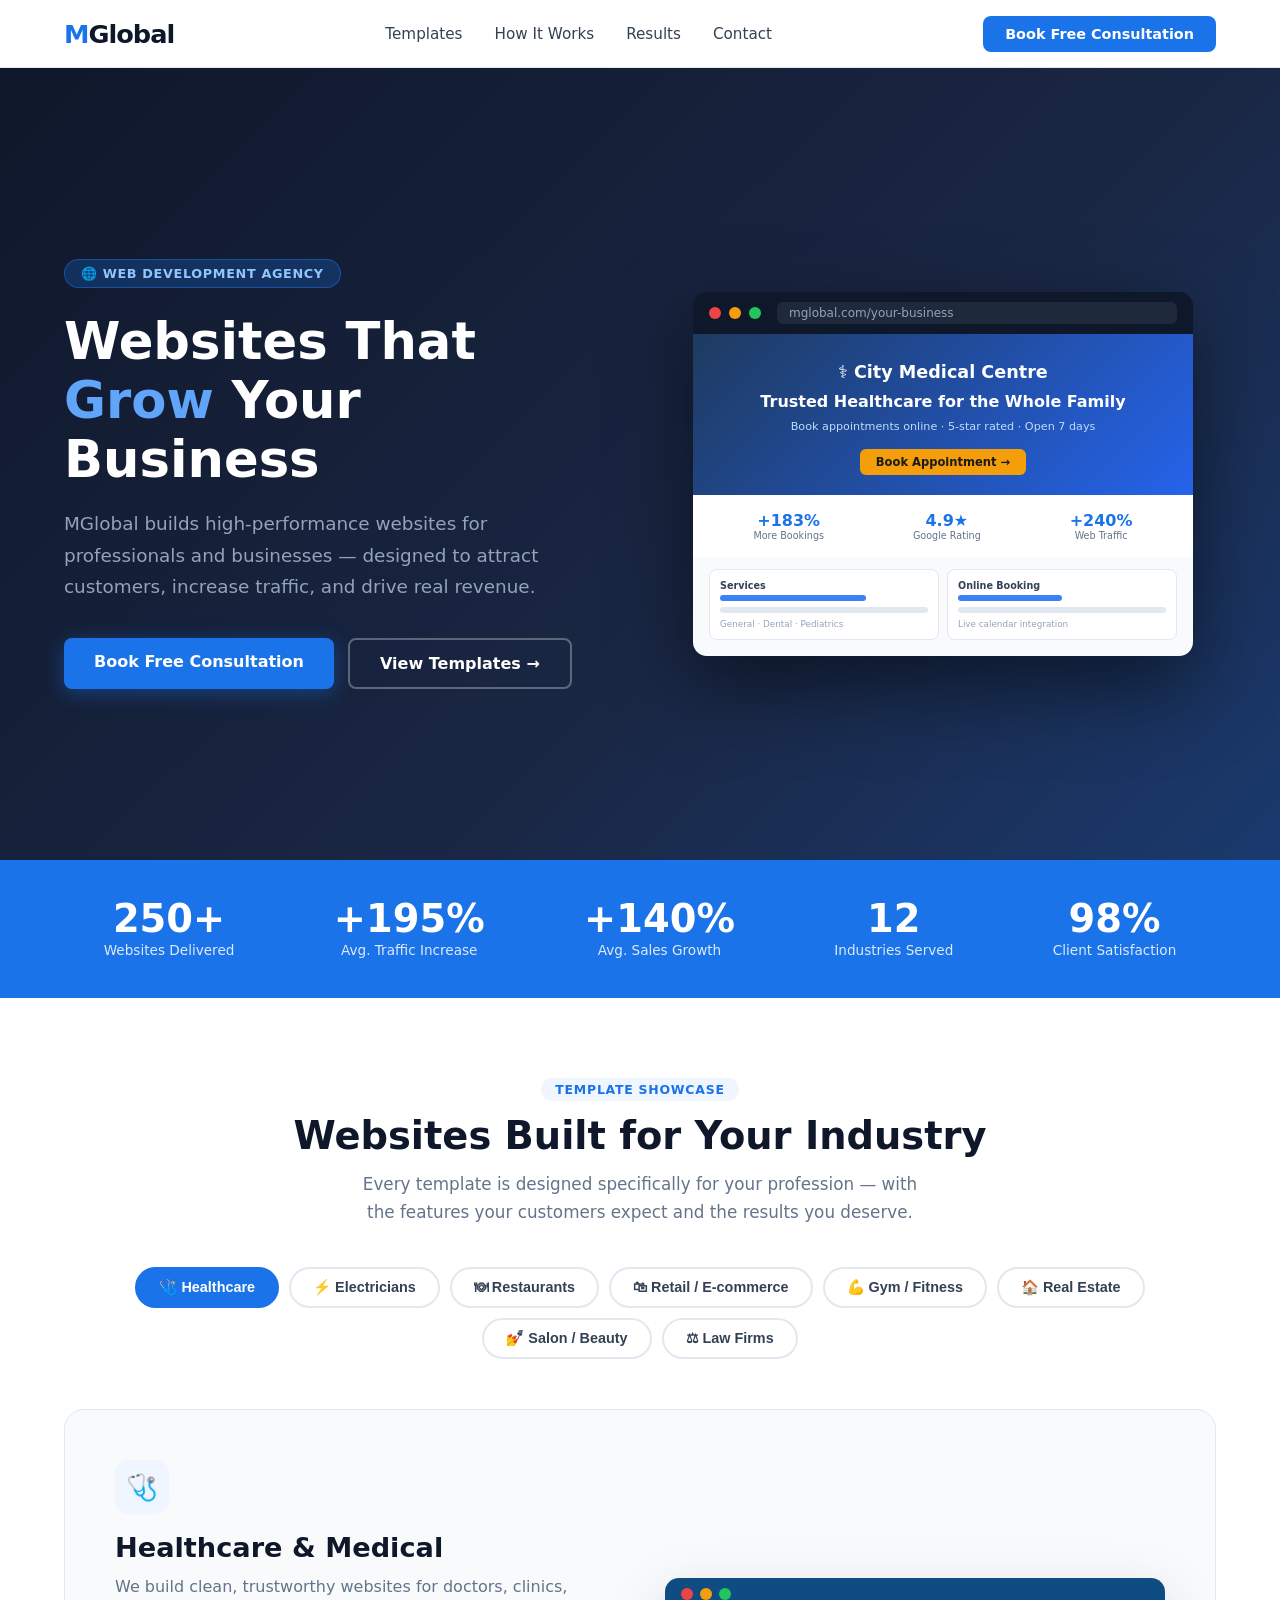
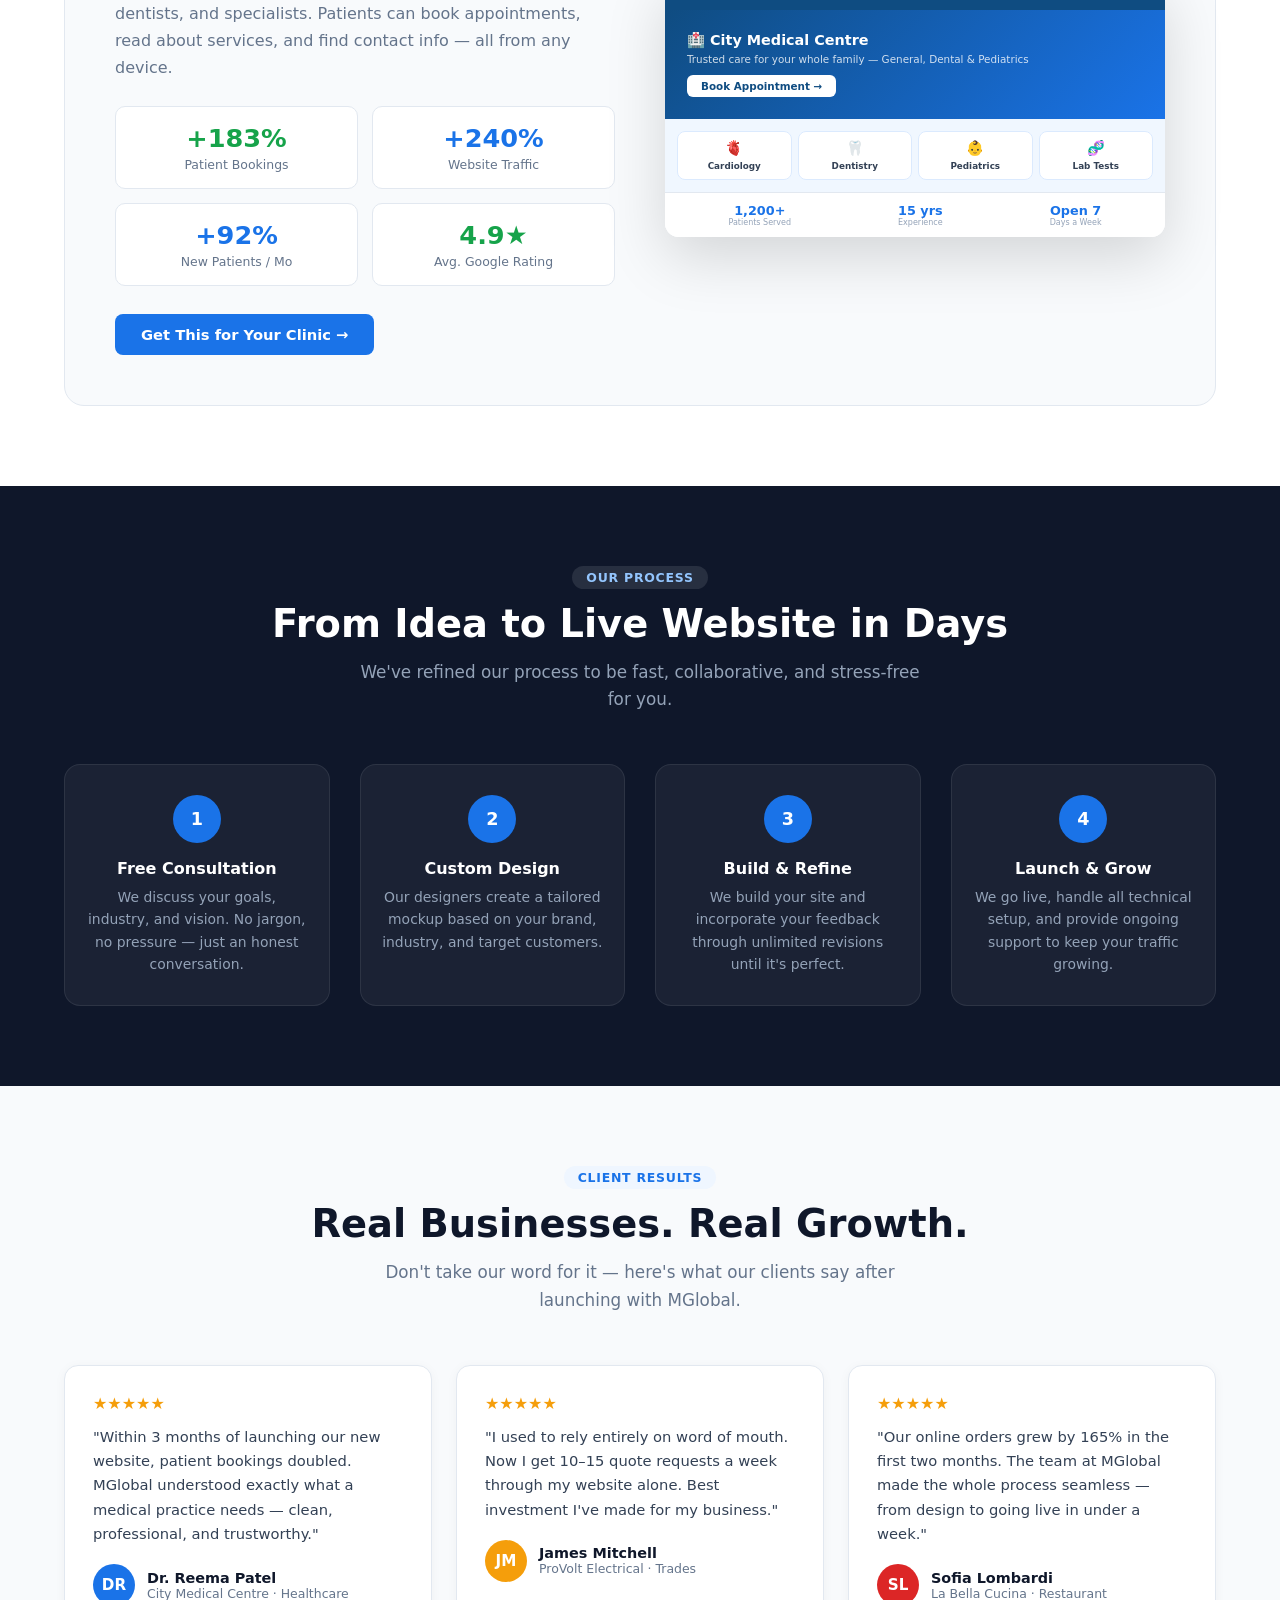
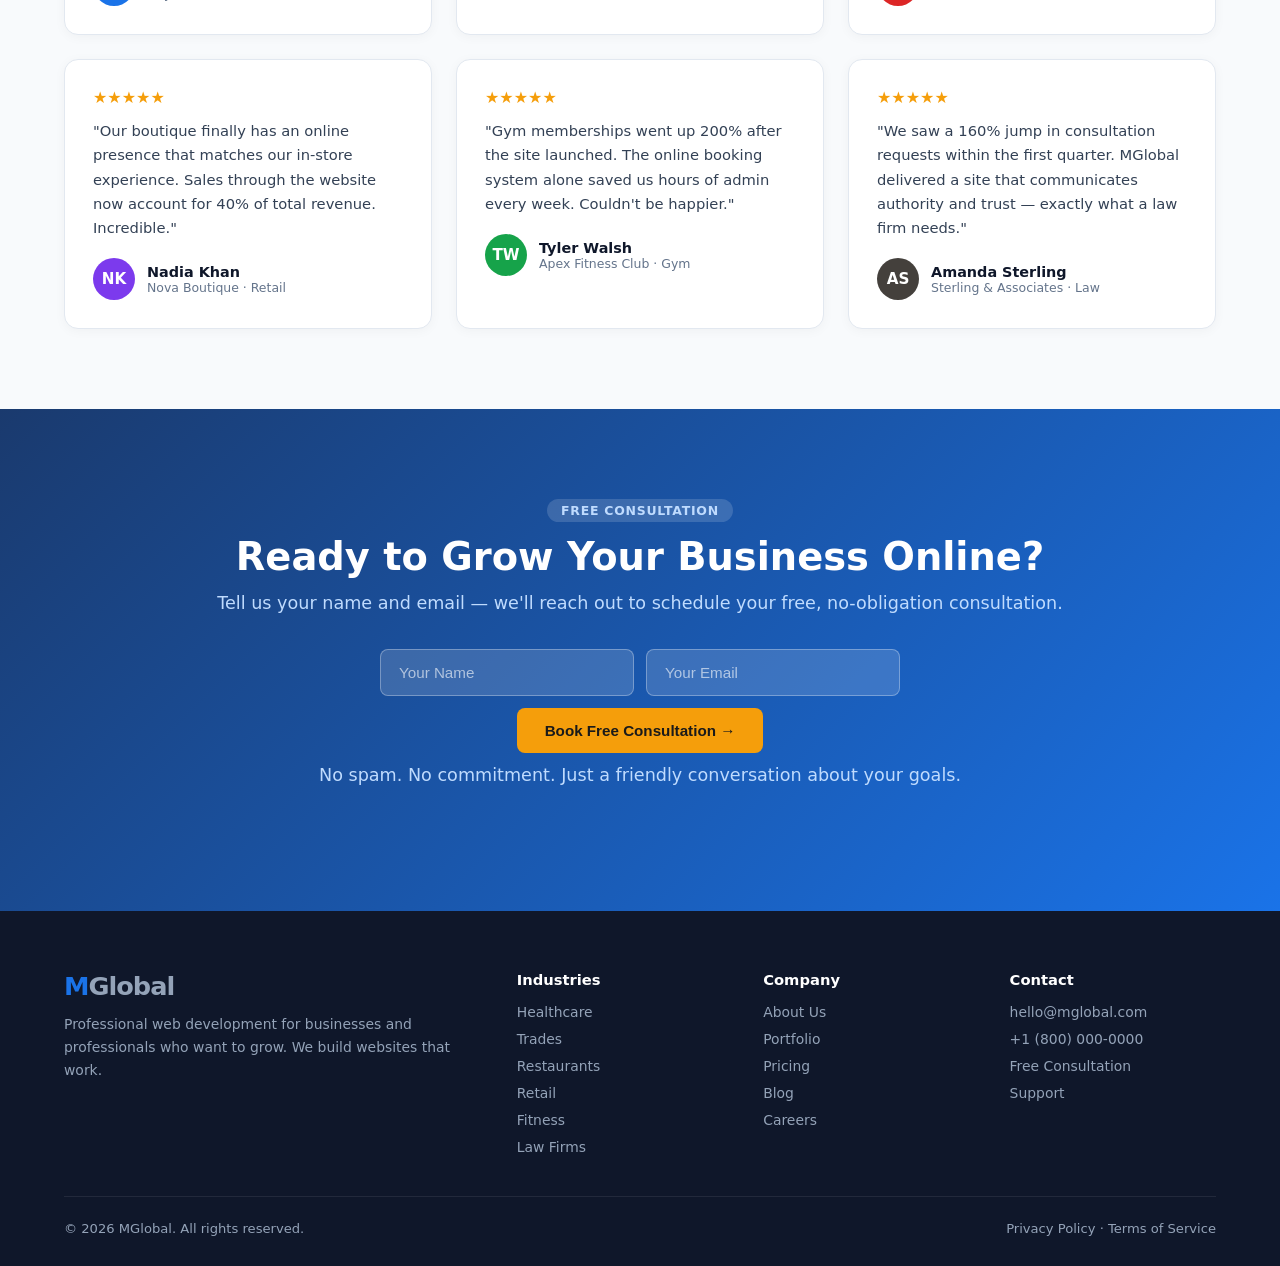
<file: mglobal.html>
<!DOCTYPE html>
<html lang="en">
<head>
  <meta charset="UTF-8" />
  <meta name="viewport" content="width=device-width, initial-scale=1.0"/>
  <title>MGlobal — Web Development for Every Business</title>
  <style>
    :root {
      --primary: #1a73e8;
      --primary-dark: #1558b0;
      --accent: #0d47a1;
      --dark: #0f172a;
      --mid: #1e293b;
      --light-bg: #f8fafc;
      --border: #e2e8f0;
      --text: #334155;
      --muted: #64748b;
      --white: #ffffff;
      --green: #16a34a;
      --radius: 12px;
    }

    * { box-sizing: border-box; margin: 0; padding: 0; }
    html { scroll-behavior: smooth; }
    body { font-family: 'Segoe UI', system-ui, sans-serif; color: var(--text); background: var(--white); }

    /* ── NAV ── */
    nav {
      position: sticky; top: 0; z-index: 100;
      background: rgba(255,255,255,0.97);
      border-bottom: 1px solid var(--border);
      backdrop-filter: blur(8px);
      padding: 0 5%;
      display: flex; align-items: center; justify-content: space-between;
      height: 68px;
    }
    .logo { font-size: 1.6rem; font-weight: 800; color: var(--primary); letter-spacing: -1px; }
    .logo span { color: var(--dark); }
    .nav-links { display: flex; gap: 32px; list-style: none; }
    .nav-links a { text-decoration: none; color: var(--text); font-weight: 500; font-size: .95rem; transition: color .2s; }
    .nav-links a:hover { color: var(--primary); }
    .nav-cta {
      background: var(--primary); color: var(--white);
      padding: 10px 22px; border-radius: 8px; text-decoration: none;
      font-weight: 600; font-size: .9rem; transition: background .2s;
    }
    .nav-cta:hover { background: var(--primary-dark); }

    /* ── HERO ── */
    .hero {
      background: linear-gradient(135deg, #0f172a 0%, #1a2744 60%, #1a3a6e 100%);
      color: var(--white); padding: 100px 5% 80px;
      display: flex; align-items: center; gap: 60px;
      min-height: 88vh;
    }
    .hero-text { flex: 1; max-width: 580px; }
    .hero-badge {
      display: inline-block;
      background: rgba(26,115,232,.25); border: 1px solid rgba(26,115,232,.5);
      color: #93c5fd; padding: 6px 16px; border-radius: 100px;
      font-size: .8rem; font-weight: 600; letter-spacing: .05em;
      margin-bottom: 24px; text-transform: uppercase;
    }
    .hero h1 {
      font-size: clamp(2.2rem, 4vw, 3.6rem);
      font-weight: 800; line-height: 1.15;
      margin-bottom: 20px;
    }
    .hero h1 .highlight { color: #60a5fa; }
    .hero p {
      font-size: 1.15rem; color: #94a3b8;
      line-height: 1.7; margin-bottom: 36px; max-width: 480px;
    }
    .hero-btns { display: flex; gap: 14px; flex-wrap: wrap; }
    .btn-primary {
      background: var(--primary); color: white;
      padding: 14px 30px; border-radius: 8px; text-decoration: none;
      font-weight: 700; font-size: 1rem; transition: all .2s;
      box-shadow: 0 4px 20px rgba(26,115,232,.4);
    }
    .btn-primary:hover { background: #2563eb; transform: translateY(-2px); }
    .btn-outline {
      border: 2px solid rgba(255,255,255,.3); color: white;
      padding: 14px 30px; border-radius: 8px; text-decoration: none;
      font-weight: 600; font-size: 1rem; transition: all .2s;
    }
    .btn-outline:hover { border-color: white; background: rgba(255,255,255,.08); }
    .hero-visual { flex: 1; display: flex; justify-content: center; }
    .browser-mock {
      background: #1e293b; border-radius: 14px;
      width: 100%; max-width: 500px;
      box-shadow: 0 30px 80px rgba(0,0,0,.5);
      overflow: hidden;
    }
    .browser-bar {
      background: #0f172a; padding: 10px 16px;
      display: flex; align-items: center; gap: 8px;
    }
    .dot { width: 12px; height: 12px; border-radius: 50%; }
    .dot.r { background: #ef4444; } .dot.y { background: #f59e0b; } .dot.g { background: #22c55e; }
    .url-bar {
      flex: 1; background: #1e293b; border-radius: 6px;
      padding: 4px 12px; color: #94a3b8; font-size: .75rem; margin-left: 8px;
    }
    .browser-content { padding: 0; }
    /* Mini hero website mock */
    .mock-site-hero {
      background: linear-gradient(135deg, #1e3a5f, #2563eb);
      padding: 28px 24px 20px; text-align: center;
    }
    .mock-site-hero .m-logo { color: white; font-weight: 800; font-size: 1.1rem; margin-bottom: 10px; }
    .mock-site-hero h3 { color: white; font-size: 1rem; margin-bottom: 6px; }
    .mock-site-hero p { color: #bfdbfe; font-size: .7rem; margin-bottom: 12px; }
    .mock-btn { background: #f59e0b; color: #1a1a1a; padding: 6px 16px; border-radius: 6px; font-size: .72rem; font-weight: 700; display: inline-block; }
    .mock-stats-row {
      display: flex; justify-content: space-around;
      padding: 16px; background: white;
    }
    .mock-stat { text-align: center; }
    .mock-stat .val { font-size: 1rem; font-weight: 800; color: var(--primary); }
    .mock-stat .lbl { font-size: .6rem; color: #64748b; }
    .mock-cards { display: flex; gap: 8px; padding: 12px 16px 16px; background: #f8fafc; }
    .mock-card { flex: 1; background: white; border-radius: 8px; padding: 10px; border: 1px solid #e2e8f0; }
    .mock-card .mc-bar { height: 6px; border-radius: 3px; background: #e2e8f0; margin-bottom: 6px; }
    .mock-card .mc-bar.blue { background: #3b82f6; width: 70%; }
    .mock-card .mc-bar.short { width: 50%; }
    .mock-card .mc-t { font-size: .6rem; font-weight: 700; color: #334155; margin-bottom: 4px; }
    .mock-card .mc-p { font-size: .55rem; color: #94a3b8; }

    /* ── STATS BAND ── */
    .stats-band {
      background: var(--primary); color: white;
      display: flex; justify-content: space-around; flex-wrap: wrap;
      padding: 40px 5%; gap: 20px;
    }
    .stat-item { text-align: center; }
    .stat-item .num { font-size: 2.4rem; font-weight: 800; line-height: 1; }
    .stat-item .lbl { font-size: .85rem; opacity: .85; margin-top: 4px; }

    /* ── SECTION SHARED ── */
    section { padding: 80px 5%; }
    .section-tag {
      display: inline-block;
      background: #eff6ff; color: var(--primary);
      padding: 4px 14px; border-radius: 100px;
      font-size: .78rem; font-weight: 700;
      text-transform: uppercase; letter-spacing: .06em;
      margin-bottom: 12px;
    }
    h2.section-title {
      font-size: clamp(1.8rem, 3vw, 2.6rem);
      font-weight: 800; color: var(--dark);
      margin-bottom: 12px; line-height: 1.2;
    }
    .section-sub { color: var(--muted); font-size: 1.05rem; max-width: 560px; line-height: 1.65; }
    .center { text-align: center; }
    .center .section-sub { margin: 0 auto; }

    /* ── CATEGORIES TABS ── */
    .tabs-wrap { display: flex; justify-content: center; flex-wrap: wrap; gap: 10px; margin: 40px 0 50px; }
    .tab-btn {
      padding: 10px 22px; border-radius: 100px;
      border: 2px solid var(--border); background: white;
      font-size: .9rem; font-weight: 600; cursor: pointer;
      color: var(--text); transition: all .2s;
    }
    .tab-btn:hover, .tab-btn.active {
      border-color: var(--primary); background: var(--primary); color: white;
    }

    /* ── CATEGORY CARD ── */
    .category-panel { display: none; }
    .category-panel.active { display: block; }
    .cat-layout {
      display: grid; grid-template-columns: 1fr 1fr;
      gap: 50px; align-items: center;
      background: var(--light-bg); border-radius: 20px;
      padding: 50px; border: 1px solid var(--border);
    }
    .cat-info .cat-icon {
      width: 54px; height: 54px; border-radius: 14px;
      display: flex; align-items: center; justify-content: center;
      font-size: 1.6rem; margin-bottom: 18px;
    }
    .cat-info h3 { font-size: 1.7rem; font-weight: 800; color: var(--dark); margin-bottom: 10px; }
    .cat-info p { color: var(--muted); line-height: 1.7; margin-bottom: 24px; }
    .results-grid { display: grid; grid-template-columns: 1fr 1fr; gap: 14px; margin-bottom: 28px; }
    .result-box {
      background: white; border-radius: 10px; padding: 16px;
      border: 1px solid var(--border); text-align: center;
    }
    .result-box .r-val { font-size: 1.6rem; font-weight: 800; color: var(--green); }
    .result-box .r-lbl { font-size: .78rem; color: var(--muted); margin-top: 4px; }
    .result-box.blue .r-val { color: var(--primary); }
    .template-link {
      display: inline-block; background: var(--primary); color: white;
      padding: 12px 26px; border-radius: 8px; text-decoration: none;
      font-weight: 700; font-size: .92rem; transition: all .2s;
    }
    .template-link:hover { background: var(--primary-dark); transform: translateY(-1px); }

    /* Template preview */
    .template-preview { border-radius: 14px; overflow: hidden; box-shadow: 0 20px 60px rgba(0,0,0,.15); }
    .tp-bar {
      padding: 10px 16px; display: flex; align-items: center; gap: 7px;
    }
    .tp-content { background: white; }

    /* ─ Doctor template ─ */
    .tp-doctor .tp-bar { background: #0f4c81; }
    .tp-doctor .tp-hero { background: linear-gradient(135deg,#0f4c81,#1a73e8); padding: 22px; color:white; }
    .tp-doctor .tp-hero h4 { font-size: .9rem; margin-bottom: 4px; }
    .tp-doctor .tp-hero p { font-size: .65rem; opacity: .8; margin-bottom: 10px; }
    .tp-doctor .tp-hero .tp-btn { background: white; color: #0f4c81; padding: 5px 14px; border-radius: 6px; font-size: .65rem; font-weight: 700; display: inline-block; }
    .tp-doctor .tp-services { display: flex; gap: 6px; padding: 12px; background: #f0f7ff; }
    .tp-doctor .tp-service { flex:1; background: white; border-radius: 8px; padding: 8px; text-align:center; border: 1px solid #dbeafe; }
    .tp-doctor .tp-service .s-icon { font-size: .9rem; }
    .tp-doctor .tp-service .s-name { font-size: .55rem; color: #334155; margin-top: 4px; font-weight: 600; }
    .tp-doctor .tp-stats { display: flex; justify-content: space-around; padding: 10px; background: white; border-top: 1px solid #e2e8f0; }
    .tp-stat { text-align:center; }
    .tp-stat .tv { font-size: .8rem; font-weight: 800; color: #1a73e8; }
    .tp-stat .tl { font-size: .5rem; color: #94a3b8; }

    /* ─ Electrician template ─ */
    .tp-elec .tp-bar { background: #1a1a1a; }
    .tp-elec .tp-hero { background: linear-gradient(135deg,#1a1a1a,#f59e0b); padding: 22px; color:white; }
    .tp-elec .tp-hero h4 { font-size: .9rem; margin-bottom: 4px; }
    .tp-elec .tp-hero p { font-size: .65rem; opacity: .85; margin-bottom: 10px; }
    .tp-elec .tp-hero .tp-btn { background: #f59e0b; color: #1a1a1a; padding: 5px 14px; border-radius: 6px; font-size: .65rem; font-weight: 700; display: inline-block; }
    .tp-elec .tp-services { display: flex; gap: 6px; padding: 12px; background: #fffbeb; }
    .tp-elec .tp-service { flex:1; background: white; border-radius: 8px; padding: 8px; text-align:center; border: 1px solid #fde68a; }
    .tp-elec .tp-service .s-icon { font-size: .9rem; }
    .tp-elec .tp-service .s-name { font-size: .55rem; color: #334155; margin-top: 4px; font-weight: 600; }
    .tp-elec .tp-stats { display: flex; justify-content: space-around; padding: 10px; background: white; border-top: 1px solid #e2e8f0; }

    /* ─ Restaurant template ─ */
    .tp-rest .tp-bar { background: #7c1d1d; }
    .tp-rest .tp-hero { background: linear-gradient(135deg,#7c1d1d,#dc2626); padding: 22px; color:white; }
    .tp-rest .tp-hero h4 { font-size: .9rem; margin-bottom: 4px; }
    .tp-rest .tp-hero p { font-size: .65rem; opacity: .85; margin-bottom: 10px; }
    .tp-rest .tp-hero .tp-btn { background: #fbbf24; color: #7c1d1d; padding: 5px 14px; border-radius: 6px; font-size: .65rem; font-weight: 700; display: inline-block; }
    .tp-rest .tp-services { display: flex; gap: 6px; padding: 12px; background: #fff5f5; }
    .tp-rest .tp-service { flex:1; background: white; border-radius: 8px; padding: 8px; text-align:center; border: 1px solid #fecaca; }
    .tp-rest .tp-service .s-icon { font-size: .9rem; }
    .tp-rest .tp-service .s-name { font-size: .55rem; color: #334155; margin-top: 4px; font-weight: 600; }
    .tp-rest .tp-stats { display: flex; justify-content: space-around; padding: 10px; background: white; border-top: 1px solid #e2e8f0; }

    /* ─ Retail template ─ */
    .tp-retail .tp-bar { background: #312e81; }
    .tp-retail .tp-hero { background: linear-gradient(135deg,#312e81,#7c3aed); padding: 22px; color:white; }
    .tp-retail .tp-hero h4 { font-size: .9rem; margin-bottom: 4px; }
    .tp-retail .tp-hero p { font-size: .65rem; opacity: .85; margin-bottom: 10px; }
    .tp-retail .tp-hero .tp-btn { background: #f472b6; color: white; padding: 5px 14px; border-radius: 6px; font-size: .65rem; font-weight: 700; display: inline-block; }
    .tp-retail .tp-services { display: flex; gap: 6px; padding: 12px; background: #f5f3ff; }
    .tp-retail .tp-service { flex:1; background: white; border-radius: 8px; padding: 8px; text-align:center; border: 1px solid #ddd6fe; }
    .tp-retail .tp-service .s-icon { font-size: .9rem; }
    .tp-retail .tp-service .s-name { font-size: .55rem; color: #334155; margin-top: 4px; font-weight: 600; }
    .tp-retail .tp-stats { display: flex; justify-content: space-around; padding: 10px; background: white; border-top: 1px solid #e2e8f0; }

    /* ─ Gym template ─ */
    .tp-gym .tp-bar { background: #1a1a1a; }
    .tp-gym .tp-hero { background: linear-gradient(135deg,#1a1a1a,#16a34a); padding: 22px; color:white; }
    .tp-gym .tp-hero h4 { font-size: .9rem; margin-bottom: 4px; }
    .tp-gym .tp-hero p { font-size: .65rem; opacity: .85; margin-bottom: 10px; }
    .tp-gym .tp-hero .tp-btn { background: #22c55e; color: white; padding: 5px 14px; border-radius: 6px; font-size: .65rem; font-weight: 700; display: inline-block; }
    .tp-gym .tp-services { display: flex; gap: 6px; padding: 12px; background: #f0fdf4; }
    .tp-gym .tp-service { flex:1; background: white; border-radius: 8px; padding: 8px; text-align:center; border: 1px solid #bbf7d0; }
    .tp-gym .tp-service .s-icon { font-size: .9rem; }
    .tp-gym .tp-service .s-name { font-size: .55rem; color: #334155; margin-top: 4px; font-weight: 600; }
    .tp-gym .tp-stats { display: flex; justify-content: space-around; padding: 10px; background: white; border-top: 1px solid #e2e8f0; }

    /* ─ Real Estate template ─ */
    .tp-realty .tp-bar { background: #14532d; }
    .tp-realty .tp-hero { background: linear-gradient(135deg,#14532d,#059669); padding: 22px; color:white; }
    .tp-realty .tp-hero h4 { font-size: .9rem; margin-bottom: 4px; }
    .tp-realty .tp-hero p { font-size: .65rem; opacity: .85; margin-bottom: 10px; }
    .tp-realty .tp-hero .tp-btn { background: #f59e0b; color: #1a1a1a; padding: 5px 14px; border-radius: 6px; font-size: .65rem; font-weight: 700; display: inline-block; }
    .tp-realty .tp-services { display: flex; gap: 6px; padding: 12px; background: #ecfdf5; }
    .tp-realty .tp-service { flex:1; background: white; border-radius: 8px; padding: 8px; text-align:center; border: 1px solid #a7f3d0; }
    .tp-realty .tp-service .s-icon { font-size: .9rem; }
    .tp-realty .tp-service .s-name { font-size: .55rem; color: #334155; margin-top: 4px; font-weight: 600; }
    .tp-realty .tp-stats { display: flex; justify-content: space-around; padding: 10px; background: white; border-top: 1px solid #e2e8f0; }

    /* ─ Salon template ─ */
    .tp-salon .tp-bar { background: #831843; }
    .tp-salon .tp-hero { background: linear-gradient(135deg,#831843,#db2777); padding: 22px; color:white; }
    .tp-salon .tp-hero h4 { font-size: .9rem; margin-bottom: 4px; }
    .tp-salon .tp-hero p { font-size: .65rem; opacity: .85; margin-bottom: 10px; }
    .tp-salon .tp-hero .tp-btn { background: white; color: #831843; padding: 5px 14px; border-radius: 6px; font-size: .65rem; font-weight: 700; display: inline-block; }
    .tp-salon .tp-services { display: flex; gap: 6px; padding: 12px; background: #fff0f6; }
    .tp-salon .tp-service { flex:1; background: white; border-radius: 8px; padding: 8px; text-align:center; border: 1px solid #fbcfe8; }
    .tp-salon .tp-service .s-icon { font-size: .9rem; }
    .tp-salon .tp-service .s-name { font-size: .55rem; color: #334155; margin-top: 4px; font-weight: 600; }
    .tp-salon .tp-stats { display: flex; justify-content: space-around; padding: 10px; background: white; border-top: 1px solid #e2e8f0; }

    /* ─ Lawyer template ─ */
    .tp-law .tp-bar { background: #1c1917; }
    .tp-law .tp-hero { background: linear-gradient(135deg,#1c1917,#44403c); padding: 22px; color:white; }
    .tp-law .tp-hero h4 { font-size: .9rem; margin-bottom: 4px; }
    .tp-law .tp-hero p { font-size: .65rem; opacity: .85; margin-bottom: 10px; }
    .tp-law .tp-hero .tp-btn { background: #d97706; color: white; padding: 5px 14px; border-radius: 6px; font-size: .65rem; font-weight: 700; display: inline-block; }
    .tp-law .tp-services { display: flex; gap: 6px; padding: 12px; background: #fafaf9; }
    .tp-law .tp-service { flex:1; background: white; border-radius: 8px; padding: 8px; text-align:center; border: 1px solid #e7e5e4; }
    .tp-law .tp-service .s-icon { font-size: .9rem; }
    .tp-law .tp-service .s-name { font-size: .55rem; color: #334155; margin-top: 4px; font-weight: 600; }
    .tp-law .tp-stats { display: flex; justify-content: space-around; padding: 10px; background: white; border-top: 1px solid #e2e8f0; }

    /* ── HOW IT WORKS ── */
    .how-section { background: var(--dark); color: white; padding: 80px 5%; }
    .how-section h2 { color: white; }
    .how-section .section-sub { color: #94a3b8; }
    .steps { display: grid; grid-template-columns: repeat(4, 1fr); gap: 30px; margin-top: 50px; }
    .step { text-align: center; padding: 30px 20px; background: rgba(255,255,255,.05); border-radius: 16px; border: 1px solid rgba(255,255,255,.08); }
    .step-num {
      width: 48px; height: 48px; border-radius: 50%;
      background: var(--primary); color: white;
      display: flex; align-items: center; justify-content: center;
      font-weight: 800; font-size: 1.1rem; margin: 0 auto 16px;
    }
    .step h4 { font-size: 1rem; font-weight: 700; margin-bottom: 8px; }
    .step p { color: #94a3b8; font-size: .87rem; line-height: 1.6; }

    /* ── TESTIMONIALS ── */
    .testimonials { background: var(--light-bg); }
    .testimonials-grid { display: grid; grid-template-columns: repeat(3, 1fr); gap: 24px; margin-top: 50px; }
    .tcard {
      background: white; border-radius: 14px; padding: 28px;
      border: 1px solid var(--border);
      box-shadow: 0 2px 12px rgba(0,0,0,.04);
    }
    .tcard .stars { color: #f59e0b; font-size: 1rem; margin-bottom: 12px; }
    .tcard p { color: var(--text); line-height: 1.65; font-size: .92rem; margin-bottom: 18px; }
    .tcard .author { display: flex; align-items: center; gap: 12px; }
    .tcard .avatar {
      width: 42px; height: 42px; border-radius: 50%;
      display: flex; align-items: center; justify-content: center;
      font-weight: 700; font-size: .95rem; color: white;
    }
    .tcard .author-info .name { font-weight: 700; font-size: .9rem; color: var(--dark); }
    .tcard .author-info .role { font-size: .78rem; color: var(--muted); }

    /* ── CTA ── */
    .cta-section {
      background: linear-gradient(135deg, #1a3a6e 0%, #1a73e8 100%);
      color: white; text-align: center; padding: 90px 5%;
    }
    .cta-section h2 { font-size: clamp(1.8rem, 3vw, 2.8rem); font-weight: 800; margin-bottom: 14px; }
    .cta-section p { color: #bfdbfe; font-size: 1.1rem; margin-bottom: 36px; }
    .cta-form {
      display: flex; gap: 12px; max-width: 520px; margin: 0 auto; flex-wrap: wrap; justify-content: center;
    }
    .cta-form input {
      flex: 1; min-width: 200px; padding: 14px 18px;
      border-radius: 8px; border: none; font-size: .95rem;
      background: rgba(255,255,255,.15); color: white; outline: none;
      border: 1px solid rgba(255,255,255,.3);
    }
    .cta-form input::placeholder { color: rgba(255,255,255,.6); }
    .cta-form button {
      background: #f59e0b; color: #1a1a1a;
      padding: 14px 28px; border-radius: 8px;
      border: none; font-weight: 700; font-size: .95rem;
      cursor: pointer; transition: all .2s;
    }
    .cta-form button:hover { background: #fbbf24; transform: translateY(-1px); }
    .cta-note { color: rgba(255,255,255,.5); font-size: .78rem; margin-top: 12px; }

    /* ── FOOTER ── */
    footer {
      background: var(--dark); color: #94a3b8;
      padding: 60px 5% 30px;
    }
    .footer-grid { display: grid; grid-template-columns: 2fr 1fr 1fr 1fr; gap: 40px; margin-bottom: 40px; }
    .footer-brand .logo { margin-bottom: 12px; display: block; }
    .footer-brand p { font-size: .87rem; line-height: 1.65; }
    .footer-col h5 { color: white; font-weight: 700; margin-bottom: 14px; font-size: .92rem; }
    .footer-col ul { list-style: none; display: flex; flex-direction: column; gap: 8px; }
    .footer-col ul a { text-decoration: none; color: #94a3b8; font-size: .87rem; transition: color .2s; }
    .footer-col ul a:hover { color: white; }
    .footer-bottom {
      border-top: 1px solid rgba(255,255,255,.08);
      padding-top: 24px; display: flex; justify-content: space-between;
      font-size: .82rem; flex-wrap: wrap; gap: 8px;
    }

    /* ── RESPONSIVE ── */
    @media (max-width: 900px) {
      .hero { flex-direction: column; padding: 60px 5% 50px; }
      .cat-layout { grid-template-columns: 1fr; }
      .steps { grid-template-columns: 1fr 1fr; }
      .testimonials-grid { grid-template-columns: 1fr; }
      .footer-grid { grid-template-columns: 1fr 1fr; }
    }
    @media (max-width: 600px) {
      .nav-links { display: none; }
      .steps { grid-template-columns: 1fr; }
      .footer-grid { grid-template-columns: 1fr; }
      .results-grid { grid-template-columns: 1fr 1fr; }
    }
  </style>
</head>
<body>

<!-- ── NAVIGATION ── -->
<nav>
  <div class="logo">M<span>Global</span></div>
  <ul class="nav-links">
    <li><a href="#templates">Templates</a></li>
    <li><a href="#how">How It Works</a></li>
    <li><a href="#testimonials">Results</a></li>
    <li><a href="#contact">Contact</a></li>
  </ul>
  <a href="#contact" class="nav-cta">Book Free Consultation</a>
</nav>

<!-- ── HERO ── -->
<section class="hero">
  <div class="hero-text">
    <span class="hero-badge">🌐 Web Development Agency</span>
    <h1>Websites That <span class="highlight">Grow</span> Your Business</h1>
    <p>MGlobal builds high-performance websites for professionals and businesses — designed to attract customers, increase traffic, and drive real revenue.</p>
    <div class="hero-btns">
      <a href="#contact" class="btn-primary">Book Free Consultation</a>
      <a href="#templates" class="btn-outline">View Templates →</a>
    </div>
  </div>
  <div class="hero-visual">
    <div class="browser-mock">
      <div class="browser-bar">
        <div class="dot r"></div><div class="dot y"></div><div class="dot g"></div>
        <div class="url-bar">mglobal.com/your-business</div>
      </div>
      <div class="browser-content">
        <div class="mock-site-hero">
          <div class="m-logo">⚕ City Medical Centre</div>
          <h3>Trusted Healthcare for the Whole Family</h3>
          <p>Book appointments online · 5-star rated · Open 7 days</p>
          <span class="mock-btn">Book Appointment →</span>
        </div>
        <div class="mock-stats-row">
          <div class="mock-stat"><div class="val">+183%</div><div class="lbl">More Bookings</div></div>
          <div class="mock-stat"><div class="val">4.9★</div><div class="lbl">Google Rating</div></div>
          <div class="mock-stat"><div class="val">+240%</div><div class="lbl">Web Traffic</div></div>
        </div>
        <div class="mock-cards">
          <div class="mock-card">
            <div class="mc-t">Services</div>
            <div class="mc-bar blue"></div>
            <div class="mc-bar"></div>
            <div class="mc-p">General · Dental · Pediatrics</div>
          </div>
          <div class="mock-card">
            <div class="mc-t">Online Booking</div>
            <div class="mc-bar blue short"></div>
            <div class="mc-bar"></div>
            <div class="mc-p">Live calendar integration</div>
          </div>
        </div>
      </div>
    </div>
  </div>
</section>

<!-- ── STATS BAND ── -->
<div class="stats-band">
  <div class="stat-item"><div class="num">250+</div><div class="lbl">Websites Delivered</div></div>
  <div class="stat-item"><div class="num">+195%</div><div class="lbl">Avg. Traffic Increase</div></div>
  <div class="stat-item"><div class="num">+140%</div><div class="lbl">Avg. Sales Growth</div></div>
  <div class="stat-item"><div class="num">12</div><div class="lbl">Industries Served</div></div>
  <div class="stat-item"><div class="num">98%</div><div class="lbl">Client Satisfaction</div></div>
</div>

<!-- ── TEMPLATE SHOWCASE ── -->
<section id="templates">
  <div class="center">
    <span class="section-tag">Template Showcase</span>
    <h2 class="section-title">Websites Built for Your Industry</h2>
    <p class="section-sub">Every template is designed specifically for your profession — with the features your customers expect and the results you deserve.</p>
  </div>

  <div class="tabs-wrap">
    <button class="tab-btn active" onclick="showTab('doctor')">🩺 Healthcare</button>
    <button class="tab-btn" onclick="showTab('elec')">⚡ Electricians</button>
    <button class="tab-btn" onclick="showTab('rest')">🍽 Restaurants</button>
    <button class="tab-btn" onclick="showTab('retail')">🛍 Retail / E-commerce</button>
    <button class="tab-btn" onclick="showTab('gym')">💪 Gym / Fitness</button>
    <button class="tab-btn" onclick="showTab('realty')">🏠 Real Estate</button>
    <button class="tab-btn" onclick="showTab('salon')">💅 Salon / Beauty</button>
    <button class="tab-btn" onclick="showTab('law')">⚖ Law Firms</button>
  </div>

  <!-- DOCTOR -->
  <div id="tab-doctor" class="category-panel active">
    <div class="cat-layout">
      <div class="cat-info">
        <div class="cat-icon" style="background:#eff6ff;">🩺</div>
        <h3>Healthcare & Medical</h3>
        <p>We build clean, trustworthy websites for doctors, clinics, dentists, and specialists. Patients can book appointments, read about services, and find contact info — all from any device.</p>
        <div class="results-grid">
          <div class="result-box"><div class="r-val">+183%</div><div class="r-lbl">Patient Bookings</div></div>
          <div class="result-box blue"><div class="r-val">+240%</div><div class="r-lbl">Website Traffic</div></div>
          <div class="result-box blue"><div class="r-val">+92%</div><div class="r-lbl">New Patients / Mo</div></div>
          <div class="result-box"><div class="r-val">4.9★</div><div class="r-lbl">Avg. Google Rating</div></div>
        </div>
        <a href="#contact" class="template-link">Get This for Your Clinic →</a>
      </div>
      <div class="template-preview tp-doctor">
        <div class="tp-bar">
          <div class="dot r"></div><div class="dot y"></div><div class="dot g"></div>
        </div>
        <div class="tp-content">
          <div class="tp-hero">
            <h4>🏥 City Medical Centre</h4>
            <p>Trusted care for your whole family — General, Dental & Pediatrics</p>
            <span class="tp-btn">Book Appointment →</span>
          </div>
          <div class="tp-services">
            <div class="tp-service"><div class="s-icon">🫀</div><div class="s-name">Cardiology</div></div>
            <div class="tp-service"><div class="s-icon">🦷</div><div class="s-name">Dentistry</div></div>
            <div class="tp-service"><div class="s-icon">👶</div><div class="s-name">Pediatrics</div></div>
            <div class="tp-service"><div class="s-icon">🧬</div><div class="s-name">Lab Tests</div></div>
          </div>
          <div class="tp-stats">
            <div class="tp-stat"><div class="tv">1,200+</div><div class="tl">Patients Served</div></div>
            <div class="tp-stat"><div class="tv">15 yrs</div><div class="tl">Experience</div></div>
            <div class="tp-stat"><div class="tv">Open 7</div><div class="tl">Days a Week</div></div>
          </div>
        </div>
      </div>
    </div>
  </div>

  <!-- ELECTRICIAN -->
  <div id="tab-elec" class="category-panel">
    <div class="cat-layout">
      <div class="cat-info">
        <div class="cat-icon" style="background:#fffbeb;">⚡</div>
        <h3>Electricians & Tradespeople</h3>
        <p>Bold, mobile-first websites for electricians, plumbers, HVAC, and other tradespeople. Customers can request quotes, see services, and call you in one tap.</p>
        <div class="results-grid">
          <div class="result-box"><div class="r-val">+210%</div><div class="r-lbl">Quote Requests</div></div>
          <div class="result-box blue"><div class="r-val">+175%</div><div class="r-lbl">Website Traffic</div></div>
          <div class="result-box blue"><div class="r-val">+88%</div><div class="r-lbl">Calls Per Month</div></div>
          <div class="result-box"><div class="r-val">3.5×</div><div class="r-lbl">Revenue Growth</div></div>
        </div>
        <a href="#contact" class="template-link">Get This for Your Trade Business →</a>
      </div>
      <div class="template-preview tp-elec">
        <div class="tp-bar">
          <div class="dot r"></div><div class="dot y"></div><div class="dot g"></div>
        </div>
        <div class="tp-content">
          <div class="tp-hero">
            <h4>⚡ ProVolt Electrical Services</h4>
            <p>Fast, reliable, licensed — Residential & Commercial electricians</p>
            <span class="tp-btn">Get Free Quote →</span>
          </div>
          <div class="tp-services">
            <div class="tp-service"><div class="s-icon">🔌</div><div class="s-name">Installations</div></div>
            <div class="tp-service"><div class="s-icon">🔧</div><div class="s-name">Repairs</div></div>
            <div class="tp-service"><div class="s-icon">💡</div><div class="s-name">Lighting</div></div>
            <div class="tp-service"><div class="s-icon">🏭</div><div class="s-name">Commercial</div></div>
          </div>
          <div class="tp-stats">
            <div class="tp-stat"><div class="tv">500+</div><div class="tl">Jobs Done</div></div>
            <div class="tp-stat"><div class="tv">Same Day</div><div class="tl">Service</div></div>
            <div class="tp-stat"><div class="tv">Licensed</div><div class="tl">& Insured</div></div>
          </div>
        </div>
      </div>
    </div>
  </div>

  <!-- RESTAURANT -->
  <div id="tab-rest" class="category-panel">
    <div class="cat-layout">
      <div class="cat-info">
        <div class="cat-icon" style="background:#fff5f5;">🍽</div>
        <h3>Restaurants & Food</h3>
        <p>Appetizing websites for restaurants, cafes, and catering businesses. Showcase your menu, accept reservations, and run online orders — all beautifully designed.</p>
        <div class="results-grid">
          <div class="result-box"><div class="r-val">+165%</div><div class="r-lbl">Online Orders</div></div>
          <div class="result-box blue"><div class="r-val">+220%</div><div class="r-lbl">Table Reservations</div></div>
          <div class="result-box blue"><div class="r-val">+95%</div><div class="r-lbl">Monthly Traffic</div></div>
          <div class="result-box"><div class="r-val">+78%</div><div class="r-lbl">Revenue Growth</div></div>
        </div>
        <a href="#contact" class="template-link">Get This for Your Restaurant →</a>
      </div>
      <div class="template-preview tp-rest">
        <div class="tp-bar">
          <div class="dot r"></div><div class="dot y"></div><div class="dot g"></div>
        </div>
        <div class="tp-content">
          <div class="tp-hero">
            <h4>🍝 La Bella Cucina</h4>
            <p>Authentic Italian dining — Reserve a table or order online</p>
            <span class="tp-btn">Reserve Table →</span>
          </div>
          <div class="tp-services">
            <div class="tp-service"><div class="s-icon">🍕</div><div class="s-name">Pizzas</div></div>
            <div class="tp-service"><div class="s-icon">🍝</div><div class="s-name">Pasta</div></div>
            <div class="tp-service"><div class="s-icon">🥗</div><div class="s-name">Salads</div></div>
            <div class="tp-service"><div class="s-icon">🍰</div><div class="s-name">Desserts</div></div>
          </div>
          <div class="tp-stats">
            <div class="tp-stat"><div class="tv">4.8★</div><div class="tl">Google Reviews</div></div>
            <div class="tp-stat"><div class="tv">Online</div><div class="tl">Ordering</div></div>
            <div class="tp-stat"><div class="tv">Open</div><div class="tl">Mon – Sun</div></div>
          </div>
        </div>
      </div>
    </div>
  </div>

  <!-- RETAIL -->
  <div id="tab-retail" class="category-panel">
    <div class="cat-layout">
      <div class="cat-info">
        <div class="cat-icon" style="background:#f5f3ff;">🛍</div>
        <h3>Retail & E-commerce</h3>
        <p>Powerful online stores for boutiques, fashion, electronics, and any retail business. We build fast, conversion-optimised stores that turn visitors into buyers.</p>
        <div class="results-grid">
          <div class="result-box"><div class="r-val">+280%</div><div class="r-lbl">Online Sales</div></div>
          <div class="result-box blue"><div class="r-val">+310%</div><div class="r-lbl">Product Views</div></div>
          <div class="result-box blue"><div class="r-val">+145%</div><div class="r-lbl">Monthly Visitors</div></div>
          <div class="result-box"><div class="r-val">4.2×</div><div class="r-lbl">Revenue Growth</div></div>
        </div>
        <a href="#contact" class="template-link">Get This for Your Store →</a>
      </div>
      <div class="template-preview tp-retail">
        <div class="tp-bar">
          <div class="dot r"></div><div class="dot y"></div><div class="dot g"></div>
        </div>
        <div class="tp-content">
          <div class="tp-hero">
            <h4>👗 Nova Boutique</h4>
            <p>Trendy fashion & accessories — Shop online, delivered to your door</p>
            <span class="tp-btn">Shop Now →</span>
          </div>
          <div class="tp-services">
            <div class="tp-service"><div class="s-icon">👗</div><div class="s-name">Women's</div></div>
            <div class="tp-service"><div class="s-icon">👔</div><div class="s-name">Men's</div></div>
            <div class="tp-service"><div class="s-icon">👜</div><div class="s-name">Accessories</div></div>
            <div class="tp-service"><div class="s-icon">🎁</div><div class="s-name">Gift Cards</div></div>
          </div>
          <div class="tp-stats">
            <div class="tp-stat"><div class="tv">500+</div><div class="tl">Products</div></div>
            <div class="tp-stat"><div class="tv">Fast</div><div class="tl">Shipping</div></div>
            <div class="tp-stat"><div class="tv">Secure</div><div class="tl">Checkout</div></div>
          </div>
        </div>
      </div>
    </div>
  </div>

  <!-- GYM -->
  <div id="tab-gym" class="category-panel">
    <div class="cat-layout">
      <div class="cat-info">
        <div class="cat-icon" style="background:#f0fdf4;">💪</div>
        <h3>Gym & Fitness</h3>
        <p>High-energy websites for gyms, personal trainers, yoga studios, and fitness centres. Show your classes, let members sign up, and build your community online.</p>
        <div class="results-grid">
          <div class="result-box"><div class="r-val">+200%</div><div class="r-lbl">Memberships</div></div>
          <div class="result-box blue"><div class="r-val">+255%</div><div class="r-lbl">Class Sign-ups</div></div>
          <div class="result-box blue"><div class="r-val">+130%</div><div class="r-lbl">Monthly Traffic</div></div>
          <div class="result-box"><div class="r-val">3.8×</div><div class="r-lbl">Revenue Growth</div></div>
        </div>
        <a href="#contact" class="template-link">Get This for Your Gym →</a>
      </div>
      <div class="template-preview tp-gym">
        <div class="tp-bar">
          <div class="dot r"></div><div class="dot y"></div><div class="dot g"></div>
        </div>
        <div class="tp-content">
          <div class="tp-hero">
            <h4>💪 Apex Fitness Club</h4>
            <p>Transform your body — Join classes, book PT sessions, track progress</p>
            <span class="tp-btn">Join Today →</span>
          </div>
          <div class="tp-services">
            <div class="tp-service"><div class="s-icon">🏋️</div><div class="s-name">Weights</div></div>
            <div class="tp-service"><div class="s-icon">🧘</div><div class="s-name">Yoga</div></div>
            <div class="tp-service"><div class="s-icon">🥊</div><div class="s-name">Boxing</div></div>
            <div class="tp-service"><div class="s-icon">🏃</div><div class="s-name">Cardio</div></div>
          </div>
          <div class="tp-stats">
            <div class="tp-stat"><div class="tv">800+</div><div class="tl">Members</div></div>
            <div class="tp-stat"><div class="tv">20+</div><div class="tl">Classes / Week</div></div>
            <div class="tp-stat"><div class="tv">Online</div><div class="tl">Booking</div></div>
          </div>
        </div>
      </div>
    </div>
  </div>

  <!-- REAL ESTATE -->
  <div id="tab-realty" class="category-panel">
    <div class="cat-layout">
      <div class="cat-info">
        <div class="cat-icon" style="background:#ecfdf5;">🏠</div>
        <h3>Real Estate</h3>
        <p>Professional property websites for agents, agencies, and developers. Showcase listings, capture leads, and let buyers book viewings — all from one clean, modern site.</p>
        <div class="results-grid">
          <div class="result-box"><div class="r-val">+190%</div><div class="r-lbl">Enquiries</div></div>
          <div class="result-box blue"><div class="r-val">+270%</div><div class="r-lbl">Listing Views</div></div>
          <div class="result-box blue"><div class="r-val">+115%</div><div class="r-lbl">Monthly Traffic</div></div>
          <div class="result-box"><div class="r-val">+65%</div><div class="r-lbl">Properties Sold</div></div>
        </div>
        <a href="#contact" class="template-link">Get This for Your Agency →</a>
      </div>
      <div class="template-preview tp-realty">
        <div class="tp-bar">
          <div class="dot r"></div><div class="dot y"></div><div class="dot g"></div>
        </div>
        <div class="tp-content">
          <div class="tp-hero">
            <h4>🏠 Pinnacle Realty Group</h4>
            <p>Find your dream home — Browse listings, book viewings, sell faster</p>
            <span class="tp-btn">View Listings →</span>
          </div>
          <div class="tp-services">
            <div class="tp-service"><div class="s-icon">🏡</div><div class="s-name">Buy</div></div>
            <div class="tp-service"><div class="s-icon">📋</div><div class="s-name">Sell</div></div>
            <div class="tp-service"><div class="s-icon">🔑</div><div class="s-name">Rent</div></div>
            <div class="tp-service"><div class="s-icon">📊</div><div class="s-name">Valuations</div></div>
          </div>
          <div class="tp-stats">
            <div class="tp-stat"><div class="tv">340+</div><div class="tl">Listings</div></div>
            <div class="tp-stat"><div class="tv">10 yrs</div><div class="tl">Experience</div></div>
            <div class="tp-stat"><div class="tv">Virtual</div><div class="tl">Tours</div></div>
          </div>
        </div>
      </div>
    </div>
  </div>

  <!-- SALON -->
  <div id="tab-salon" class="category-panel">
    <div class="cat-layout">
      <div class="cat-info">
        <div class="cat-icon" style="background:#fff0f6;">💅</div>
        <h3>Salon & Beauty</h3>
        <p>Elegant websites for hair salons, nail studios, spas, and beauty therapists. Let clients browse services, view your portfolio, and book appointments 24/7.</p>
        <div class="results-grid">
          <div class="result-box"><div class="r-val">+175%</div><div class="r-lbl">Appointments</div></div>
          <div class="result-box blue"><div class="r-val">+230%</div><div class="r-lbl">Portfolio Views</div></div>
          <div class="result-box blue"><div class="r-val">+120%</div><div class="r-lbl">Monthly Traffic</div></div>
          <div class="result-box"><div class="r-val">+90%</div><div class="r-lbl">Revenue Growth</div></div>
        </div>
        <a href="#contact" class="template-link">Get This for Your Salon →</a>
      </div>
      <div class="template-preview tp-salon">
        <div class="tp-bar">
          <div class="dot r"></div><div class="dot y"></div><div class="dot g"></div>
        </div>
        <div class="tp-content">
          <div class="tp-hero">
            <h4>💅 Glam Studio</h4>
            <p>Premium beauty services — Hair, nails, skin & more. Book online now!</p>
            <span class="tp-btn">Book Now →</span>
          </div>
          <div class="tp-services">
            <div class="tp-service"><div class="s-icon">✂️</div><div class="s-name">Haircuts</div></div>
            <div class="tp-service"><div class="s-icon">💄</div><div class="s-name">Makeup</div></div>
            <div class="tp-service"><div class="s-icon">💅</div><div class="s-name">Nails</div></div>
            <div class="tp-service"><div class="s-icon">🛁</div><div class="s-name">Spa</div></div>
          </div>
          <div class="tp-stats">
            <div class="tp-stat"><div class="tv">5★</div><div class="tl">Rated</div></div>
            <div class="tp-stat"><div class="tv">Online</div><div class="tl">Booking</div></div>
            <div class="tp-stat"><div class="tv">Gift</div><div class="tl">Vouchers</div></div>
          </div>
        </div>
      </div>
    </div>
  </div>

  <!-- LAW -->
  <div id="tab-law" class="category-panel">
    <div class="cat-layout">
      <div class="cat-info">
        <div class="cat-icon" style="background:#fafaf9;">⚖</div>
        <h3>Law Firms</h3>
        <p>Authoritative, trust-building websites for solicitors, barristers, and law practices. Communicate expertise, showcase case wins, and let potential clients reach you easily.</p>
        <div class="results-grid">
          <div class="result-box"><div class="r-val">+160%</div><div class="r-lbl">Consultations</div></div>
          <div class="result-box blue"><div class="r-val">+195%</div><div class="r-lbl">Case Enquiries</div></div>
          <div class="result-box blue"><div class="r-val">+140%</div><div class="r-lbl">Monthly Traffic</div></div>
          <div class="result-box"><div class="r-val">2.9×</div><div class="r-lbl">Client Growth</div></div>
        </div>
        <a href="#contact" class="template-link">Get This for Your Firm →</a>
      </div>
      <div class="template-preview tp-law">
        <div class="tp-bar">
          <div class="dot r"></div><div class="dot y"></div><div class="dot g"></div>
        </div>
        <div class="tp-content">
          <div class="tp-hero">
            <h4>⚖ Sterling & Associates</h4>
            <p>Expert legal counsel — Corporate, Family & Criminal law. Free initial consult.</p>
            <span class="tp-btn">Free Consultation →</span>
          </div>
          <div class="tp-services">
            <div class="tp-service"><div class="s-icon">🏢</div><div class="s-name">Corporate</div></div>
            <div class="tp-service"><div class="s-icon">👨‍👩‍👧</div><div class="s-name">Family</div></div>
            <div class="tp-service"><div class="s-icon">🔒</div><div class="s-name">Criminal</div></div>
            <div class="tp-service"><div class="s-icon">📝</div><div class="s-name">Contracts</div></div>
          </div>
          <div class="tp-stats">
            <div class="tp-stat"><div class="tv">20+ yrs</div><div class="tl">Experience</div></div>
            <div class="tp-stat"><div class="tv">95%</div><div class="tl">Success Rate</div></div>
            <div class="tp-stat"><div class="tv">Free</div><div class="tl">Consultation</div></div>
          </div>
        </div>
      </div>
    </div>
  </div>
</section>

<!-- ── HOW IT WORKS ── -->
<section class="how-section" id="how">
  <div class="center">
    <span class="section-tag" style="background:rgba(255,255,255,.1);color:#93c5fd;">Our Process</span>
    <h2 class="section-title">From Idea to Live Website in Days</h2>
    <p class="section-sub">We've refined our process to be fast, collaborative, and stress-free for you.</p>
  </div>
  <div class="steps">
    <div class="step">
      <div class="step-num">1</div>
      <h4>Free Consultation</h4>
      <p>We discuss your goals, industry, and vision. No jargon, no pressure — just an honest conversation.</p>
    </div>
    <div class="step">
      <div class="step-num">2</div>
      <h4>Custom Design</h4>
      <p>Our designers create a tailored mockup based on your brand, industry, and target customers.</p>
    </div>
    <div class="step">
      <div class="step-num">3</div>
      <h4>Build & Refine</h4>
      <p>We build your site and incorporate your feedback through unlimited revisions until it's perfect.</p>
    </div>
    <div class="step">
      <div class="step-num">4</div>
      <h4>Launch & Grow</h4>
      <p>We go live, handle all technical setup, and provide ongoing support to keep your traffic growing.</p>
    </div>
  </div>
</section>

<!-- ── TESTIMONIALS ── -->
<section class="testimonials" id="testimonials">
  <div class="center">
    <span class="section-tag">Client Results</span>
    <h2 class="section-title">Real Businesses. Real Growth.</h2>
    <p class="section-sub">Don't take our word for it — here's what our clients say after launching with MGlobal.</p>
  </div>
  <div class="testimonials-grid">
    <div class="tcard">
      <div class="stars">★★★★★</div>
      <p>"Within 3 months of launching our new website, patient bookings doubled. MGlobal understood exactly what a medical practice needs — clean, professional, and trustworthy."</p>
      <div class="author">
        <div class="avatar" style="background:#1a73e8;">DR</div>
        <div class="author-info">
          <div class="name">Dr. Reema Patel</div>
          <div class="role">City Medical Centre · Healthcare</div>
        </div>
      </div>
    </div>
    <div class="tcard">
      <div class="stars">★★★★★</div>
      <p>"I used to rely entirely on word of mouth. Now I get 10–15 quote requests a week through my website alone. Best investment I've made for my business."</p>
      <div class="author">
        <div class="avatar" style="background:#f59e0b;">JM</div>
        <div class="author-info">
          <div class="name">James Mitchell</div>
          <div class="role">ProVolt Electrical · Trades</div>
        </div>
      </div>
    </div>
    <div class="tcard">
      <div class="stars">★★★★★</div>
      <p>"Our online orders grew by 165% in the first two months. The team at MGlobal made the whole process seamless — from design to going live in under a week."</p>
      <div class="author">
        <div class="avatar" style="background:#dc2626;">SL</div>
        <div class="author-info">
          <div class="name">Sofia Lombardi</div>
          <div class="role">La Bella Cucina · Restaurant</div>
        </div>
      </div>
    </div>
    <div class="tcard">
      <div class="stars">★★★★★</div>
      <p>"Our boutique finally has an online presence that matches our in-store experience. Sales through the website now account for 40% of total revenue. Incredible."</p>
      <div class="author">
        <div class="avatar" style="background:#7c3aed;">NK</div>
        <div class="author-info">
          <div class="name">Nadia Khan</div>
          <div class="role">Nova Boutique · Retail</div>
        </div>
      </div>
    </div>
    <div class="tcard">
      <div class="stars">★★★★★</div>
      <p>"Gym memberships went up 200% after the site launched. The online booking system alone saved us hours of admin every week. Couldn't be happier."</p>
      <div class="author">
        <div class="avatar" style="background:#16a34a;">TW</div>
        <div class="author-info">
          <div class="name">Tyler Walsh</div>
          <div class="role">Apex Fitness Club · Gym</div>
        </div>
      </div>
    </div>
    <div class="tcard">
      <div class="stars">★★★★★</div>
      <p>"We saw a 160% jump in consultation requests within the first quarter. MGlobal delivered a site that communicates authority and trust — exactly what a law firm needs."</p>
      <div class="author">
        <div class="avatar" style="background:#44403c;">AS</div>
        <div class="author-info">
          <div class="name">Amanda Sterling</div>
          <div class="role">Sterling & Associates · Law</div>
        </div>
      </div>
    </div>
  </div>
</section>

<!-- ── CTA ── -->
<section class="cta-section" id="contact">
  <span class="section-tag" style="background:rgba(255,255,255,.15);color:#bfdbfe;">Free Consultation</span>
  <h2>Ready to Grow Your Business Online?</h2>
  <p>Tell us your name and email — we'll reach out to schedule your free, no-obligation consultation.</p>
  <form class="cta-form" onsubmit="handleSubmit(event)">
    <input type="text" id="form-name" placeholder="Your Name" required />
    <input type="email" id="form-email" placeholder="Your Email" required />
    <button type="submit">Book Free Consultation →</button>
  </form>
  <p class="cta-note">No spam. No commitment. Just a friendly conversation about your goals.</p>
  <div id="form-success" style="display:none;margin-top:20px;background:rgba(255,255,255,.15);border-radius:10px;padding:16px 24px;color:white;font-weight:600;">
    ✅ Thank you! We'll be in touch within 24 hours.
  </div>
</section>

<!-- ── FOOTER ── -->
<footer>
  <div class="footer-grid">
    <div class="footer-brand">
      <span class="logo">M<span style="color:#94a3b8;">Global</span></span>
      <p>Professional web development for businesses and professionals who want to grow. We build websites that work.</p>
    </div>
    <div class="footer-col">
      <h5>Industries</h5>
      <ul>
        <li><a href="#">Healthcare</a></li>
        <li><a href="#">Trades</a></li>
        <li><a href="#">Restaurants</a></li>
        <li><a href="#">Retail</a></li>
        <li><a href="#">Fitness</a></li>
        <li><a href="#">Law Firms</a></li>
      </ul>
    </div>
    <div class="footer-col">
      <h5>Company</h5>
      <ul>
        <li><a href="#">About Us</a></li>
        <li><a href="#">Portfolio</a></li>
        <li><a href="#">Pricing</a></li>
        <li><a href="#">Blog</a></li>
        <li><a href="#">Careers</a></li>
      </ul>
    </div>
    <div class="footer-col">
      <h5>Contact</h5>
      <ul>
        <li><a href="#">hello@mglobal.com</a></li>
        <li><a href="#">+1 (800) 000-0000</a></li>
        <li><a href="#">Free Consultation</a></li>
        <li><a href="#">Support</a></li>
      </ul>
    </div>
  </div>
  <div class="footer-bottom">
    <span>© 2026 MGlobal. All rights reserved.</span>
    <span>Privacy Policy · Terms of Service</span>
  </div>
</footer>

<script>
  function showTab(id) {
    document.querySelectorAll('.category-panel').forEach(p => p.classList.remove('active'));
    document.querySelectorAll('.tab-btn').forEach(b => b.classList.remove('active'));
    document.getElementById('tab-' + id).classList.add('active');
    event.target.classList.add('active');
  }

  function handleSubmit(e) {
    e.preventDefault();
    document.querySelector('.cta-form').style.display = 'none';
    document.getElementById('form-success').style.display = 'block';
  }
</script>
</body>
</html>
</file>
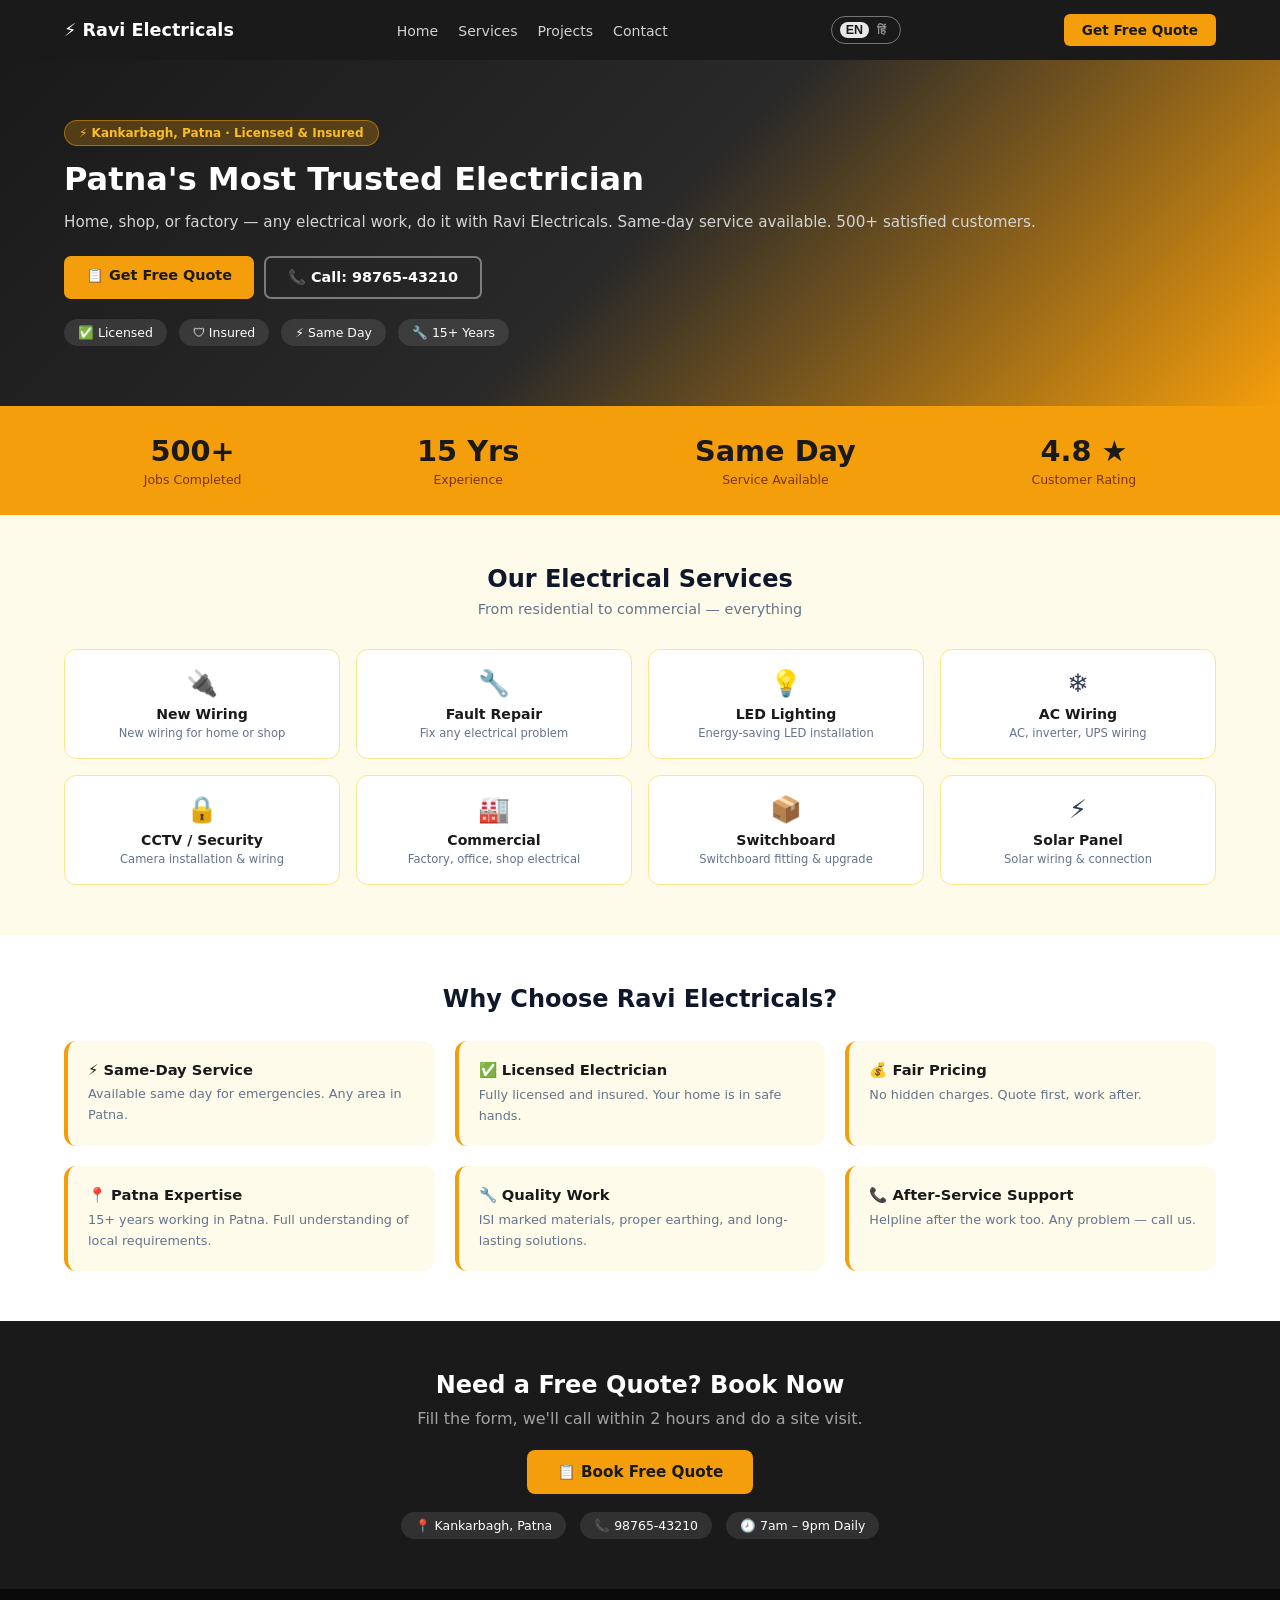
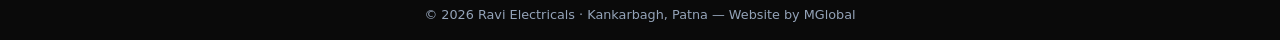
<file: templates/electrician.html>
<!DOCTYPE html>
<html lang="en">
<head>
  <meta charset="UTF-8"/><meta name="viewport" content="width=device-width,initial-scale=1.0"/>
  <title>Ravi Electricals — Kankarbagh, Patna</title>
  <style>
    *{box-sizing:border-box;margin:0;padding:0;}
    body{font-family:'Segoe UI',system-ui,sans-serif;color:#334155;}
    nav{background:#1a1a1a;padding:0 5%;display:flex;align-items:center;justify-content:space-between;height:60px;}
    .logo{color:white;font-weight:800;font-size:1.1rem;}
    .nav-links{display:flex;gap:20px;list-style:none;}
    .nav-links a{color:rgba(255,255,255,.8);text-decoration:none;font-size:.88rem;}
    .nav-btn{background:#f59e0b;color:#1a1a1a;padding:8px 18px;border-radius:6px;font-weight:700;font-size:.85rem;text-decoration:none;}
    .hero{background:linear-gradient(135deg,#1a1a1a 0%,#292929 50%,#f59e0b 100%);padding:60px 5%;display:flex;align-items:center;gap:40px;color:white;}
    .hero-text{flex:1;}
    .badge{display:inline-block;background:rgba(245,158,11,.25);border:1px solid rgba(245,158,11,.5);color:#fbbf24;padding:5px 14px;border-radius:100px;font-size:.75rem;font-weight:700;margin-bottom:14px;}
    .hero h1{font-size:2rem;font-weight:800;margin-bottom:12px;line-height:1.2;}
    .hero p{color:#d4d4d4;margin-bottom:20px;font-size:.95rem;line-height:1.7;}
    .hero-btns{display:flex;gap:10px;flex-wrap:wrap;}
    .btn-y{background:#f59e0b;color:#1a1a1a;padding:11px 22px;border-radius:7px;font-weight:700;text-decoration:none;font-size:.9rem;}
    .btn-wh{border:2px solid rgba(255,255,255,.4);color:white;padding:11px 22px;border-radius:7px;font-weight:600;text-decoration:none;font-size:.9rem;}
    .trust-row{display:flex;gap:12px;margin-top:20px;flex-wrap:wrap;}
    .tbadge{background:rgba(255,255,255,.1);padding:6px 14px;border-radius:100px;font-size:.78rem;color:white;}
    .stats-bar{background:#f59e0b;display:flex;justify-content:space-around;padding:28px 5%;flex-wrap:wrap;gap:16px;}
    .stat{text-align:center;}
    .stat .num{font-size:1.8rem;font-weight:800;color:#1a1a1a;}
    .stat .lbl{font-size:.78rem;color:#78350f;margin-top:4px;}
    .services{padding:50px 5%;background:#fffbeb;}
    .section-title{text-align:center;font-size:1.5rem;font-weight:800;margin-bottom:8px;color:#0f172a;}
    .section-sub{text-align:center;color:#64748b;margin-bottom:32px;font-size:.9rem;}
    .grid-4{display:grid;grid-template-columns:repeat(4,1fr);gap:16px;}
    .scard{background:white;border-radius:12px;padding:18px;text-align:center;border:1px solid #fde68a;transition:transform .2s;}
    .scard:hover{transform:translateY(-4px);}
    .sc-icon{font-size:1.6rem;margin-bottom:8px;}
    .sc-name{font-weight:700;font-size:.88rem;color:#1a1a1a;margin-bottom:4px;}
    .sc-desc{font-size:.72rem;color:#64748b;}
    .why{padding:50px 5%;background:white;}
    .why-grid{display:grid;grid-template-columns:repeat(3,1fr);gap:20px;margin-top:28px;}
    .why-card{background:#fffbeb;border-radius:12px;padding:20px;border-left:4px solid #f59e0b;}
    .wc-title{font-weight:700;font-size:.92rem;margin-bottom:6px;color:#1a1a1a;}
    .wc-desc{font-size:.8rem;color:#64748b;line-height:1.6;}
    .book-s{background:#1a1a1a;padding:50px 5%;text-align:center;color:white;}
    .book-s h2{font-size:1.5rem;font-weight:800;margin-bottom:10px;}
    .book-s p{color:#a3a3a3;margin-bottom:22px;}
    .book-btn{background:#f59e0b;color:#1a1a1a;padding:13px 30px;border-radius:8px;font-weight:800;font-size:.95rem;text-decoration:none;display:inline-block;}
    footer{background:#0a0a0a;color:#94a3b8;text-align:center;padding:18px;font-size:.8rem;}
    @media(max-width:700px){.grid-4{grid-template-columns:1fr 1fr;}.why-grid{grid-template-columns:1fr;}.hero{flex-direction:column;}}

    /* ── Language Toggle ── */
    .lang-toggle{display:inline-flex;align-items:center;gap:2px;background:transparent;border:1.5px solid rgba(255,255,255,.4);border-radius:20px;padding:5px 8px;cursor:pointer;font-size:.78rem;font-weight:700;color:rgba(255,255,255,.85);white-space:nowrap;line-height:1;}
    .lang-toggle:hover{background:rgba(255,255,255,.15);}
    .lang-pill{padding:2px 6px;border-radius:10px;transition:background .2s,color .2s;}
    .lang-pill.lang-active{background:rgba(255,255,255,.9);color:#1a1a1a;}
    .lang-pill.lang-inactive{color:rgba(255,255,255,.5);}
  </style>
</head>
<body>
<nav>
  <div class="logo">⚡ Ravi Electricals</div>
  <ul class="nav-links">
    <li><a href="#">Home</a></li><li><a href="#">Services</a></li><li><a href="#">Projects</a></li><li><a href="#">Contact</a></li>
  </ul>
  <button class="lang-toggle" onclick="toggleLanguage()"><span class="lang-pill lang-active">EN</span><span class="lang-pill lang-inactive">हिं</span></button><a href="../pages/book.html?category=electrician&business=Ravi+Electricals+Patna" class="nav-btn" data-i18n="t.elec.nav.btn">Get Free Quote</a>
</nav>

<div class="hero">
  <div class="hero-text">
    <span class="badge">⚡ Kankarbagh, Patna · Licensed & Insured</span>
    <h1 data-i18n="t.elec.hero.h1">Patna's Most Trusted Electrician</h1>
    <p data-i18n="t.elec.hero.p">Home, shop, or factory — any electrical work, do it with Ravi Electricals. Same-day service available. 500+ satisfied customers.</p>
    <div class="hero-btns">
      <a href="../pages/book.html?category=electrician&business=Ravi+Electricals+Patna" class="btn-y" data-i18n="t.elec.hero.btn1">📋 Get Free Quote</a>
      <a href="tel:9876543210" class="btn-wh">📞 Call: 98765-43210</a>
    </div>
    <div class="trust-row">
      <span class="tbadge">✅ Licensed</span>
      <span class="tbadge">🛡 Insured</span>
      <span class="tbadge">⚡ Same Day</span>
      <span class="tbadge">🔧 15+ Years</span>
    </div>
  </div>
</div>

<div class="stats-bar">
  <div class="stat"><div class="num">500+</div><div class="lbl">Jobs Completed</div></div>
  <div class="stat"><div class="num">15 Yrs</div><div class="lbl">Experience</div></div>
  <div class="stat"><div class="num">Same Day</div><div class="lbl">Service Available</div></div>
  <div class="stat"><div class="num">4.8 ★</div><div class="lbl">Customer Rating</div></div>
</div>

<section class="services">
  <div class="section-title" data-i18n="t.elec.svc.title">Our Electrical Services</div>
  <div class="section-sub" data-i18n="t.elec.svc.sub">From residential to commercial — everything</div>
  <div class="grid-4">
    <div class="scard"><div class="sc-icon">🔌</div><div class="sc-name">New Wiring</div><div class="sc-desc" data-i18n="t.elec.svc.1">New wiring for home or shop</div></div>
    <div class="scard"><div class="sc-icon">🔧</div><div class="sc-name">Fault Repair</div><div class="sc-desc" data-i18n="t.elec.svc.2">Fix any electrical problem</div></div>
    <div class="scard"><div class="sc-icon">💡</div><div class="sc-name">LED Lighting</div><div class="sc-desc">Energy-saving LED installation</div></div>
    <div class="scard"><div class="sc-icon">❄️</div><div class="sc-name">AC Wiring</div><div class="sc-desc">AC, inverter, UPS wiring</div></div>
    <div class="scard"><div class="sc-icon">🔒</div><div class="sc-name">CCTV / Security</div><div class="sc-desc">Camera installation & wiring</div></div>
    <div class="scard"><div class="sc-icon">🏭</div><div class="sc-name">Commercial</div><div class="sc-desc">Factory, office, shop electrical</div></div>
    <div class="scard"><div class="sc-icon">📦</div><div class="sc-name">Switchboard</div><div class="sc-desc">Switchboard fitting & upgrade</div></div>
    <div class="scard"><div class="sc-icon">⚡</div><div class="sc-name">Solar Panel</div><div class="sc-desc">Solar wiring & connection</div></div>
  </div>
</section>

<section class="why">
  <div class="section-title" data-i18n="t.elec.why.title">Why Choose Ravi Electricals?</div>
  <div class="why-grid">
    <div class="why-card"><div class="wc-title">⚡ Same-Day Service</div><div class="wc-desc" data-i18n="t.elec.why.1">Available same day for emergencies. Any area in Patna.</div></div>
    <div class="why-card"><div class="wc-title">✅ Licensed Electrician</div><div class="wc-desc" data-i18n="t.elec.why.2">Fully licensed and insured. Your home is in safe hands.</div></div>
    <div class="why-card"><div class="wc-title">💰 Fair Pricing</div><div class="wc-desc" data-i18n="t.elec.why.3">No hidden charges. Quote first, work after.</div></div>
    <div class="why-card"><div class="wc-title">📍 Patna Expertise</div><div class="wc-desc" data-i18n="t.elec.why.4">15+ years working in Patna. Full understanding of local requirements.</div></div>
    <div class="why-card"><div class="wc-title">🔧 Quality Work</div><div class="wc-desc" data-i18n="t.elec.why.5">ISI marked materials, proper earthing, and long-lasting solutions.</div></div>
    <div class="why-card"><div class="wc-title">📞 After-Service Support</div><div class="wc-desc" data-i18n="t.elec.why.6">Helpline after the work too. Any problem — call us.</div></div>
  </div>
</section>

<div class="book-s">
  <h2 data-i18n="t.elec.book.h2">Need a Free Quote? Book Now</h2>
  <p data-i18n="t.elec.book.p">Fill the form, we'll call within 2 hours and do a site visit.</p>
  <a href="../pages/book.html?category=electrician&business=Ravi+Electricals+Patna" class="book-btn" data-i18n="t.elec.book.btn">📋 Book Free Quote</a>
  <div style="margin-top:18px;display:flex;justify-content:center;gap:14px;flex-wrap:wrap;">
    <span style="background:rgba(255,255,255,.1);padding:6px 14px;border-radius:100px;font-size:.78rem;">📍 Kankarbagh, Patna</span>
    <span style="background:rgba(255,255,255,.1);padding:6px 14px;border-radius:100px;font-size:.78rem;">📞 98765-43210</span>
    <span style="background:rgba(255,255,255,.1);padding:6px 14px;border-radius:100px;font-size:.78rem;">🕗 7am – 9pm Daily</span>
  </div>
</div>
<footer>© 2026 Ravi Electricals · Kankarbagh, Patna — Website by MGlobal</footer>
<script src="../js/i18n.js"></script>
</body>
</html>
</file>
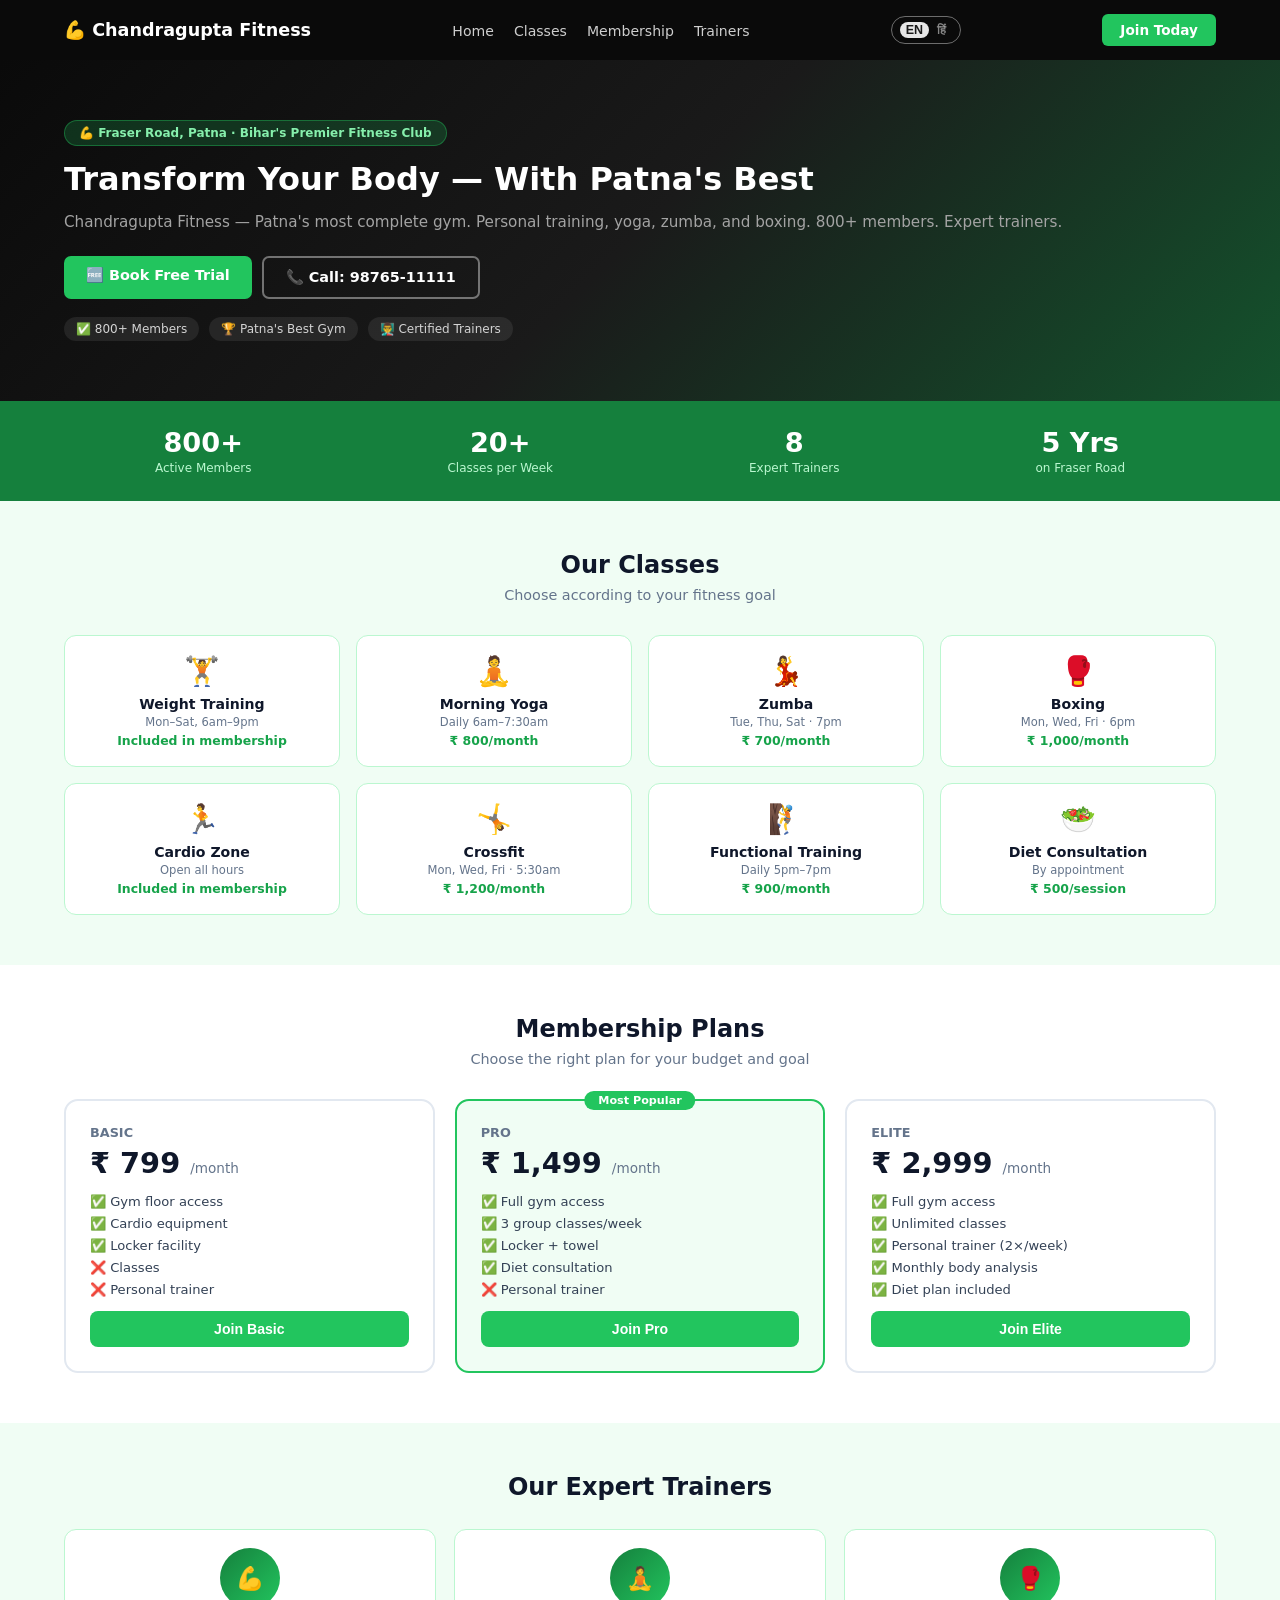
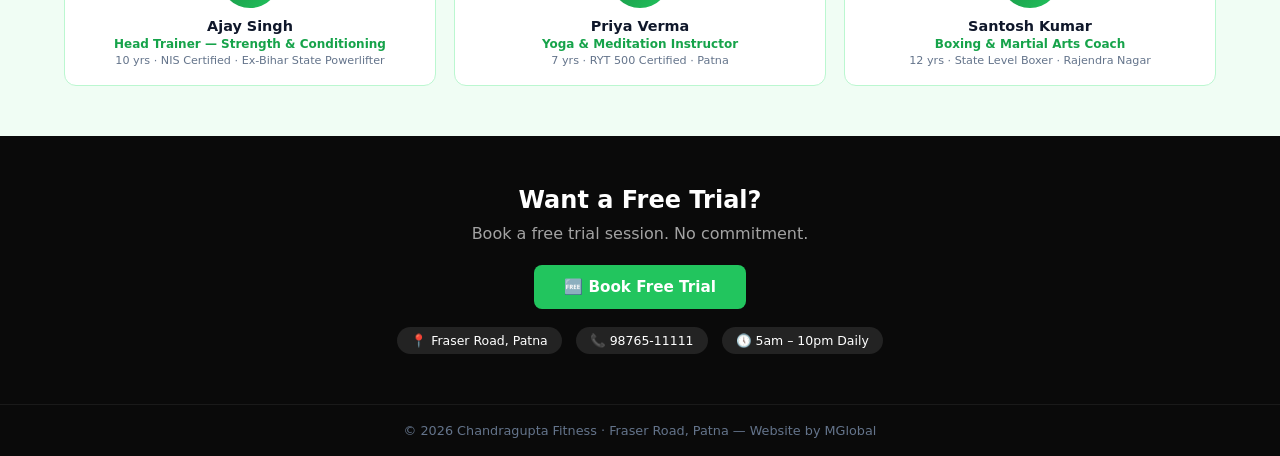
<file: templates/gym.html>
<!DOCTYPE html>
<html lang="en">
<head>
  <meta charset="UTF-8"/><meta name="viewport" content="width=device-width,initial-scale=1.0"/>
  <title>Chandragupta Fitness — Fraser Road, Patna</title>
  <style>
    *{box-sizing:border-box;margin:0;padding:0;}
    body{font-family:'Segoe UI',system-ui,sans-serif;color:#334155;}
    nav{background:#0a0a0a;padding:0 5%;display:flex;align-items:center;justify-content:space-between;height:60px;}
    .logo{color:white;font-weight:800;font-size:1.1rem;}
    .nav-links{display:flex;gap:20px;list-style:none;}
    .nav-links a{color:rgba(255,255,255,.8);text-decoration:none;font-size:.88rem;}
    .nav-btn{background:#22c55e;color:white;padding:8px 18px;border-radius:6px;font-weight:700;font-size:.85rem;text-decoration:none;}
    .hero{background:linear-gradient(135deg,#0a0a0a 0%,#1a1a1a 50%,#14532d 100%);padding:60px 5%;display:flex;align-items:center;gap:40px;color:white;}
    .hero-text{flex:1;}
    .badge{display:inline-block;background:rgba(34,197,94,.2);border:1px solid rgba(34,197,94,.4);color:#86efac;padding:5px 14px;border-radius:100px;font-size:.75rem;font-weight:700;margin-bottom:14px;}
    .hero h1{font-size:2rem;font-weight:800;margin-bottom:12px;line-height:1.2;}
    .hero p{color:#a3a3a3;margin-bottom:20px;font-size:.95rem;line-height:1.7;}
    .hero-btns{display:flex;gap:10px;flex-wrap:wrap;}
    .btn-g{background:#22c55e;color:white;padding:11px 22px;border-radius:7px;font-weight:700;text-decoration:none;font-size:.9rem;}
    .btn-wh{border:2px solid rgba(255,255,255,.4);color:white;padding:11px 22px;border-radius:7px;font-weight:600;text-decoration:none;font-size:.9rem;}
    .trust-row{display:flex;gap:10px;margin-top:18px;flex-wrap:wrap;}
    .tbadge{background:rgba(255,255,255,.08);padding:5px 12px;border-radius:100px;font-size:.75rem;color:#d4d4d4;}
    .stats-bar{background:#15803d;display:flex;justify-content:space-around;padding:26px 5%;flex-wrap:wrap;gap:14px;}
    .stat{text-align:center;}
    .stat .num{font-size:1.7rem;font-weight:800;color:white;}
    .stat .lbl{font-size:.75rem;color:#bbf7d0;margin-top:3px;}
    .classes{padding:50px 5%;background:#f0fdf4;}
    .section-title{text-align:center;font-size:1.5rem;font-weight:800;margin-bottom:8px;color:#0f172a;}
    .section-sub{text-align:center;color:#64748b;margin-bottom:32px;font-size:.9rem;}
    .class-grid{display:grid;grid-template-columns:repeat(4,1fr);gap:16px;}
    .ccard{background:white;border-radius:12px;padding:18px;text-align:center;border:1px solid #bbf7d0;transition:transform .2s;}
    .ccard:hover{transform:translateY(-4px);}
    .cc-icon{font-size:1.8rem;margin-bottom:8px;}
    .cc-name{font-weight:700;font-size:.88rem;color:#0f172a;margin-bottom:3px;}
    .cc-time{font-size:.72rem;color:#64748b;}
    .cc-price{font-size:.78rem;font-weight:700;color:#16a34a;margin-top:4px;}
    .membership{padding:50px 5%;background:white;}
    .mem-grid{display:grid;grid-template-columns:repeat(3,1fr);gap:20px;margin-top:28px;}
    .mcard{border-radius:14px;padding:24px;border:2px solid #e2e8f0;position:relative;}
    .mcard.featured{border-color:#22c55e;background:#f0fdf4;}
    .m-badge{position:absolute;top:-10px;left:50%;transform:translateX(-50%);background:#22c55e;color:white;padding:3px 14px;border-radius:100px;font-size:.7rem;font-weight:700;white-space:nowrap;}
    .m-tier{font-size:.8rem;font-weight:700;color:#64748b;text-transform:uppercase;margin-bottom:6px;}
    .m-price{font-size:1.8rem;font-weight:800;color:#0f172a;margin-bottom:4px;}
    .m-price span{font-size:.85rem;color:#64748b;font-weight:400;}
    .m-features{list-style:none;margin:14px 0;display:flex;flex-direction:column;gap:7px;}
    .m-features li{font-size:.82rem;color:#334155;display:flex;align-items:center;gap:6px;}
    .m-btn{width:100%;padding:10px;border-radius:8px;border:none;font-weight:700;font-size:.88rem;cursor:pointer;background:#22c55e;color:white;}
    .trainers{padding:50px 5%;background:#f0fdf4;}
    .tr-grid{display:grid;grid-template-columns:repeat(3,1fr);gap:18px;margin-top:28px;}
    .tr-card{background:white;border-radius:12px;padding:18px;text-align:center;border:1px solid #bbf7d0;}
    .tr-avatar{width:60px;height:60px;border-radius:50%;background:linear-gradient(135deg,#15803d,#22c55e);display:flex;align-items:center;justify-content:center;font-size:1.4rem;margin:0 auto 10px;}
    .tr-name{font-weight:800;font-size:.9rem;color:#0f172a;margin-bottom:3px;}
    .tr-spec{font-size:.75rem;color:#16a34a;font-weight:600;margin-bottom:3px;}
    .tr-exp{font-size:.7rem;color:#64748b;}
    .book-s{background:#0a0a0a;padding:50px 5%;text-align:center;color:white;}
    .book-s h2{font-size:1.5rem;font-weight:800;margin-bottom:10px;}
    .book-s p{color:#a3a3a3;margin-bottom:22px;}
    .book-btn{background:#22c55e;color:white;padding:13px 30px;border-radius:8px;font-weight:800;font-size:.95rem;text-decoration:none;display:inline-block;}
    footer{background:#0a0a0a;color:#64748b;text-align:center;padding:18px;font-size:.8rem;border-top:1px solid #1a1a1a;}
    @media(max-width:700px){.class-grid{grid-template-columns:1fr 1fr;}.mem-grid{grid-template-columns:1fr;}.tr-grid{grid-template-columns:1fr;}.hero{flex-direction:column;}}

    /* ── Language Toggle ── */
    .lang-toggle{display:inline-flex;align-items:center;gap:2px;background:transparent;border:1.5px solid rgba(255,255,255,.4);border-radius:20px;padding:5px 8px;cursor:pointer;font-size:.78rem;font-weight:700;color:rgba(255,255,255,.85);white-space:nowrap;line-height:1;}
    .lang-toggle:hover{background:rgba(255,255,255,.15);}
    .lang-pill{padding:2px 6px;border-radius:10px;transition:background .2s,color .2s;}
    .lang-pill.lang-active{background:rgba(255,255,255,.9);color:#1a1a1a;}
    .lang-pill.lang-inactive{color:rgba(255,255,255,.5);}
  </style>
</head>
<body>
<nav>
  <div class="logo">💪 Chandragupta Fitness</div>
  <ul class="nav-links">
    <li><a href="#">Home</a></li><li><a href="#">Classes</a></li><li><a href="#">Membership</a></li><li><a href="#">Trainers</a></li>
  </ul>
  <button class="lang-toggle" onclick="toggleLanguage()"><span class="lang-pill lang-active">EN</span><span class="lang-pill lang-inactive">हिं</span></button><a href="../pages/book.html?category=gym&business=Chandragupta+Fitness+Patna" class="nav-btn">Join Today</a>
</nav>

<div class="hero">
  <div class="hero-text">
    <span class="badge">💪 Fraser Road, Patna · Bihar's Premier Fitness Club</span>
    <h1 data-i18n="t.gym.hero.h1">Transform Your Body — With Patna's Best</h1>
    <p data-i18n="t.gym.hero.p">Chandragupta Fitness — Patna's most complete gym. Personal training, yoga, zumba, and boxing. 800+ members. Expert trainers.</p>
    <div class="hero-btns">
      <a href="../pages/book.html?category=gym&business=Chandragupta+Fitness+Patna" class="btn-g" data-i18n="t.gym.hero.btn1">🆓 Book Free Trial</a>
      <a href="tel:9876511111" class="btn-wh">📞 Call: 98765-11111</a>
    </div>
    <div class="trust-row">
      <span class="tbadge">✅ 800+ Members</span>
      <span class="tbadge">🏆 Patna's Best Gym</span>
      <span class="tbadge">👨‍🏫 Certified Trainers</span>
    </div>
  </div>
</div>

<div class="stats-bar">
  <div class="stat"><div class="num">800+</div><div class="lbl">Active Members</div></div>
  <div class="stat"><div class="num">20+</div><div class="lbl">Classes per Week</div></div>
  <div class="stat"><div class="num">8</div><div class="lbl">Expert Trainers</div></div>
  <div class="stat"><div class="num">5 Yrs</div><div class="lbl" data-i18n="t.gym.stats.4">on Fraser Road</div></div>
</div>

<section class="classes">
  <div class="section-title" data-i18n="t.gym.cls.title">Our Classes</div>
  <div class="section-sub" data-i18n="t.gym.cls.sub">Choose according to your fitness goal</div>
  <div class="class-grid">
    <div class="ccard"><div class="cc-icon">🏋️</div><div class="cc-name">Weight Training</div><div class="cc-time">Mon–Sat, 6am–9pm</div><div class="cc-price" data-i18n="t.gym.cls.incl">Included in membership</div></div>
    <div class="ccard"><div class="cc-icon">🧘</div><div class="cc-name">Morning Yoga</div><div class="cc-time">Daily 6am–7:30am</div><div class="cc-price">₹ 800/month</div></div>
    <div class="ccard"><div class="cc-icon">💃</div><div class="cc-name">Zumba</div><div class="cc-time">Tue, Thu, Sat · 7pm</div><div class="cc-price">₹ 700/month</div></div>
    <div class="ccard"><div class="cc-icon">🥊</div><div class="cc-name">Boxing</div><div class="cc-time">Mon, Wed, Fri · 6pm</div><div class="cc-price">₹ 1,000/month</div></div>
    <div class="ccard"><div class="cc-icon">🏃</div><div class="cc-name">Cardio Zone</div><div class="cc-time">Open all hours</div><div class="cc-price" data-i18n="t.gym.cls.incl">Included in membership</div></div>
    <div class="ccard"><div class="cc-icon">🤸</div><div class="cc-name">Crossfit</div><div class="cc-time">Mon, Wed, Fri · 5:30am</div><div class="cc-price">₹ 1,200/month</div></div>
    <div class="ccard"><div class="cc-icon">🧗</div><div class="cc-name">Functional Training</div><div class="cc-time">Daily 5pm–7pm</div><div class="cc-price">₹ 900/month</div></div>
    <div class="ccard"><div class="cc-icon">🥗</div><div class="cc-name">Diet Consultation</div><div class="cc-time">By appointment</div><div class="cc-price">₹ 500/session</div></div>
  </div>
</section>

<section class="membership">
  <div class="section-title">Membership Plans</div>
  <div class="section-sub" data-i18n="t.gym.mem.sub">Choose the right plan for your budget and goal</div>
  <div class="mem-grid">
    <div class="mcard">
      <div class="m-tier">Basic</div>
      <div class="m-price">₹ 799 <span>/month</span></div>
      <ul class="m-features">
        <li>✅ Gym floor access</li>
        <li>✅ Cardio equipment</li>
        <li>✅ Locker facility</li>
        <li>❌ Classes</li>
        <li>❌ Personal trainer</li>
      </ul>
      <button class="m-btn" onclick="window.location='../pages/book.html?category=gym&business=Chandragupta+Fitness'">Join Basic</button>
    </div>
    <div class="mcard featured">
      <div class="m-badge">Most Popular</div>
      <div class="m-tier">Pro</div>
      <div class="m-price">₹ 1,499 <span>/month</span></div>
      <ul class="m-features">
        <li>✅ Full gym access</li>
        <li>✅ 3 group classes/week</li>
        <li>✅ Locker + towel</li>
        <li>✅ Diet consultation</li>
        <li>❌ Personal trainer</li>
      </ul>
      <button class="m-btn" onclick="window.location='../pages/book.html?category=gym&business=Chandragupta+Fitness'">Join Pro</button>
    </div>
    <div class="mcard">
      <div class="m-tier">Elite</div>
      <div class="m-price">₹ 2,999 <span>/month</span></div>
      <ul class="m-features">
        <li>✅ Full gym access</li>
        <li>✅ Unlimited classes</li>
        <li>✅ Personal trainer (2×/week)</li>
        <li>✅ Monthly body analysis</li>
        <li>✅ Diet plan included</li>
      </ul>
      <button class="m-btn" onclick="window.location='../pages/book.html?category=gym&business=Chandragupta+Fitness'">Join Elite</button>
    </div>
  </div>
</section>

<section class="trainers">
  <div class="section-title" data-i18n="t.gym.trn.title">Our Expert Trainers</div>
  <div class="tr-grid">
    <div class="tr-card"><div class="tr-avatar">💪</div><div class="tr-name">Ajay Singh</div><div class="tr-spec">Head Trainer — Strength & Conditioning</div><div class="tr-exp">10 yrs · NIS Certified · Ex-Bihar State Powerlifter</div></div>
    <div class="tr-card"><div class="tr-avatar">🧘</div><div class="tr-name">Priya Verma</div><div class="tr-spec">Yoga & Meditation Instructor</div><div class="tr-exp">7 yrs · RYT 500 Certified · Patna</div></div>
    <div class="tr-card"><div class="tr-avatar">🥊</div><div class="tr-name">Santosh Kumar</div><div class="tr-spec">Boxing & Martial Arts Coach</div><div class="tr-exp">12 yrs · State Level Boxer · Rajendra Nagar</div></div>
  </div>
</section>

<div class="book-s">
  <h2 data-i18n="t.gym.book.h2">Want a Free Trial?</h2>
  <p data-i18n="t.gym.book.p">Book a free trial session. No commitment.</p>
  <a href="../pages/book.html?category=gym&business=Chandragupta+Fitness+Patna" class="book-btn" data-i18n="t.gym.book.btn">🆓 Book Free Trial</a>
  <div style="margin-top:18px;display:flex;justify-content:center;gap:14px;flex-wrap:wrap;">
    <span style="background:rgba(255,255,255,.1);padding:6px 14px;border-radius:100px;font-size:.78rem;">📍 Fraser Road, Patna</span>
    <span style="background:rgba(255,255,255,.1);padding:6px 14px;border-radius:100px;font-size:.78rem;">📞 98765-11111</span>
    <span style="background:rgba(255,255,255,.1);padding:6px 14px;border-radius:100px;font-size:.78rem;">🕔 5am – 10pm Daily</span>
  </div>
</div>
<footer>© 2026 Chandragupta Fitness · Fraser Road, Patna — Website by MGlobal</footer>
<script src="../js/i18n.js"></script>
</body>
</html>
</file>
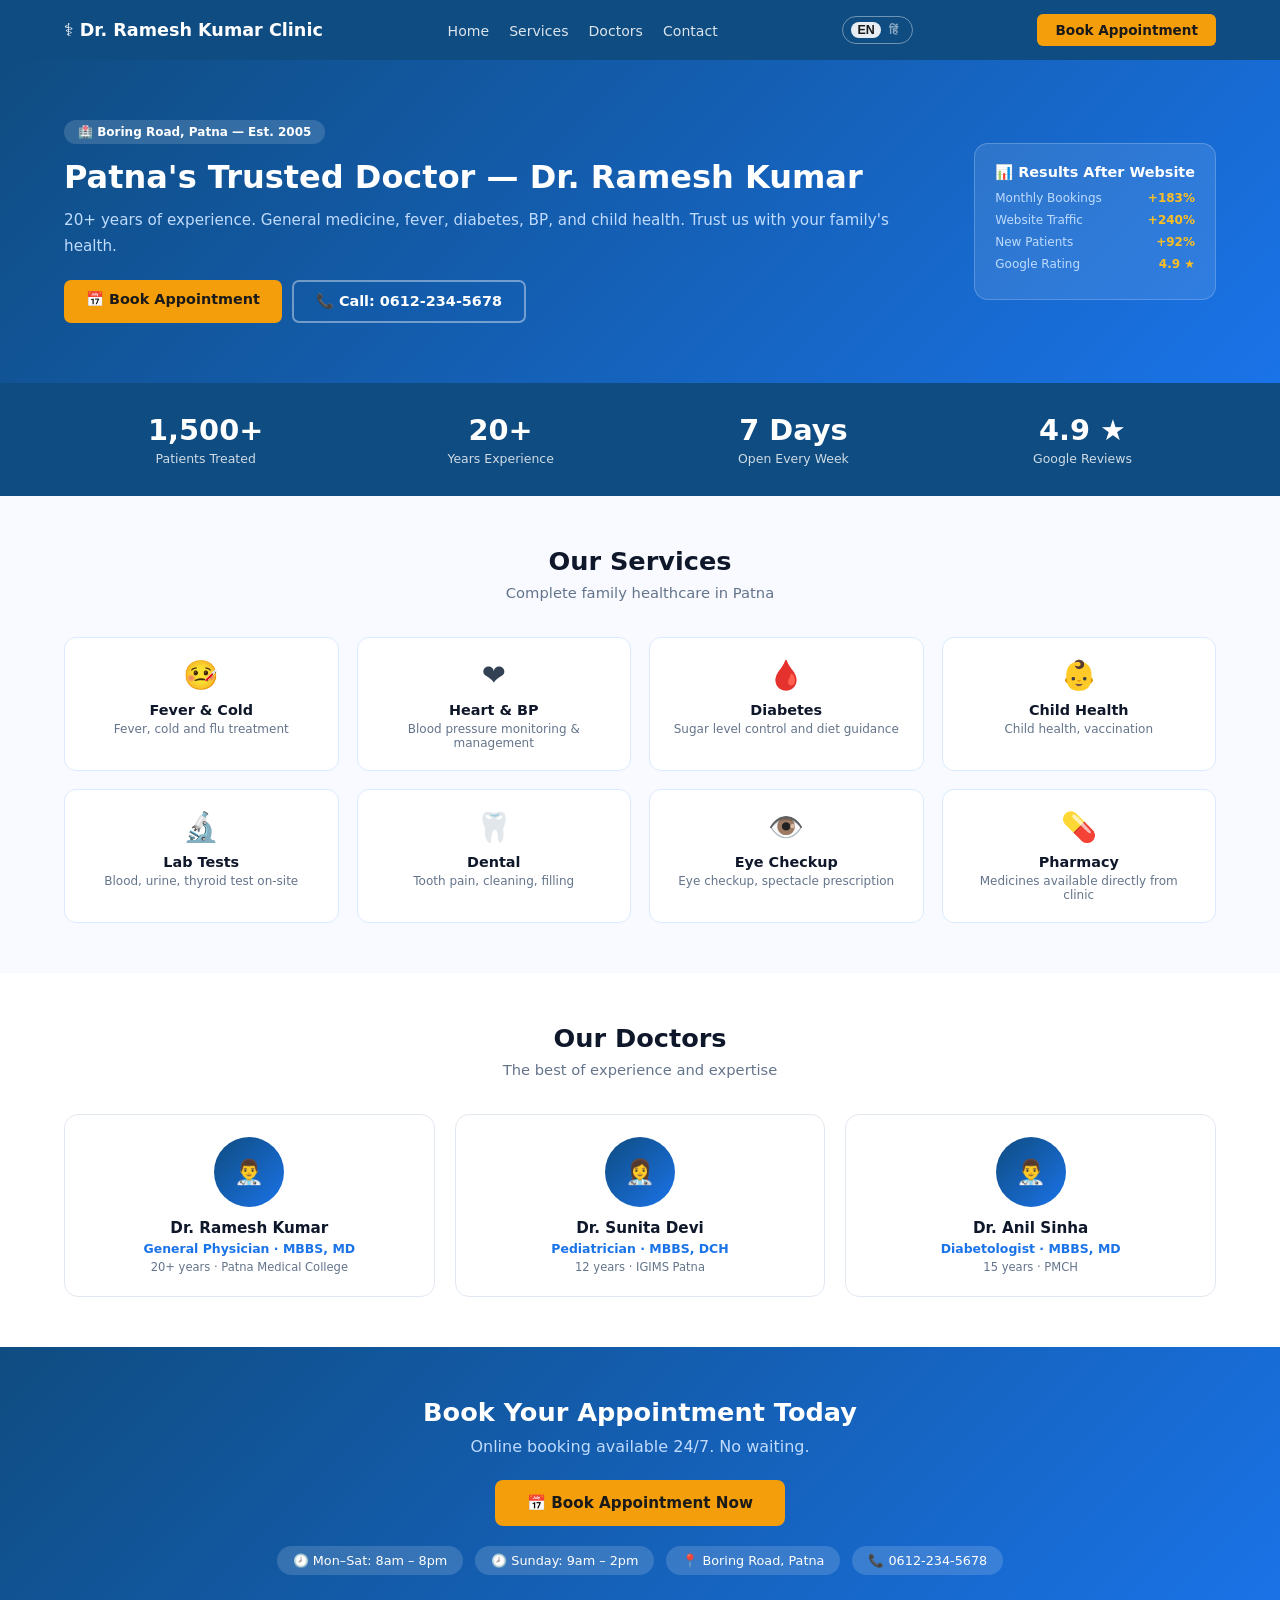
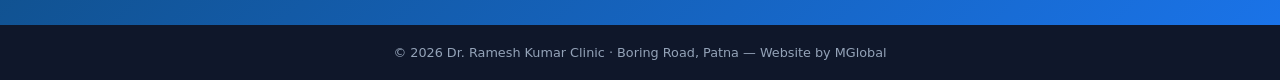
<file: templates/healthcare.html>
<!DOCTYPE html>
<html lang="en">
<head>
  <meta charset="UTF-8"/><meta name="viewport" content="width=device-width,initial-scale=1.0"/>
  <title>Dr. Ramesh Kumar Clinic — Boring Road, Patna</title>
  <style>
    *{box-sizing:border-box;margin:0;padding:0;}
    body{font-family:'Segoe UI',system-ui,sans-serif;color:#334155;}
    nav{background:#0f4c81;padding:0 5%;display:flex;align-items:center;justify-content:space-between;height:60px;}
    .logo{color:white;font-weight:800;font-size:1.1rem;}
    .nav-links{display:flex;gap:20px;list-style:none;}
    .nav-links a{color:rgba(255,255,255,.85);text-decoration:none;font-size:.88rem;}
    .nav-btn{background:#f59e0b;color:#1a1a1a;padding:8px 18px;border-radius:6px;font-weight:700;font-size:.85rem;text-decoration:none;}
    .hero{background:linear-gradient(135deg,#0f4c81,#1a73e8);padding:60px 5%;display:flex;align-items:center;gap:40px;color:white;}
    .hero-text{flex:1;}
    .badge{display:inline-block;background:rgba(255,255,255,.15);padding:5px 14px;border-radius:100px;font-size:.75rem;font-weight:600;margin-bottom:14px;}
    .hero h1{font-size:2rem;font-weight:800;margin-bottom:12px;line-height:1.2;}
    .hero p{color:#bfdbfe;margin-bottom:20px;font-size:.95rem;line-height:1.7;}
    .hero-btns{display:flex;gap:10px;flex-wrap:wrap;}
    .btn-yellow{background:#f59e0b;color:#1a1a1a;padding:11px 22px;border-radius:7px;font-weight:700;text-decoration:none;font-size:.9rem;}
    .btn-wh{border:2px solid rgba(255,255,255,.4);color:white;padding:11px 22px;border-radius:7px;font-weight:600;text-decoration:none;font-size:.9rem;}
    .hero-card{background:rgba(255,255,255,.1);border-radius:14px;padding:20px;border:1px solid rgba(255,255,255,.2);min-width:220px;}
    .hero-card h3{font-size:.9rem;margin-bottom:10px;color:white;}
    .hc-stat{display:flex;justify-content:space-between;margin-bottom:8px;}
    .hc-label{font-size:.75rem;color:#bfdbfe;}
    .hc-val{font-size:.75rem;font-weight:700;color:#fbbf24;}
    .services{padding:50px 5%;background:#f8faff;}
    .section-title{text-align:center;font-size:1.6rem;font-weight:800;margin-bottom:8px;color:#0f172a;}
    .section-sub{text-align:center;color:#64748b;margin-bottom:36px;font-size:.92rem;}
    .services-grid{display:grid;grid-template-columns:repeat(4,1fr);gap:18px;}
    .service-card{background:white;border-radius:12px;padding:20px;text-align:center;border:1px solid #dbeafe;transition:transform .2s,box-shadow .2s;}
    .service-card:hover{transform:translateY(-4px);box-shadow:0 8px 24px rgba(26,115,232,.12);}
    .s-icon{font-size:1.8rem;margin-bottom:10px;}
    .s-name{font-weight:700;font-size:.9rem;margin-bottom:4px;color:#0f172a;}
    .s-desc{font-size:.75rem;color:#64748b;}
    .stats-bar{background:#0f4c81;color:white;display:flex;justify-content:space-around;padding:30px 5%;flex-wrap:wrap;gap:16px;}
    .stat{text-align:center;}
    .stat .num{font-size:1.8rem;font-weight:800;}
    .stat .lbl{font-size:.78rem;opacity:.8;margin-top:4px;}
    .doctors{padding:50px 5%;}
    .doctors-grid{display:grid;grid-template-columns:repeat(3,1fr);gap:20px;margin-top:28px;}
    .doc-card{background:white;border-radius:14px;padding:22px;border:1px solid #e2e8f0;text-align:center;}
    .doc-avatar{width:70px;height:70px;border-radius:50%;background:linear-gradient(135deg,#0f4c81,#1a73e8);display:flex;align-items:center;justify-content:center;font-size:1.5rem;margin:0 auto 12px;}
    .doc-name{font-weight:800;font-size:.95rem;color:#0f172a;margin-bottom:4px;}
    .doc-spec{font-size:.78rem;color:#1a73e8;font-weight:600;margin-bottom:4px;}
    .doc-exp{font-size:.72rem;color:#64748b;}
    .book-section{background:linear-gradient(135deg,#0f4c81,#1a73e8);padding:50px 5%;text-align:center;color:white;}
    .book-section h2{font-size:1.6rem;font-weight:800;margin-bottom:10px;}
    .book-section p{color:#bfdbfe;margin-bottom:24px;}
    .book-btn{background:#f59e0b;color:#1a1a1a;padding:14px 32px;border-radius:8px;font-weight:800;font-size:.95rem;text-decoration:none;display:inline-block;}
    .timing-badges{display:flex;justify-content:center;gap:12px;margin-top:20px;flex-wrap:wrap;}
    .tbadge{background:rgba(255,255,255,.15);padding:7px 16px;border-radius:100px;font-size:.8rem;}
    footer{background:#0f172a;color:#94a3b8;text-align:center;padding:20px;font-size:.8rem;}
    @media(max-width:700px){.services-grid{grid-template-columns:1fr 1fr;}.doctors-grid{grid-template-columns:1fr;}.hero{flex-direction:column;}}

    /* ── Language Toggle ── */
    .lang-toggle{display:inline-flex;align-items:center;gap:2px;background:transparent;border:1.5px solid rgba(255,255,255,.4);border-radius:20px;padding:5px 8px;cursor:pointer;font-size:.78rem;font-weight:700;color:rgba(255,255,255,.85);white-space:nowrap;line-height:1;}
    .lang-toggle:hover{background:rgba(255,255,255,.15);}
    .lang-pill{padding:2px 6px;border-radius:10px;transition:background .2s,color .2s;}
    .lang-pill.lang-active{background:rgba(255,255,255,.9);color:#1a1a1a;}
    .lang-pill.lang-inactive{color:rgba(255,255,255,.5);}
  </style>
</head>
<body>
<nav>
  <div class="logo">⚕ Dr. Ramesh Kumar Clinic</div>
  <ul class="nav-links">
    <li><a href="#">Home</a></li><li><a href="#">Services</a></li><li><a href="#">Doctors</a></li><li><a href="#">Contact</a></li>
  </ul>
  <button class="lang-toggle" onclick="toggleLanguage()"><span class="lang-pill lang-active">EN</span><span class="lang-pill lang-inactive">हिं</span></button><a href="../pages/book.html?category=healthcare&business=Dr.+Ramesh+Kumar+Clinic" class="nav-btn" data-i18n="t.hc.nav.btn">Book Appointment</a>
</nav>

<div class="hero">
  <div class="hero-text">
    <span class="badge">🏥 Boring Road, Patna — Est. 2005</span>
    <h1 data-i18n="t.hc.hero.h1">Patna's Trusted Doctor — Dr. Ramesh Kumar</h1>
    <p data-i18n="t.hc.hero.p">20+ years of experience. General medicine, fever, diabetes, BP, and child health. Trust us with your family's health.</p>
    <div class="hero-btns">
      <a href="../pages/book.html?category=healthcare&business=Dr.+Ramesh+Kumar+Clinic" class="btn-yellow" data-i18n="t.hc.hero.btn">📅 Book Appointment</a>
      <a href="tel:06122345678" class="btn-wh">📞 Call: 0612-234-5678</a>
    </div>
  </div>
  <div class="hero-card">
    <h3 data-i18n="t.hc.hero.card">📊 Results After Website</h3>
    <div class="hc-stat"><span class="hc-label">Monthly Bookings</span><span class="hc-val">+183%</span></div>
    <div class="hc-stat"><span class="hc-label">Website Traffic</span><span class="hc-val">+240%</span></div>
    <div class="hc-stat"><span class="hc-label">New Patients</span><span class="hc-val">+92%</span></div>
    <div class="hc-stat"><span class="hc-label">Google Rating</span><span class="hc-val">4.9 ★</span></div>
  </div>
</div>

<div class="stats-bar">
  <div class="stat"><div class="num">1,500+</div><div class="lbl">Patients Treated</div></div>
  <div class="stat"><div class="num">20+</div><div class="lbl">Years Experience</div></div>
  <div class="stat"><div class="num">7 Days</div><div class="lbl">Open Every Week</div></div>
  <div class="stat"><div class="num">4.9 ★</div><div class="lbl">Google Reviews</div></div>
</div>

<section class="services">
  <div class="section-title" data-i18n="t.hc.svc.title">Our Services</div>
  <div class="section-sub" data-i18n="t.hc.svc.sub">Complete family healthcare in Patna</div>
  <div class="services-grid">
    <div class="service-card"><div class="s-icon">🤒</div><div class="s-name">Fever & Cold</div><div class="s-desc" data-i18n="t.hc.svc.1">Fever, cold and flu treatment</div></div>
    <div class="service-card"><div class="s-icon">❤️</div><div class="s-name">Heart & BP</div><div class="s-desc">Blood pressure monitoring & management</div></div>
    <div class="service-card"><div class="s-icon">🩸</div><div class="s-name">Diabetes</div><div class="s-desc" data-i18n="t.hc.svc.3">Sugar level control and diet guidance</div></div>
    <div class="service-card"><div class="s-icon">👶</div><div class="s-name">Child Health</div><div class="s-desc" data-i18n="t.hc.svc.4">Child health, vaccination</div></div>
    <div class="service-card"><div class="s-icon">🔬</div><div class="s-name">Lab Tests</div><div class="s-desc">Blood, urine, thyroid test on-site</div></div>
    <div class="service-card"><div class="s-icon">🦷</div><div class="s-name">Dental</div><div class="s-desc" data-i18n="t.hc.svc.6">Tooth pain, cleaning, filling</div></div>
    <div class="service-card"><div class="s-icon">👁️</div><div class="s-name">Eye Checkup</div><div class="s-desc" data-i18n="t.hc.svc.7">Eye checkup, spectacle prescription</div></div>
    <div class="service-card"><div class="s-icon">💊</div><div class="s-name">Pharmacy</div><div class="s-desc" data-i18n="t.hc.svc.8">Medicines available directly from clinic</div></div>
  </div>
</section>

<section class="doctors" style="background:white;padding:50px 5%;">
  <div class="section-title" data-i18n="t.hc.doc.title">Our Doctors</div>
  <div class="section-sub" data-i18n="t.hc.doc.sub">The best of experience and expertise</div>
  <div class="doctors-grid">
    <div class="doc-card"><div class="doc-avatar">👨‍⚕️</div><div class="doc-name">Dr. Ramesh Kumar</div><div class="doc-spec">General Physician · MBBS, MD</div><div class="doc-exp">20+ years · Patna Medical College</div></div>
    <div class="doc-card"><div class="doc-avatar">👩‍⚕️</div><div class="doc-name">Dr. Sunita Devi</div><div class="doc-spec">Pediatrician · MBBS, DCH</div><div class="doc-exp">12 years · IGIMS Patna</div></div>
    <div class="doc-card"><div class="doc-avatar">👨‍⚕️</div><div class="doc-name">Dr. Anil Sinha</div><div class="doc-spec">Diabetologist · MBBS, MD</div><div class="doc-exp">15 years · PMCH</div></div>
  </div>
</section>

<div class="book-section">
  <h2 data-i18n="t.hc.book.h2">Book Your Appointment Today</h2>
  <p data-i18n="t.hc.book.p">Online booking available 24/7. No waiting.</p>
  <a href="../pages/book.html?category=healthcare&business=Dr.+Ramesh+Kumar+Clinic" class="book-btn">📅 Book Appointment Now</a>
  <div class="timing-badges">
    <span class="tbadge">🕗 Mon–Sat: 8am – 8pm</span>
    <span class="tbadge">🕗 Sunday: 9am – 2pm</span>
    <span class="tbadge">📍 Boring Road, Patna</span>
    <span class="tbadge">📞 0612-234-5678</span>
  </div>
</div>
<footer>© 2026 Dr. Ramesh Kumar Clinic · Boring Road, Patna — Website by MGlobal</footer>
<script src="../js/i18n.js"></script>
</body>
</html>
</file>
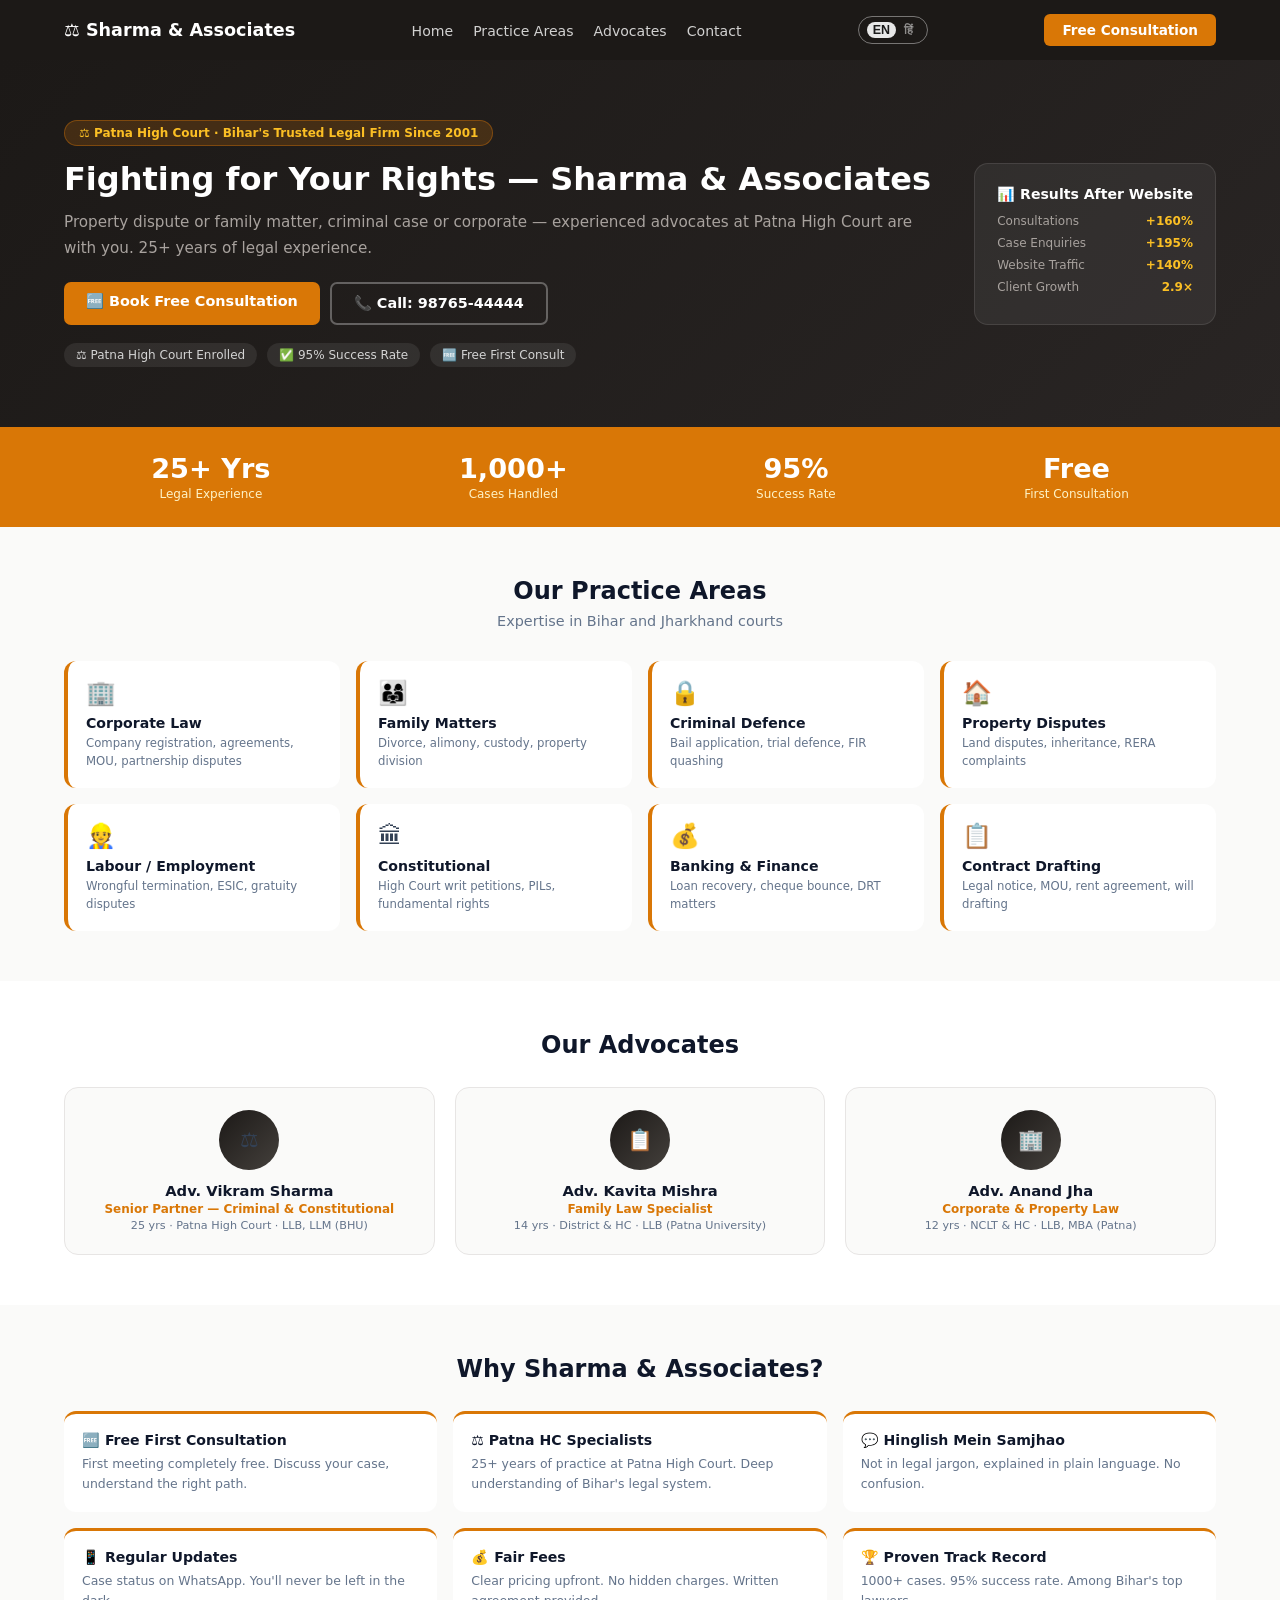
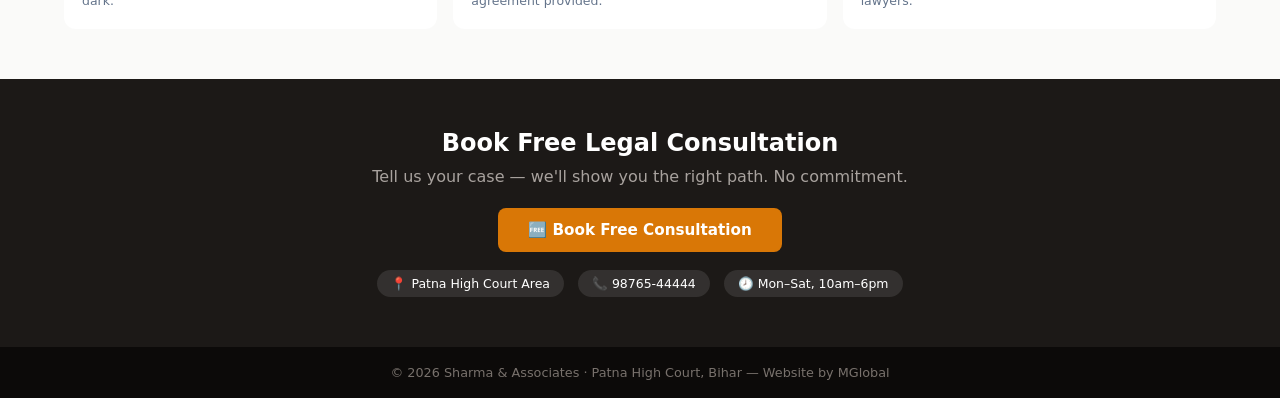
<file: templates/law.html>
<!DOCTYPE html>
<html lang="en">
<head>
  <meta charset="UTF-8"/><meta name="viewport" content="width=device-width,initial-scale=1.0"/>
  <title>Sharma & Associates — Patna High Court, Bihar</title>
  <style>
    *{box-sizing:border-box;margin:0;padding:0;}
    body{font-family:'Segoe UI',system-ui,sans-serif;color:#334155;}
    nav{background:#1c1917;padding:0 5%;display:flex;align-items:center;justify-content:space-between;height:60px;}
    .logo{color:white;font-weight:800;font-size:1.1rem;}
    .nav-links{display:flex;gap:20px;list-style:none;}
    .nav-links a{color:rgba(255,255,255,.8);text-decoration:none;font-size:.88rem;}
    .nav-btn{background:#d97706;color:white;padding:8px 18px;border-radius:6px;font-weight:700;font-size:.85rem;text-decoration:none;}
    .hero{background:linear-gradient(135deg,#1c1917,#292524);padding:60px 5%;color:white;display:flex;align-items:center;gap:40px;}
    .hero-text{flex:1;}
    .badge{display:inline-block;background:rgba(217,119,6,.2);border:1px solid rgba(217,119,6,.4);color:#fbbf24;padding:5px 14px;border-radius:100px;font-size:.75rem;font-weight:700;margin-bottom:14px;}
    .hero h1{font-size:2rem;font-weight:800;margin-bottom:12px;line-height:1.2;}
    .hero p{color:#a8a29e;margin-bottom:20px;font-size:.95rem;line-height:1.7;}
    .hero-btns{display:flex;gap:10px;flex-wrap:wrap;}
    .btn-a{background:#d97706;color:white;padding:11px 22px;border-radius:7px;font-weight:700;text-decoration:none;font-size:.9rem;}
    .btn-wh{border:2px solid rgba(255,255,255,.3);color:white;padding:11px 22px;border-radius:7px;font-weight:600;text-decoration:none;font-size:.9rem;}
    .trust-row{display:flex;gap:10px;margin-top:18px;flex-wrap:wrap;}
    .tbadge{background:rgba(255,255,255,.08);padding:5px 12px;border-radius:100px;font-size:.75rem;color:#d4d4d4;}
    .hero-card{background:rgba(255,255,255,.06);border-radius:14px;padding:22px;border:1px solid rgba(255,255,255,.1);min-width:200px;}
    .hc-title{font-weight:700;font-size:.88rem;margin-bottom:12px;color:white;}
    .hc-row{display:flex;justify-content:space-between;margin-bottom:8px;}
    .hc-l{font-size:.75rem;color:#a8a29e;}
    .hc-v{font-size:.75rem;font-weight:700;color:#fbbf24;}
    .stats-bar{background:#d97706;display:flex;justify-content:space-around;padding:26px 5%;flex-wrap:wrap;gap:14px;}
    .stat{text-align:center;}
    .stat .num{font-size:1.7rem;font-weight:800;color:white;}
    .stat .lbl{font-size:.75rem;color:#fef3c7;margin-top:3px;}
    .practice{padding:50px 5%;background:#fafaf9;}
    .section-title{text-align:center;font-size:1.5rem;font-weight:800;margin-bottom:8px;color:#0f172a;}
    .section-sub{text-align:center;color:#64748b;margin-bottom:32px;font-size:.9rem;}
    .prac-grid{display:grid;grid-template-columns:repeat(4,1fr);gap:16px;}
    .pcard{background:white;border-radius:12px;padding:18px;border-left:4px solid #d97706;transition:transform .2s,box-shadow .2s;}
    .pcard:hover{transform:translateY(-4px);box-shadow:0 8px 20px rgba(0,0,0,.08);}
    .pc-icon{font-size:1.5rem;margin-bottom:8px;}
    .pc-name{font-weight:700;font-size:.88rem;color:#0f172a;margin-bottom:4px;}
    .pc-desc{font-size:.73rem;color:#64748b;line-height:1.5;}
    .advocates{padding:50px 5%;background:white;}
    .adv-grid{display:grid;grid-template-columns:repeat(3,1fr);gap:20px;margin-top:28px;}
    .adv-card{background:#fafaf9;border-radius:14px;padding:22px;border:1px solid #e7e5e4;text-align:center;}
    .adv-avatar{width:60px;height:60px;border-radius:50%;background:linear-gradient(135deg,#1c1917,#44403c);display:flex;align-items:center;justify-content:center;font-size:1.3rem;margin:0 auto 12px;}
    .adv-name{font-weight:800;font-size:.92rem;color:#0f172a;margin-bottom:3px;}
    .adv-spec{font-size:.75rem;color:#d97706;font-weight:600;margin-bottom:3px;}
    .adv-exp{font-size:.7rem;color:#64748b;}
    .why{padding:50px 5%;background:#fafaf9;}
    .why-grid{display:grid;grid-template-columns:repeat(3,1fr);gap:16px;margin-top:28px;}
    .wcard{background:white;border-radius:12px;padding:18px;border-top:3px solid #d97706;}
    .wc-title{font-weight:700;font-size:.88rem;margin-bottom:6px;color:#0f172a;}
    .wc-desc{font-size:.78rem;color:#64748b;line-height:1.6;}
    .book-s{background:#1c1917;padding:50px 5%;text-align:center;color:white;}
    .book-s h2{font-size:1.5rem;font-weight:800;margin-bottom:10px;}
    .book-s p{color:#a8a29e;margin-bottom:22px;}
    .book-btn{background:#d97706;color:white;padding:13px 30px;border-radius:8px;font-weight:800;font-size:.95rem;text-decoration:none;display:inline-block;}
    footer{background:#0c0a09;color:#78716c;text-align:center;padding:18px;font-size:.8rem;}
    @media(max-width:700px){.prac-grid{grid-template-columns:1fr 1fr;}.adv-grid{grid-template-columns:1fr;}.why-grid{grid-template-columns:1fr;}.hero{flex-direction:column;}}

    /* ── Language Toggle ── */
    .lang-toggle{display:inline-flex;align-items:center;gap:2px;background:transparent;border:1.5px solid rgba(255,255,255,.4);border-radius:20px;padding:5px 8px;cursor:pointer;font-size:.78rem;font-weight:700;color:rgba(255,255,255,.85);white-space:nowrap;line-height:1;}
    .lang-toggle:hover{background:rgba(255,255,255,.15);}
    .lang-pill{padding:2px 6px;border-radius:10px;transition:background .2s,color .2s;}
    .lang-pill.lang-active{background:rgba(255,255,255,.9);color:#1a1a1a;}
    .lang-pill.lang-inactive{color:rgba(255,255,255,.5);}
  </style>
</head>
<body>
<nav>
  <div class="logo">⚖ Sharma & Associates</div>
  <ul class="nav-links">
    <li><a href="#">Home</a></li><li><a href="#">Practice Areas</a></li><li><a href="#">Advocates</a></li><li><a href="#">Contact</a></li>
  </ul>
  <button class="lang-toggle" onclick="toggleLanguage()"><span class="lang-pill lang-active">EN</span><span class="lang-pill lang-inactive">हिं</span></button><a href="../pages/book.html?category=law&business=Sharma+and+Associates+Patna" class="nav-btn">Free Consultation</a>
</nav>

<div class="hero">
  <div class="hero-text">
    <span class="badge">⚖ Patna High Court · Bihar's Trusted Legal Firm Since 2001</span>
    <h1 data-i18n="t.law.hero.h1">Fighting for Your Rights — Sharma & Associates</h1>
    <p data-i18n="t.law.hero.p">Property dispute or family matter, criminal case or corporate — experienced advocates at Patna High Court are with you. 25+ years of legal experience.</p>
    <div class="hero-btns">
      <a href="../pages/book.html?category=law&business=Sharma+and+Associates+Patna" class="btn-a" data-i18n="t.law.hero.btn1">🆓 Book Free Consultation</a>
      <a href="tel:9876544444" class="btn-wh">📞 Call: 98765-44444</a>
    </div>
    <div class="trust-row">
      <span class="tbadge">⚖ Patna High Court Enrolled</span>
      <span class="tbadge">✅ 95% Success Rate</span>
      <span class="tbadge">🆓 Free First Consult</span>
    </div>
  </div>
  <div class="hero-card">
    <div class="hc-title" data-i18n="t.law.hero.card">📊 Results After Website</div>
    <div class="hc-row"><span class="hc-l">Consultations</span><span class="hc-v">+160%</span></div>
    <div class="hc-row"><span class="hc-l">Case Enquiries</span><span class="hc-v">+195%</span></div>
    <div class="hc-row"><span class="hc-l">Website Traffic</span><span class="hc-v">+140%</span></div>
    <div class="hc-row"><span class="hc-l">Client Growth</span><span class="hc-v">2.9×</span></div>
  </div>
</div>

<div class="stats-bar">
  <div class="stat"><div class="num">25+ Yrs</div><div class="lbl">Legal Experience</div></div>
  <div class="stat"><div class="num">1,000+</div><div class="lbl">Cases Handled</div></div>
  <div class="stat"><div class="num">95%</div><div class="lbl">Success Rate</div></div>
  <div class="stat"><div class="num">Free</div><div class="lbl">First Consultation</div></div>
</div>

<section class="practice">
  <div class="section-title" data-i18n="t.law.prac.title">Our Practice Areas</div>
  <div class="section-sub" data-i18n="t.law.prac.sub">Expertise in Bihar and Jharkhand courts</div>
  <div class="prac-grid">
    <div class="pcard"><div class="pc-icon">🏢</div><div class="pc-name">Corporate Law</div><div class="pc-desc">Company registration, agreements, MOU, partnership disputes</div></div>
    <div class="pcard"><div class="pc-icon">👨‍👩‍👧</div><div class="pc-name">Family Matters</div><div class="pc-desc">Divorce, alimony, custody, property division</div></div>
    <div class="pcard"><div class="pc-icon">🔒</div><div class="pc-name">Criminal Defence</div><div class="pc-desc">Bail application, trial defence, FIR quashing</div></div>
    <div class="pcard"><div class="pc-icon">🏠</div><div class="pc-name">Property Disputes</div><div class="pc-desc">Land disputes, inheritance, RERA complaints</div></div>
    <div class="pcard"><div class="pc-icon">👷</div><div class="pc-name">Labour / Employment</div><div class="pc-desc">Wrongful termination, ESIC, gratuity disputes</div></div>
    <div class="pcard"><div class="pc-icon">🏛</div><div class="pc-name">Constitutional</div><div class="pc-desc">High Court writ petitions, PILs, fundamental rights</div></div>
    <div class="pcard"><div class="pc-icon">💰</div><div class="pc-name">Banking & Finance</div><div class="pc-desc">Loan recovery, cheque bounce, DRT matters</div></div>
    <div class="pcard"><div class="pc-icon">📋</div><div class="pc-name">Contract Drafting</div><div class="pc-desc">Legal notice, MOU, rent agreement, will drafting</div></div>
  </div>
</section>

<section class="advocates">
  <div class="section-title" data-i18n="t.law.adv.title">Our Advocates</div>
  <div class="adv-grid">
    <div class="adv-card"><div class="adv-avatar">⚖</div><div class="adv-name">Adv. Vikram Sharma</div><div class="adv-spec">Senior Partner — Criminal & Constitutional</div><div class="adv-exp">25 yrs · Patna High Court · LLB, LLM (BHU)</div></div>
    <div class="adv-card"><div class="adv-avatar">📋</div><div class="adv-name">Adv. Kavita Mishra</div><div class="adv-spec">Family Law Specialist</div><div class="adv-exp">14 yrs · District & HC · LLB (Patna University)</div></div>
    <div class="adv-card"><div class="adv-avatar">🏢</div><div class="adv-name">Adv. Anand Jha</div><div class="adv-spec">Corporate & Property Law</div><div class="adv-exp">12 yrs · NCLT & HC · LLB, MBA (Patna)</div></div>
  </div>
</section>

<section class="why">
  <div class="section-title" data-i18n="t.law.why.title">Why Sharma & Associates?</div>
  <div class="why-grid">
    <div class="wcard"><div class="wc-title">🆓 Free First Consultation</div><div class="wc-desc" data-i18n="t.law.why.1">First meeting completely free. Discuss your case, understand the right path.</div></div>
    <div class="wcard"><div class="wc-title">⚖ Patna HC Specialists</div><div class="wc-desc" data-i18n="t.law.why.2">25+ years of practice at Patna High Court. Deep understanding of Bihar's legal system.</div></div>
    <div class="wcard"><div class="wc-title">💬 Hinglish Mein Samjhao</div><div class="wc-desc" data-i18n="t.law.why.3">Not in legal jargon, explained in plain language. No confusion.</div></div>
    <div class="wcard"><div class="wc-title">📱 Regular Updates</div><div class="wc-desc" data-i18n="t.law.why.4">Case status on WhatsApp. You'll never be left in the dark.</div></div>
    <div class="wcard"><div class="wc-title">💰 Fair Fees</div><div class="wc-desc" data-i18n="t.law.why.5">Clear pricing upfront. No hidden charges. Written agreement provided.</div></div>
    <div class="wcard"><div class="wc-title">🏆 Proven Track Record</div><div class="wc-desc" data-i18n="t.law.why.6">1000+ cases. 95% success rate. Among Bihar's top lawyers.</div></div>
  </div>
</section>

<div class="book-s">
  <h2 data-i18n="t.law.book.h2">Book Free Legal Consultation</h2>
  <p data-i18n="t.law.book.p">Tell us your case — we'll show you the right path. No commitment.</p>
  <a href="../pages/book.html?category=law&business=Sharma+and+Associates+Patna" class="book-btn" data-i18n="t.law.book.btn">🆓 Book Free Consultation</a>
  <div style="margin-top:18px;display:flex;justify-content:center;gap:14px;flex-wrap:wrap;">
    <span style="background:rgba(255,255,255,.1);padding:6px 14px;border-radius:100px;font-size:.78rem;">📍 Patna High Court Area</span>
    <span style="background:rgba(255,255,255,.1);padding:6px 14px;border-radius:100px;font-size:.78rem;">📞 98765-44444</span>
    <span style="background:rgba(255,255,255,.1);padding:6px 14px;border-radius:100px;font-size:.78rem;">🕗 Mon–Sat, 10am–6pm</span>
  </div>
</div>
<footer>© 2026 Sharma & Associates · Patna High Court, Bihar — Website by MGlobal</footer>
<script src="../js/i18n.js"></script>
</body>
</html>
</file>
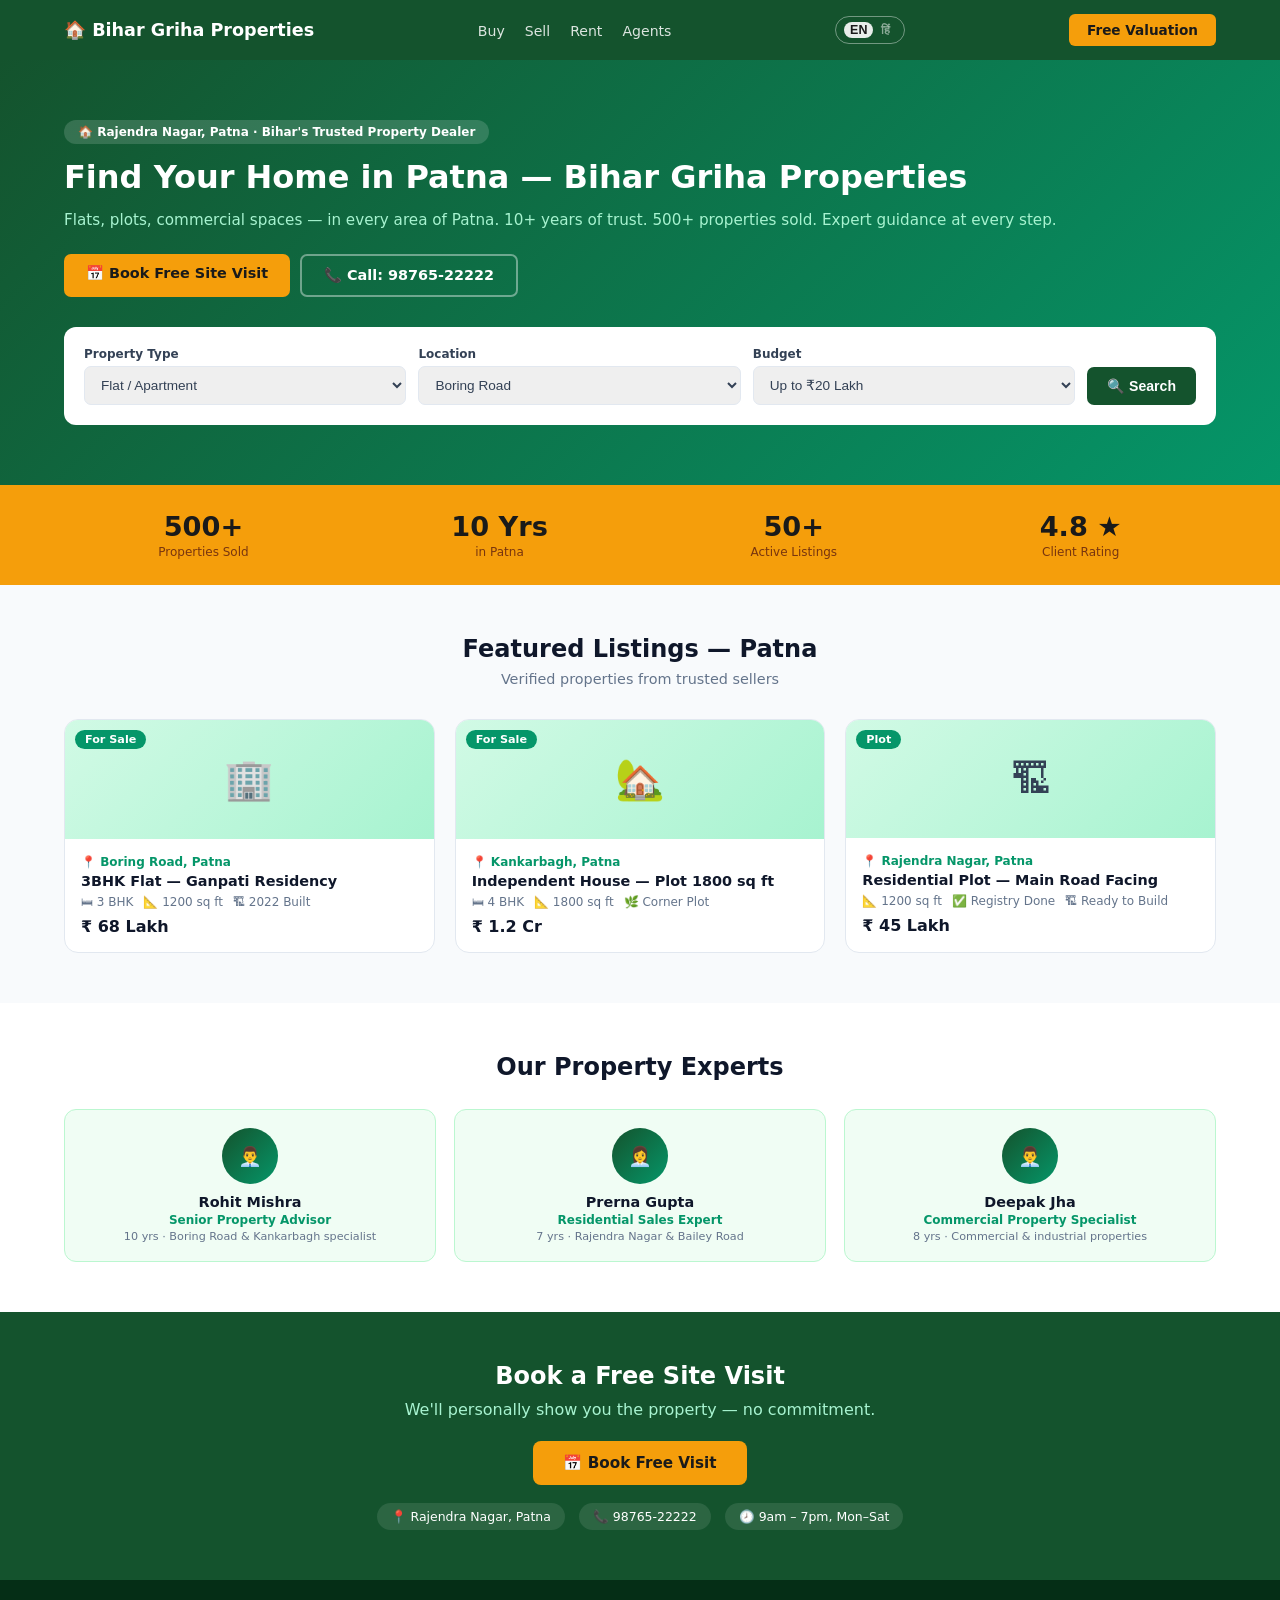
<file: templates/realestate.html>
<!DOCTYPE html>
<html lang="en">
<head>
  <meta charset="UTF-8"/><meta name="viewport" content="width=device-width,initial-scale=1.0"/>
  <title>Bihar Griha Properties — Rajendra Nagar, Patna</title>
  <style>
    *{box-sizing:border-box;margin:0;padding:0;}
    body{font-family:'Segoe UI',system-ui,sans-serif;color:#334155;}
    nav{background:#14532d;padding:0 5%;display:flex;align-items:center;justify-content:space-between;height:60px;}
    .logo{color:white;font-weight:800;font-size:1.1rem;}
    .nav-links{display:flex;gap:20px;list-style:none;}
    .nav-links a{color:rgba(255,255,255,.85);text-decoration:none;font-size:.88rem;}
    .nav-btn{background:#f59e0b;color:#1a1a1a;padding:8px 18px;border-radius:6px;font-weight:700;font-size:.85rem;text-decoration:none;}
    .hero{background:linear-gradient(135deg,#14532d,#059669);padding:60px 5%;color:white;}
    .hero-top{display:flex;align-items:center;gap:40px;flex-wrap:wrap;}
    .hero-text{flex:1;}
    .badge{display:inline-block;background:rgba(255,255,255,.15);padding:5px 14px;border-radius:100px;font-size:.75rem;font-weight:700;margin-bottom:14px;}
    .hero h1{font-size:2rem;font-weight:800;margin-bottom:12px;line-height:1.2;}
    .hero p{color:#a7f3d0;margin-bottom:20px;font-size:.95rem;line-height:1.7;}
    .hero-btns{display:flex;gap:10px;flex-wrap:wrap;}
    .btn-a{background:#f59e0b;color:#1a1a1a;padding:11px 22px;border-radius:7px;font-weight:700;text-decoration:none;font-size:.9rem;}
    .btn-wh{border:2px solid rgba(255,255,255,.4);color:white;padding:11px 22px;border-radius:7px;font-weight:600;text-decoration:none;font-size:.9rem;}
    .search-bar{background:white;border-radius:12px;padding:20px;margin-top:30px;display:flex;gap:12px;flex-wrap:wrap;align-items:flex-end;}
    .sb-field{flex:1;min-width:130px;}
    .sb-field label{font-size:.75rem;font-weight:700;color:#334155;display:block;margin-bottom:5px;}
    .sb-field select{width:100%;padding:10px 12px;border-radius:7px;border:1.5px solid #e2e8f0;font-size:.85rem;color:#334155;}
    .sb-btn{background:#14532d;color:white;padding:11px 20px;border-radius:7px;font-weight:700;font-size:.88rem;border:none;cursor:pointer;white-space:nowrap;}
    .stats-bar{background:#f59e0b;display:flex;justify-content:space-around;padding:26px 5%;flex-wrap:wrap;gap:14px;}
    .stat{text-align:center;}
    .stat .num{font-size:1.7rem;font-weight:800;color:#1a1a1a;}
    .stat .lbl{font-size:.75rem;color:#78350f;margin-top:3px;}
    .listings{padding:50px 5%;background:#f8fafc;}
    .section-title{text-align:center;font-size:1.5rem;font-weight:800;margin-bottom:8px;color:#0f172a;}
    .section-sub{text-align:center;color:#64748b;margin-bottom:32px;font-size:.9rem;}
    .list-grid{display:grid;grid-template-columns:repeat(3,1fr);gap:20px;}
    .lcard{background:white;border-radius:14px;overflow:hidden;border:1px solid #e2e8f0;transition:transform .2s,box-shadow .2s;}
    .lcard:hover{transform:translateY(-4px);box-shadow:0 12px 30px rgba(0,0,0,.1);}
    .lcard-img{background:linear-gradient(135deg,#d1fae5,#a7f3d0);padding:36px;text-align:center;font-size:2.5rem;}
    .lcard-tag{position:absolute;top:10px;left:10px;background:#059669;color:white;padding:3px 10px;border-radius:100px;font-size:.7rem;font-weight:700;}
    .lcard-wrap{position:relative;}
    .lcard-body{padding:16px;}
    .lcard-loc{font-size:.75rem;color:#059669;font-weight:600;margin-bottom:4px;}
    .lcard-name{font-weight:700;font-size:.9rem;color:#0f172a;margin-bottom:6px;}
    .lcard-specs{display:flex;gap:10px;font-size:.75rem;color:#64748b;margin-bottom:8px;}
    .lcard-price{font-weight:800;font-size:1rem;color:#0f172a;}
    .agents{padding:50px 5%;background:white;}
    .agent-grid{display:grid;grid-template-columns:repeat(3,1fr);gap:18px;margin-top:28px;}
    .ag-card{background:#f0fdf4;border-radius:12px;padding:18px;text-align:center;border:1px solid #bbf7d0;}
    .ag-avatar{width:56px;height:56px;border-radius:50%;background:linear-gradient(135deg,#14532d,#059669);display:flex;align-items:center;justify-content:center;font-size:1.2rem;margin:0 auto 10px;}
    .ag-name{font-weight:800;font-size:.9rem;color:#0f172a;margin-bottom:3px;}
    .ag-spec{font-size:.75rem;color:#059669;font-weight:600;margin-bottom:3px;}
    .ag-exp{font-size:.7rem;color:#64748b;}
    .book-s{background:#14532d;padding:50px 5%;text-align:center;color:white;}
    .book-s h2{font-size:1.5rem;font-weight:800;margin-bottom:10px;}
    .book-s p{color:#a7f3d0;margin-bottom:22px;}
    .book-btn{background:#f59e0b;color:#1a1a1a;padding:13px 30px;border-radius:8px;font-weight:800;font-size:.95rem;text-decoration:none;display:inline-block;}
    footer{background:#052e16;color:#6ee7b7;text-align:center;padding:18px;font-size:.8rem;}
    @media(max-width:700px){.list-grid{grid-template-columns:1fr;}.agent-grid{grid-template-columns:1fr;}}

    /* ── Language Toggle ── */
    .lang-toggle{display:inline-flex;align-items:center;gap:2px;background:transparent;border:1.5px solid rgba(255,255,255,.4);border-radius:20px;padding:5px 8px;cursor:pointer;font-size:.78rem;font-weight:700;color:rgba(255,255,255,.85);white-space:nowrap;line-height:1;}
    .lang-toggle:hover{background:rgba(255,255,255,.15);}
    .lang-pill{padding:2px 6px;border-radius:10px;transition:background .2s,color .2s;}
    .lang-pill.lang-active{background:rgba(255,255,255,.9);color:#1a1a1a;}
    .lang-pill.lang-inactive{color:rgba(255,255,255,.5);}
  </style>
</head>
<body>
<nav>
  <div class="logo">🏠 Bihar Griha Properties</div>
  <ul class="nav-links">
    <li><a href="#">Buy</a></li><li><a href="#">Sell</a></li><li><a href="#">Rent</a></li><li><a href="#">Agents</a></li>
  </ul>
  <button class="lang-toggle" onclick="toggleLanguage()"><span class="lang-pill lang-active">EN</span><span class="lang-pill lang-inactive">हिं</span></button><a href="../pages/book.html?category=realestate&business=Bihar+Griha+Properties" class="nav-btn">Free Valuation</a>
</nav>

<div class="hero">
  <div class="hero-top">
    <div class="hero-text">
      <span class="badge">🏠 Rajendra Nagar, Patna · Bihar's Trusted Property Dealer</span>
      <h1 data-i18n="t.re.hero.h1">Find Your Home in Patna — Bihar Griha Properties</h1>
      <p data-i18n="t.re.hero.p">Flats, plots, commercial spaces — in every area of Patna. 10+ years of trust. 500+ properties sold. Expert guidance at every step.</p>
      <div class="hero-btns">
        <a href="../pages/book.html?category=realestate&business=Bihar+Griha+Properties" class="btn-a" data-i18n="t.re.hero.btn1">📅 Book Free Site Visit</a>
        <a href="tel:9876522222" class="btn-wh">📞 Call: 98765-22222</a>
      </div>
    </div>
  </div>
  <div class="search-bar">
    <div class="sb-field"><label>Property Type</label><select><option>Flat / Apartment</option><option>Plot / Land</option><option>Independent House</option><option>Commercial</option></select></div>
    <div class="sb-field"><label>Location</label><select><option>Boring Road</option><option>Rajendra Nagar</option><option>Kankarbagh</option><option>Bailey Road</option><option>Fraser Road</option><option>Patna City</option></select></div>
    <div class="sb-field"><label>Budget</label><select><option>Up to ₹20 Lakh</option><option>₹20–50 Lakh</option><option>₹50 Lakh–1 Cr</option><option>Above 1 Cr</option></select></div>
    <button class="sb-btn" onclick="window.location='../pages/book.html?category=realestate&business=Bihar+Griha+Properties'">🔍 Search</button>
  </div>
</div>

<div class="stats-bar">
  <div class="stat"><div class="num">500+</div><div class="lbl">Properties Sold</div></div>
  <div class="stat"><div class="num">10 Yrs</div><div class="lbl" data-i18n="t.re.stats.2">in Patna</div></div>
  <div class="stat"><div class="num">50+</div><div class="lbl">Active Listings</div></div>
  <div class="stat"><div class="num">4.8 ★</div><div class="lbl">Client Rating</div></div>
</div>

<section class="listings">
  <div class="section-title">Featured Listings — Patna</div>
  <div class="section-sub">Verified properties from trusted sellers</div>
  <div class="list-grid">
    <div class="lcard"><div class="lcard-wrap"><div class="lcard-img">🏢</div><span class="lcard-tag">For Sale</span></div><div class="lcard-body"><div class="lcard-loc">📍 Boring Road, Patna</div><div class="lcard-name">3BHK Flat — Ganpati Residency</div><div class="lcard-specs"><span>🛏 3 BHK</span><span>📐 1200 sq ft</span><span>🏗 2022 Built</span></div><div class="lcard-price">₹ 68 Lakh</div></div></div>
    <div class="lcard"><div class="lcard-wrap"><div class="lcard-img">🏡</div><span class="lcard-tag">For Sale</span></div><div class="lcard-body"><div class="lcard-loc">📍 Kankarbagh, Patna</div><div class="lcard-name">Independent House — Plot 1800 sq ft</div><div class="lcard-specs"><span>🛏 4 BHK</span><span>📐 1800 sq ft</span><span>🌿 Corner Plot</span></div><div class="lcard-price">₹ 1.2 Cr</div></div></div>
    <div class="lcard"><div class="lcard-wrap"><div class="lcard-img">🏗</div><span class="lcard-tag">Plot</span></div><div class="lcard-body"><div class="lcard-loc">📍 Rajendra Nagar, Patna</div><div class="lcard-name">Residential Plot — Main Road Facing</div><div class="lcard-specs"><span>📐 1200 sq ft</span><span>✅ Registry Done</span><span>🏗 Ready to Build</span></div><div class="lcard-price">₹ 45 Lakh</div></div></div>
  </div>
</section>

<section class="agents">
  <div class="section-title">Our Property Experts</div>
  <div class="agent-grid">
    <div class="ag-card"><div class="ag-avatar">👨‍💼</div><div class="ag-name">Rohit Mishra</div><div class="ag-spec">Senior Property Advisor</div><div class="ag-exp">10 yrs · Boring Road & Kankarbagh specialist</div></div>
    <div class="ag-card"><div class="ag-avatar">👩‍💼</div><div class="ag-name">Prerna Gupta</div><div class="ag-spec">Residential Sales Expert</div><div class="ag-exp">7 yrs · Rajendra Nagar & Bailey Road</div></div>
    <div class="ag-card"><div class="ag-avatar">👨‍💼</div><div class="ag-name">Deepak Jha</div><div class="ag-spec">Commercial Property Specialist</div><div class="ag-exp">8 yrs · Commercial & industrial properties</div></div>
  </div>
</section>

<div class="book-s">
  <h2 data-i18n="t.re.book.h2">Book a Free Site Visit</h2>
  <p data-i18n="t.re.book.p">We'll personally show you the property — no commitment.</p>
  <a href="../pages/book.html?category=realestate&business=Bihar+Griha+Properties" class="book-btn" data-i18n="t.re.book.btn">📅 Book Free Visit</a>
  <div style="margin-top:18px;display:flex;justify-content:center;gap:14px;flex-wrap:wrap;">
    <span style="background:rgba(255,255,255,.1);padding:6px 14px;border-radius:100px;font-size:.78rem;">📍 Rajendra Nagar, Patna</span>
    <span style="background:rgba(255,255,255,.1);padding:6px 14px;border-radius:100px;font-size:.78rem;">📞 98765-22222</span>
    <span style="background:rgba(255,255,255,.1);padding:6px 14px;border-radius:100px;font-size:.78rem;">🕗 9am – 7pm, Mon–Sat</span>
  </div>
</div>
<footer>© 2026 Bihar Griha Properties · Rajendra Nagar, Patna — Website by MGlobal</footer>
<script src="../js/i18n.js"></script>
</body>
</html>
</file>
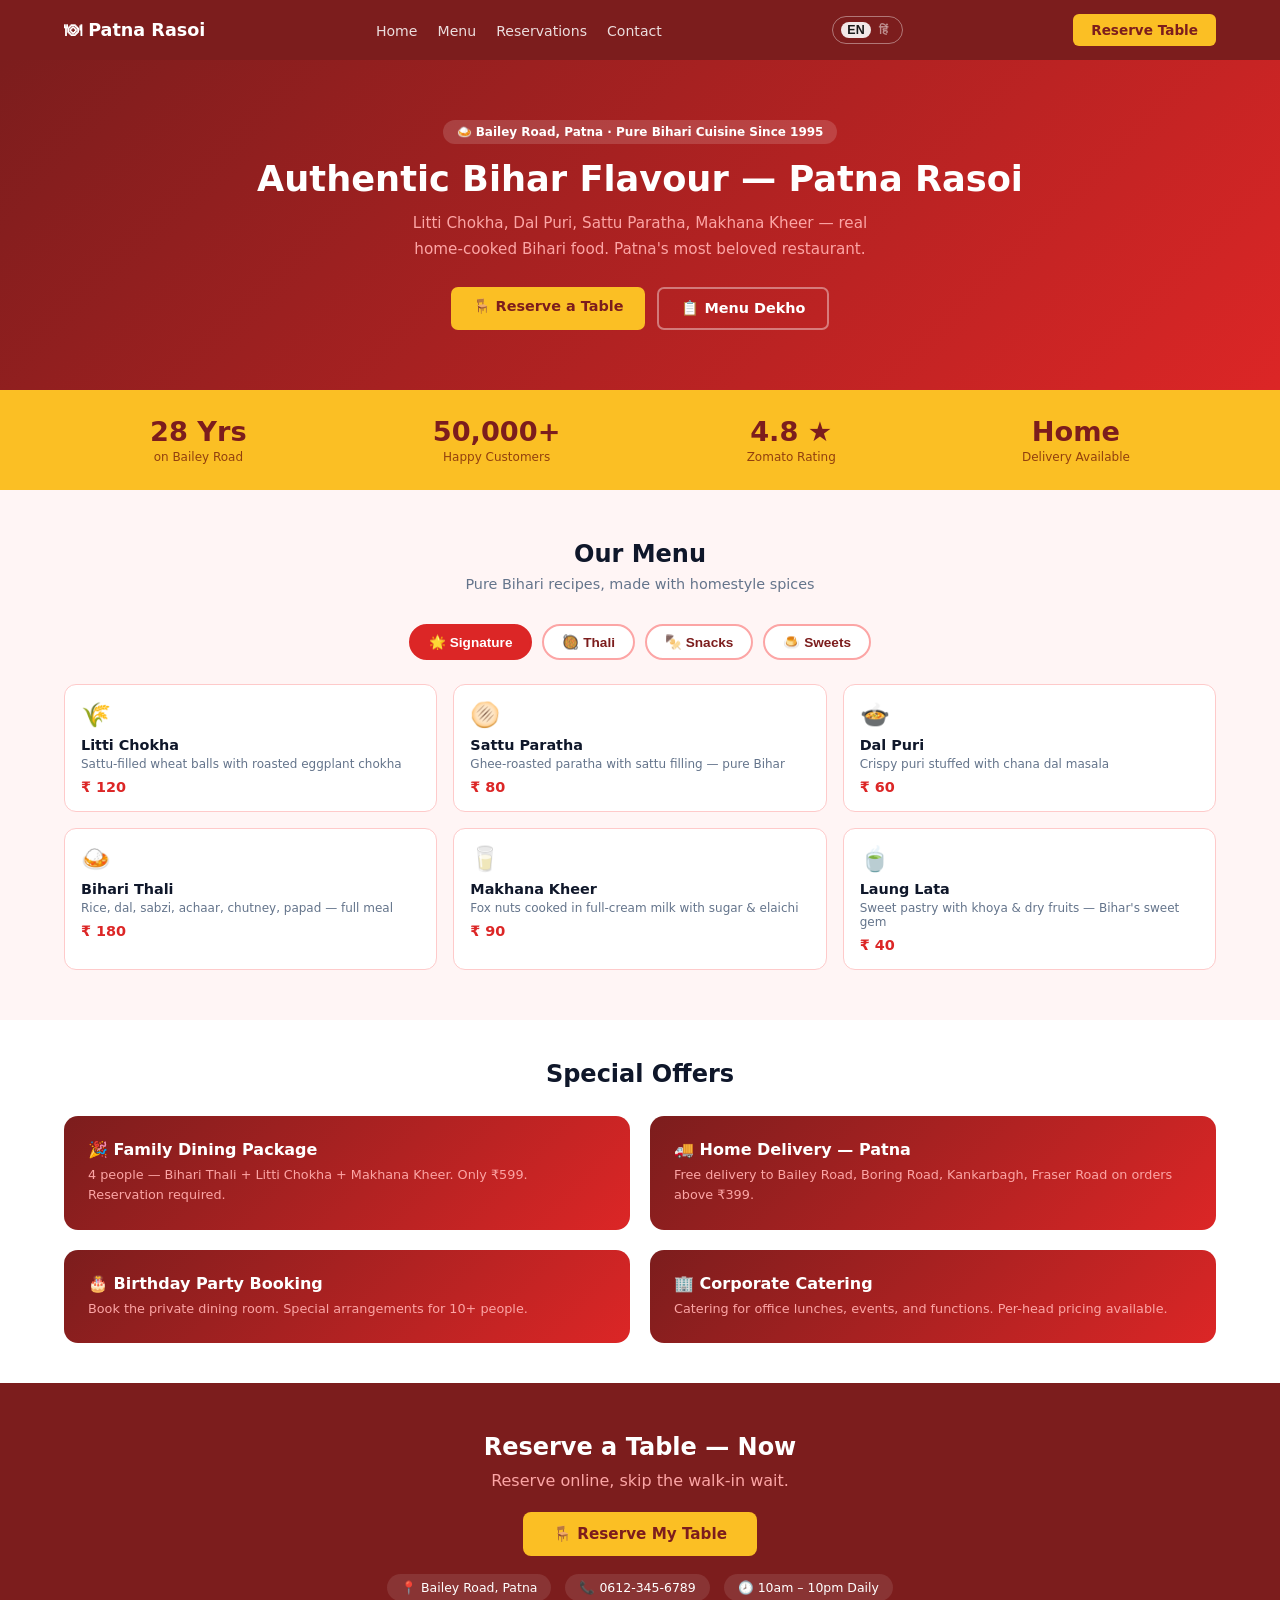
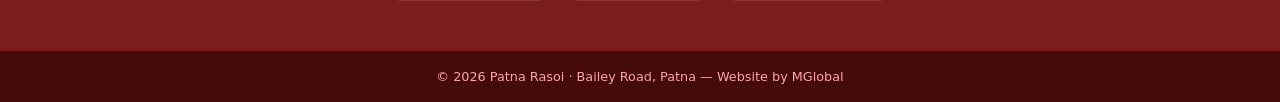
<file: templates/restaurant.html>
<!DOCTYPE html>
<html lang="en">
<head>
  <meta charset="UTF-8"/><meta name="viewport" content="width=device-width,initial-scale=1.0"/>
  <title>Patna Rasoi — Authentic Bihari Cuisine, Bailey Road</title>
  <style>
    *{box-sizing:border-box;margin:0;padding:0;}
    body{font-family:'Segoe UI',system-ui,sans-serif;color:#334155;}
    nav{background:#7c1d1d;padding:0 5%;display:flex;align-items:center;justify-content:space-between;height:60px;}
    .logo{color:white;font-weight:800;font-size:1.1rem;}
    .nav-links{display:flex;gap:20px;list-style:none;}
    .nav-links a{color:rgba(255,255,255,.85);text-decoration:none;font-size:.88rem;}
    .nav-btn{background:#fbbf24;color:#7c1d1d;padding:8px 18px;border-radius:6px;font-weight:700;font-size:.85rem;text-decoration:none;}
    .hero{background:linear-gradient(135deg,#7c1d1d,#dc2626);padding:60px 5%;text-align:center;color:white;}
    .badge{display:inline-block;background:rgba(255,255,255,.15);padding:5px 14px;border-radius:100px;font-size:.75rem;font-weight:600;margin-bottom:14px;}
    .hero h1{font-size:2.2rem;font-weight:800;margin-bottom:12px;}
    .hero p{color:#fca5a5;margin-bottom:24px;font-size:.95rem;max-width:500px;margin-left:auto;margin-right:auto;line-height:1.7;}
    .hero-btns{display:flex;gap:12px;justify-content:center;flex-wrap:wrap;}
    .btn-y{background:#fbbf24;color:#7c1d1d;padding:11px 22px;border-radius:7px;font-weight:700;text-decoration:none;font-size:.9rem;}
    .btn-wh{border:2px solid rgba(255,255,255,.4);color:white;padding:11px 22px;border-radius:7px;font-weight:600;text-decoration:none;font-size:.9rem;}
    .stats-bar{background:#fbbf24;display:flex;justify-content:space-around;padding:26px 5%;flex-wrap:wrap;gap:14px;}
    .stat{text-align:center;}
    .stat .num{font-size:1.7rem;font-weight:800;color:#7c1d1d;}
    .stat .lbl{font-size:.75rem;color:#92400e;margin-top:3px;}
    .menu{padding:50px 5%;background:#fff5f5;}
    .section-title{text-align:center;font-size:1.5rem;font-weight:800;margin-bottom:8px;color:#0f172a;}
    .section-sub{text-align:center;color:#64748b;margin-bottom:32px;font-size:.9rem;}
    .menu-tabs{display:flex;justify-content:center;gap:10px;margin-bottom:24px;flex-wrap:wrap;}
    .mt{padding:8px 18px;border-radius:100px;border:2px solid #fca5a5;background:white;font-size:.85rem;font-weight:600;cursor:pointer;color:#7c1d1d;}
    .mt.active{background:#dc2626;color:white;border-color:#dc2626;}
    .menu-grid{display:grid;grid-template-columns:repeat(3,1fr);gap:16px;}
    .mcard{background:white;border-radius:12px;padding:16px;border:1px solid #fecaca;}
    .mcard .emoji{font-size:1.5rem;margin-bottom:8px;}
    .mcard .dish{font-weight:700;font-size:.9rem;color:#0f172a;margin-bottom:4px;}
    .mcard .desc{font-size:.75rem;color:#64748b;margin-bottom:8px;}
    .mcard .price{font-weight:800;color:#dc2626;font-size:.9rem;}
    .specials{padding:40px 5%;background:white;}
    .specials-grid{display:grid;grid-template-columns:repeat(2,1fr);gap:20px;margin-top:28px;}
    .spec-card{background:linear-gradient(135deg,#7c1d1d,#dc2626);border-radius:14px;padding:24px;color:white;}
    .spec-card h3{font-size:1rem;font-weight:800;margin-bottom:6px;}
    .spec-card p{font-size:.8rem;color:#fca5a5;line-height:1.6;}
    .book-s{background:#7c1d1d;padding:50px 5%;text-align:center;color:white;}
    .book-s h2{font-size:1.5rem;font-weight:800;margin-bottom:10px;}
    .book-s p{color:#fca5a5;margin-bottom:22px;}
    .book-btn{background:#fbbf24;color:#7c1d1d;padding:13px 30px;border-radius:8px;font-weight:800;font-size:.95rem;text-decoration:none;display:inline-block;}
    footer{background:#450a0a;color:#fca5a5;text-align:center;padding:18px;font-size:.8rem;}
    @media(max-width:700px){.menu-grid{grid-template-columns:1fr 1fr;}.specials-grid{grid-template-columns:1fr;}}

    /* ── Language Toggle ── */
    .lang-toggle{display:inline-flex;align-items:center;gap:2px;background:transparent;border:1.5px solid rgba(255,255,255,.4);border-radius:20px;padding:5px 8px;cursor:pointer;font-size:.78rem;font-weight:700;color:rgba(255,255,255,.85);white-space:nowrap;line-height:1;}
    .lang-toggle:hover{background:rgba(255,255,255,.15);}
    .lang-pill{padding:2px 6px;border-radius:10px;transition:background .2s,color .2s;}
    .lang-pill.lang-active{background:rgba(255,255,255,.9);color:#1a1a1a;}
    .lang-pill.lang-inactive{color:rgba(255,255,255,.5);}
  </style>
</head>
<body>
<nav>
  <div class="logo">🍽 Patna Rasoi</div>
  <ul class="nav-links">
    <li><a href="#">Home</a></li><li><a href="#">Menu</a></li><li><a href="#">Reservations</a></li><li><a href="#">Contact</a></li>
  </ul>
  <button class="lang-toggle" onclick="toggleLanguage()"><span class="lang-pill lang-active">EN</span><span class="lang-pill lang-inactive">हिं</span></button><a href="../pages/book.html?category=restaurant&business=Patna+Rasoi" class="nav-btn" data-i18n="t.rest.nav.btn">Reserve Table</a>
</nav>

<div class="hero">
  <span class="badge">🍛 Bailey Road, Patna · Pure Bihari Cuisine Since 1995</span>
  <h1 data-i18n="t.rest.hero.h1">Authentic Bihar Flavour — Patna Rasoi</h1>
  <p data-i18n="t.rest.hero.p">Litti Chokha, Dal Puri, Sattu Paratha, Makhana Kheer — real home-cooked Bihari food. Patna's most beloved restaurant.</p>
  <div class="hero-btns">
    <a href="../pages/book.html?category=restaurant&business=Patna+Rasoi" class="btn-y" data-i18n="t.rest.hero.btn1">🪑 Reserve a Table</a>
    <a href="#menu" class="btn-wh">📋 Menu Dekho</a>
  </div>
</div>

<div class="stats-bar">
  <div class="stat"><div class="num">28 Yrs</div><div class="lbl" data-i18n="t.rest.stats.1">on Bailey Road</div></div>
  <div class="stat"><div class="num">50,000+</div><div class="lbl">Happy Customers</div></div>
  <div class="stat"><div class="num">4.8 ★</div><div class="lbl">Zomato Rating</div></div>
  <div class="stat"><div class="num">Home</div><div class="lbl">Delivery Available</div></div>
</div>

<section class="menu" id="menu">
  <div class="section-title" data-i18n="t.rest.menu.title">Our Menu</div>
  <div class="section-sub" data-i18n="t.rest.menu.sub">Pure Bihari recipes, made with homestyle spices</div>
  <div class="menu-tabs">
    <button class="mt active">🌟 Signature</button>
    <button class="mt">🥘 Thali</button>
    <button class="mt">🍢 Snacks</button>
    <button class="mt">🍮 Sweets</button>
  </div>
  <div class="menu-grid">
    <div class="mcard"><div class="emoji">🌾</div><div class="dish">Litti Chokha</div><div class="desc">Sattu-filled wheat balls with roasted eggplant chokha</div><div class="price">₹ 120</div></div>
    <div class="mcard"><div class="emoji">🫓</div><div class="dish">Sattu Paratha</div><div class="desc">Ghee-roasted paratha with sattu filling — pure Bihar</div><div class="price">₹ 80</div></div>
    <div class="mcard"><div class="emoji">🍲</div><div class="dish">Dal Puri</div><div class="desc">Crispy puri stuffed with chana dal masala</div><div class="price">₹ 60</div></div>
    <div class="mcard"><div class="emoji">🍛</div><div class="dish">Bihari Thali</div><div class="desc">Rice, dal, sabzi, achaar, chutney, papad — full meal</div><div class="price">₹ 180</div></div>
    <div class="mcard"><div class="emoji">🥛</div><div class="dish">Makhana Kheer</div><div class="desc">Fox nuts cooked in full-cream milk with sugar & elaichi</div><div class="price">₹ 90</div></div>
    <div class="mcard"><div class="emoji">🍵</div><div class="dish">Laung Lata</div><div class="desc">Sweet pastry with khoya & dry fruits — Bihar's sweet gem</div><div class="price">₹ 40</div></div>
  </div>
</section>

<section class="specials">
  <div class="section-title">Special Offers</div>
  <div class="specials-grid">
    <div class="spec-card"><h3>🎉 Family Dining Package</h3><p data-i18n="t.rest.sp1.p">4 people — Bihari Thali + Litti Chokha + Makhana Kheer. Only ₹ 599. Reservation required.</p></div>
    <div class="spec-card"><h3>🚚 Home Delivery — Patna</h3><p data-i18n="t.rest.sp2.p">Free delivery to Bailey Road, Boring Road, Kankarbagh, Fraser Road on orders above ₹399.</p></div>
    <div class="spec-card"><h3>🎂 Birthday Party Booking</h3><p data-i18n="t.rest.sp3.p">Book the private dining room. Special arrangements for 10+ people.</p></div>
    <div class="spec-card"><h3>🏢 Corporate Catering</h3><p data-i18n="t.rest.sp4.p">Catering for office lunches, events, and functions. Per-head pricing available.</p></div>
  </div>
</section>

<div class="book-s">
  <h2 data-i18n="t.rest.book.h2">Reserve a Table — Now</h2>
  <p data-i18n="t.rest.book.p">Reserve online, skip the walk-in wait.</p>
  <a href="../pages/book.html?category=restaurant&business=Patna+Rasoi" class="book-btn">🪑 Reserve My Table</a>
  <div style="margin-top:18px;display:flex;justify-content:center;gap:14px;flex-wrap:wrap;">
    <span style="background:rgba(255,255,255,.1);padding:6px 14px;border-radius:100px;font-size:.78rem;">📍 Bailey Road, Patna</span>
    <span style="background:rgba(255,255,255,.1);padding:6px 14px;border-radius:100px;font-size:.78rem;">📞 0612-345-6789</span>
    <span style="background:rgba(255,255,255,.1);padding:6px 14px;border-radius:100px;font-size:.78rem;">🕗 10am – 10pm Daily</span>
  </div>
</div>
<footer>© 2026 Patna Rasoi · Bailey Road, Patna — Website by MGlobal</footer>
<script src="../js/i18n.js"></script>
</body>
</html>
</file>
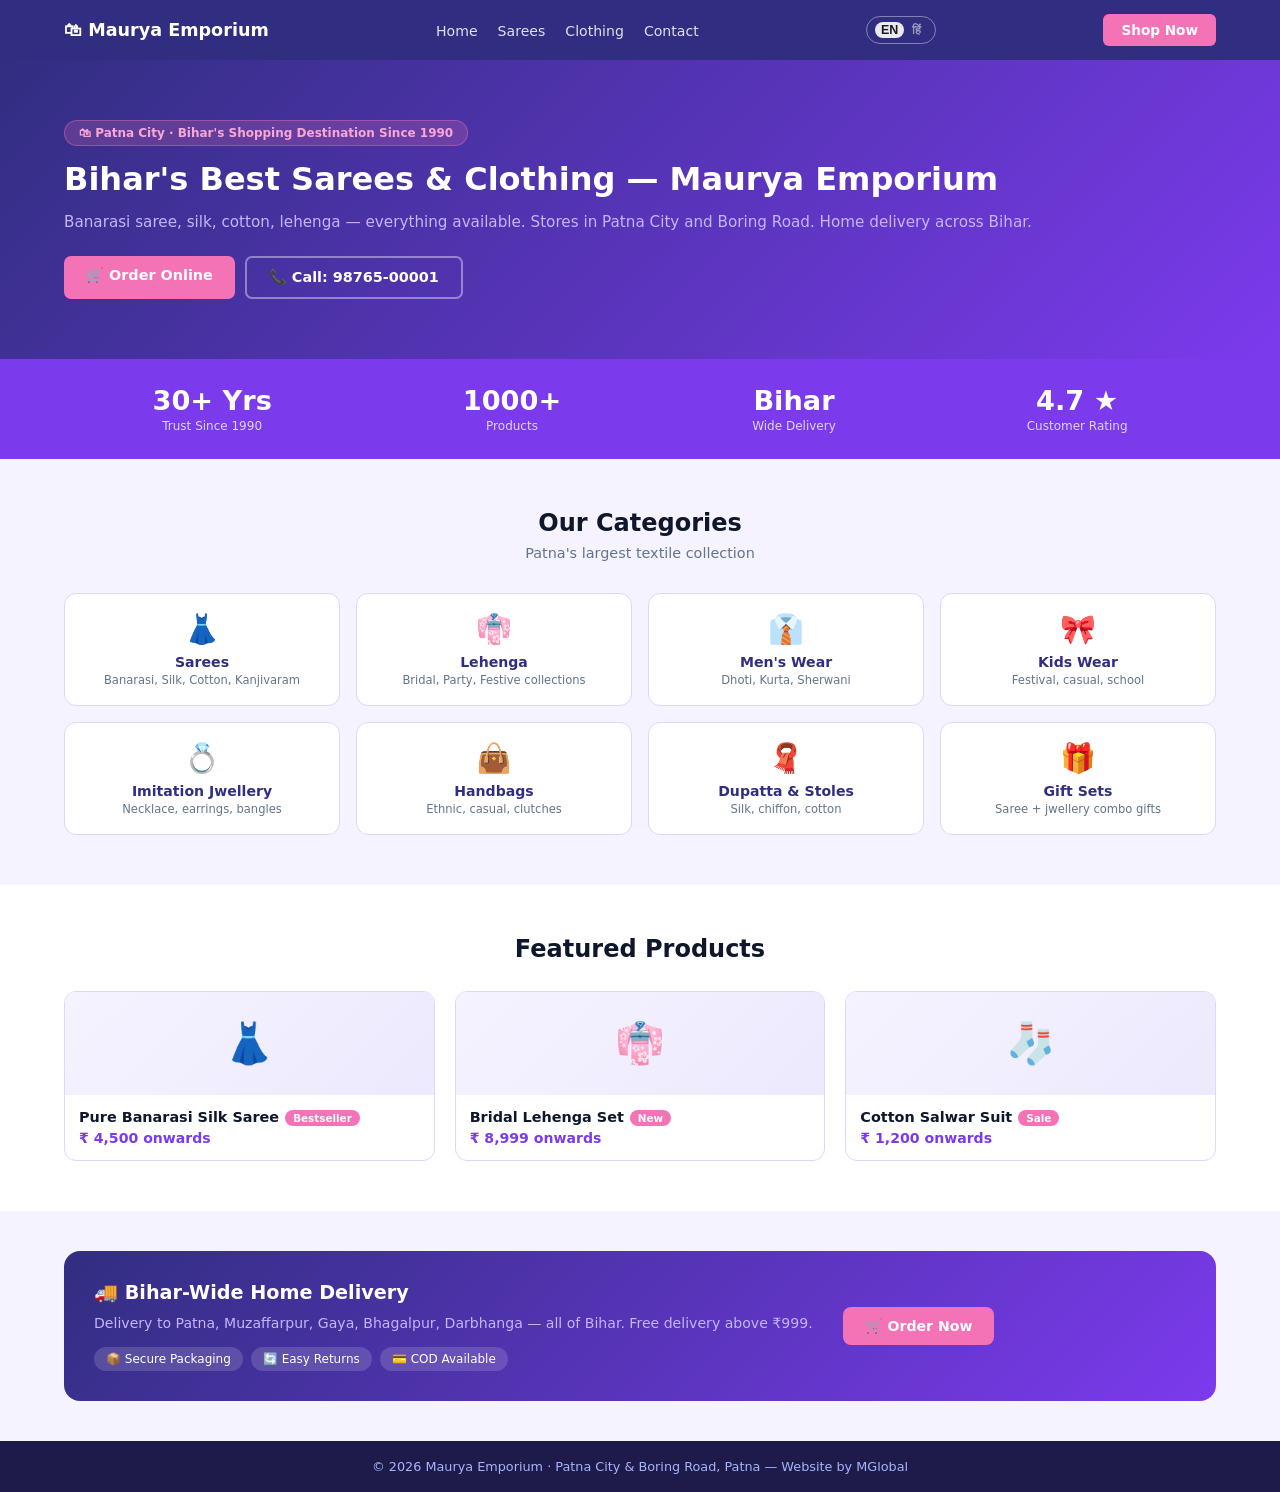
<file: templates/retail.html>
<!DOCTYPE html>
<html lang="en">
<head>
  <meta charset="UTF-8"/><meta name="viewport" content="width=device-width,initial-scale=1.0"/>
  <title>Maurya Emporium — Patna City, Bihar</title>
  <style>
    *{box-sizing:border-box;margin:0;padding:0;}
    body{font-family:'Segoe UI',system-ui,sans-serif;color:#334155;}
    nav{background:#312e81;padding:0 5%;display:flex;align-items:center;justify-content:space-between;height:60px;}
    .logo{color:white;font-weight:800;font-size:1.1rem;}
    .nav-links{display:flex;gap:20px;list-style:none;}
    .nav-links a{color:rgba(255,255,255,.85);text-decoration:none;font-size:.88rem;}
    .nav-btn{background:#f472b6;color:white;padding:8px 18px;border-radius:6px;font-weight:700;font-size:.85rem;text-decoration:none;}
    .hero{background:linear-gradient(135deg,#312e81,#7c3aed);padding:60px 5%;display:flex;align-items:center;gap:40px;color:white;}
    .hero-text{flex:1;}
    .badge{display:inline-block;background:rgba(244,114,182,.2);border:1px solid rgba(244,114,182,.4);color:#f9a8d4;padding:5px 14px;border-radius:100px;font-size:.75rem;font-weight:700;margin-bottom:14px;}
    .hero h1{font-size:2rem;font-weight:800;margin-bottom:12px;line-height:1.2;}
    .hero p{color:#c4b5fd;margin-bottom:20px;font-size:.95rem;line-height:1.7;}
    .hero-btns{display:flex;gap:10px;flex-wrap:wrap;}
    .btn-p{background:#f472b6;color:white;padding:11px 22px;border-radius:7px;font-weight:700;text-decoration:none;font-size:.9rem;}
    .btn-wh{border:2px solid rgba(255,255,255,.4);color:white;padding:11px 22px;border-radius:7px;font-weight:600;text-decoration:none;font-size:.9rem;}
    .stats-bar{background:#7c3aed;display:flex;justify-content:space-around;padding:26px 5%;flex-wrap:wrap;gap:14px;}
    .stat{text-align:center;}
    .stat .num{font-size:1.7rem;font-weight:800;color:white;}
    .stat .lbl{font-size:.75rem;color:#ddd6fe;margin-top:3px;}
    .categories{padding:50px 5%;background:#f5f3ff;}
    .section-title{text-align:center;font-size:1.5rem;font-weight:800;margin-bottom:8px;color:#0f172a;}
    .section-sub{text-align:center;color:#64748b;margin-bottom:32px;font-size:.9rem;}
    .cat-grid{display:grid;grid-template-columns:repeat(4,1fr);gap:16px;}
    .ccat{background:white;border-radius:12px;padding:18px;text-align:center;border:1px solid #ddd6fe;transition:transform .2s;}
    .ccat:hover{transform:translateY(-4px);}
    .cc-icon{font-size:1.8rem;margin-bottom:8px;}
    .cc-name{font-weight:700;font-size:.88rem;color:#312e81;margin-bottom:3px;}
    .cc-items{font-size:.72rem;color:#64748b;}
    .featured{padding:50px 5%;background:white;}
    .feat-grid{display:grid;grid-template-columns:repeat(3,1fr);gap:20px;margin-top:28px;}
    .fcard{border-radius:12px;overflow:hidden;border:1px solid #ddd6fe;}
    .fcard-top{background:linear-gradient(135deg,#f5f3ff,#ede9fe);padding:28px;text-align:center;font-size:2.5rem;}
    .fcard-body{padding:14px;}
    .fcard-name{font-weight:700;font-size:.9rem;margin-bottom:4px;color:#0f172a;}
    .fcard-price{font-size:.88rem;font-weight:800;color:#7c3aed;}
    .fcard-badge{display:inline-block;background:#f472b6;color:white;padding:2px 8px;border-radius:100px;font-size:.65rem;font-weight:700;margin-left:6px;}
    .delivery{padding:40px 5%;background:#f5f3ff;}
    .del-card{background:linear-gradient(135deg,#312e81,#7c3aed);border-radius:16px;padding:30px;color:white;display:flex;align-items:center;gap:30px;flex-wrap:wrap;}
    .del-text h3{font-size:1.2rem;font-weight:800;margin-bottom:8px;}
    .del-text p{color:#c4b5fd;font-size:.88rem;line-height:1.6;}
    .del-badges{display:flex;gap:8px;flex-wrap:wrap;margin-top:12px;}
    .dbadge{background:rgba(255,255,255,.15);padding:5px 12px;border-radius:100px;font-size:.75rem;}
    .del-btn{background:#f472b6;color:white;padding:11px 22px;border-radius:8px;font-weight:700;font-size:.88rem;text-decoration:none;white-space:nowrap;}
    footer{background:#1e1b4b;color:#a5b4fc;text-align:center;padding:18px;font-size:.8rem;}
    @media(max-width:700px){.cat-grid{grid-template-columns:1fr 1fr;}.feat-grid{grid-template-columns:1fr;}.hero{flex-direction:column;}}

    /* ── Language Toggle ── */
    .lang-toggle{display:inline-flex;align-items:center;gap:2px;background:transparent;border:1.5px solid rgba(255,255,255,.4);border-radius:20px;padding:5px 8px;cursor:pointer;font-size:.78rem;font-weight:700;color:rgba(255,255,255,.85);white-space:nowrap;line-height:1;}
    .lang-toggle:hover{background:rgba(255,255,255,.15);}
    .lang-pill{padding:2px 6px;border-radius:10px;transition:background .2s,color .2s;}
    .lang-pill.lang-active{background:rgba(255,255,255,.9);color:#1a1a1a;}
    .lang-pill.lang-inactive{color:rgba(255,255,255,.5);}
  </style>
</head>
<body>
<nav>
  <div class="logo">🛍 Maurya Emporium</div>
  <ul class="nav-links">
    <li><a href="#">Home</a></li><li><a href="#">Sarees</a></li><li><a href="#">Clothing</a></li><li><a href="#">Contact</a></li>
  </ul>
  <button class="lang-toggle" onclick="toggleLanguage()"><span class="lang-pill lang-active">EN</span><span class="lang-pill lang-inactive">हिं</span></button><a href="../pages/book.html?category=retail&business=Maurya+Emporium+Patna" class="nav-btn">Shop Now</a>
</nav>

<div class="hero">
  <div class="hero-text">
    <span class="badge" data-i18n="t.ret.hero.badge">🛍 Patna City · Bihar's Shopping Destination Since 1990</span>
    <h1 data-i18n="t.ret.hero.h1">Bihar's Best Sarees & Clothing — Maurya Emporium</h1>
    <p data-i18n="t.ret.hero.p">Banarasi saree, silk, cotton, lehenga — everything available. Stores in Patna City and Boring Road. Home delivery across Bihar.</p>
    <div class="hero-btns">
      <a href="../pages/book.html?category=retail&business=Maurya+Emporium+Patna" class="btn-p" data-i18n="t.ret.hero.btn1">🛒 Order Online</a>
      <a href="tel:9876500001" class="btn-wh">📞 Call: 98765-00001</a>
    </div>
  </div>
</div>

<div class="stats-bar">
  <div class="stat"><div class="num">30+ Yrs</div><div class="lbl">Trust Since 1990</div></div>
  <div class="stat"><div class="num">1000+</div><div class="lbl">Products</div></div>
  <div class="stat"><div class="num">Bihar</div><div class="lbl">Wide Delivery</div></div>
  <div class="stat"><div class="num">4.7 ★</div><div class="lbl">Customer Rating</div></div>
</div>

<section class="categories">
  <div class="section-title" data-i18n="t.ret.cat.title">Our Categories</div>
  <div class="section-sub" data-i18n="t.ret.cat.sub">Patna's largest textile collection</div>
  <div class="cat-grid">
    <div class="ccat"><div class="cc-icon">👗</div><div class="cc-name">Sarees</div><div class="cc-items">Banarasi, Silk, Cotton, Kanjivaram</div></div>
    <div class="ccat"><div class="cc-icon">👘</div><div class="cc-name">Lehenga</div><div class="cc-items">Bridal, Party, Festive collections</div></div>
    <div class="ccat"><div class="cc-icon">👔</div><div class="cc-name">Men's Wear</div><div class="cc-items">Dhoti, Kurta, Sherwani</div></div>
    <div class="ccat"><div class="cc-icon">🎀</div><div class="cc-name">Kids Wear</div><div class="cc-items">Festival, casual, school</div></div>
    <div class="ccat"><div class="cc-icon">💍</div><div class="cc-name">Imitation Jwellery</div><div class="cc-items">Necklace, earrings, bangles</div></div>
    <div class="ccat"><div class="cc-icon">👜</div><div class="cc-name">Handbags</div><div class="cc-items">Ethnic, casual, clutches</div></div>
    <div class="ccat"><div class="cc-icon">🧣</div><div class="cc-name">Dupatta & Stoles</div><div class="cc-items">Silk, chiffon, cotton</div></div>
    <div class="ccat"><div class="cc-icon">🎁</div><div class="cc-name">Gift Sets</div><div class="cc-items">Saree + jwellery combo gifts</div></div>
  </div>
</section>

<section class="featured">
  <div class="section-title">Featured Products</div>
  <div class="feat-grid">
    <div class="fcard"><div class="fcard-top">👗</div><div class="fcard-body"><div class="fcard-name">Pure Banarasi Silk Saree<span class="fcard-badge">Bestseller</span></div><div class="fcard-price">₹ 4,500 onwards</div></div></div>
    <div class="fcard"><div class="fcard-top">👘</div><div class="fcard-body"><div class="fcard-name">Bridal Lehenga Set<span class="fcard-badge">New</span></div><div class="fcard-price">₹ 8,999 onwards</div></div></div>
    <div class="fcard"><div class="fcard-top">🧦</div><div class="fcard-body"><div class="fcard-name">Cotton Salwar Suit<span class="fcard-badge">Sale</span></div><div class="fcard-price">₹ 1,200 onwards</div></div></div>
  </div>
</section>

<section class="delivery">
  <div class="del-card">
    <div class="del-text">
      <h3 data-i18n="t.ret.del.h3">🚚 Bihar-Wide Home Delivery</h3>
      <p data-i18n="t.ret.del.p">Delivery to Patna, Muzaffarpur, Gaya, Bhagalpur, Darbhanga — all of Bihar. Free delivery above ₹999.</p>
      <div class="del-badges">
        <span class="dbadge">📦 Secure Packaging</span>
        <span class="dbadge">🔄 Easy Returns</span>
        <span class="dbadge">💳 COD Available</span>
      </div>
    </div>
    <a href="../pages/book.html?category=retail&business=Maurya+Emporium+Patna" class="del-btn">🛒 Order Now</a>
  </div>
</section>

<footer>© 2026 Maurya Emporium · Patna City & Boring Road, Patna — Website by MGlobal</footer>
<script src="../js/i18n.js"></script>
</body>
</html>
</file>
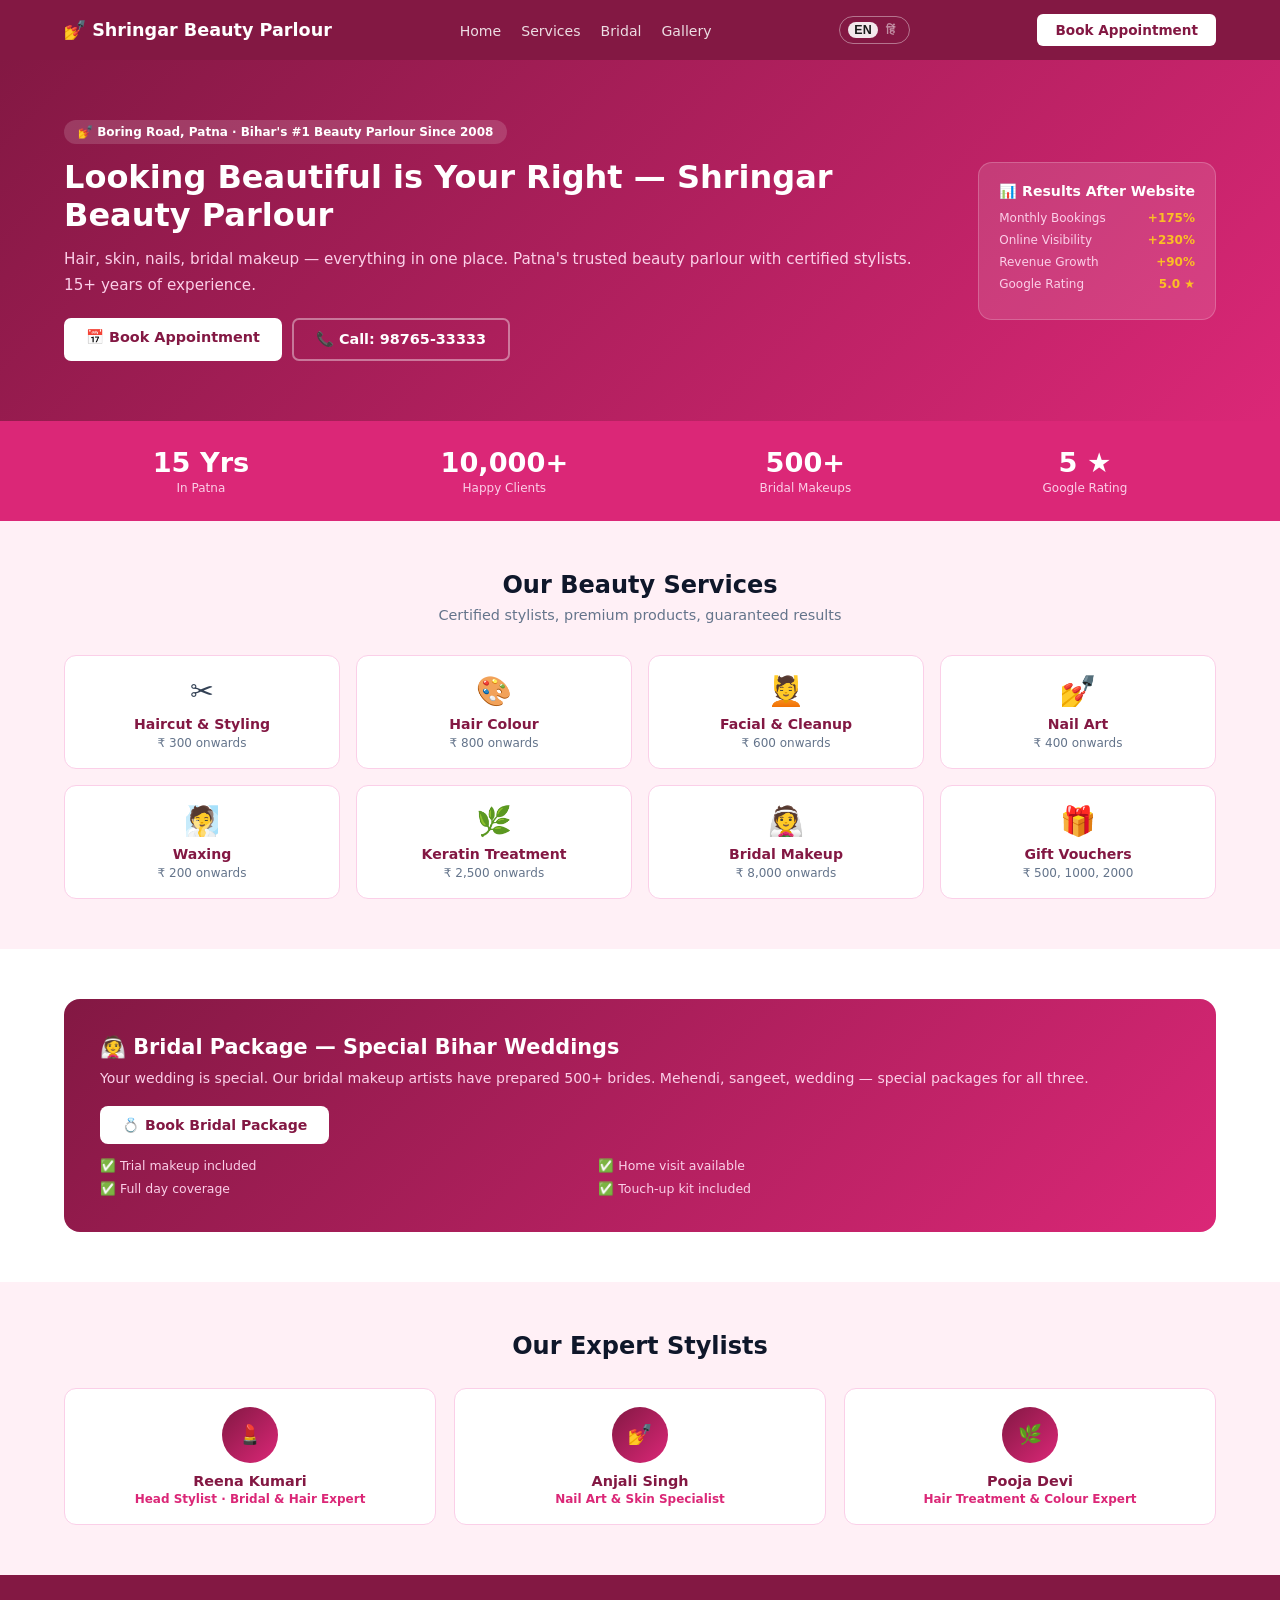
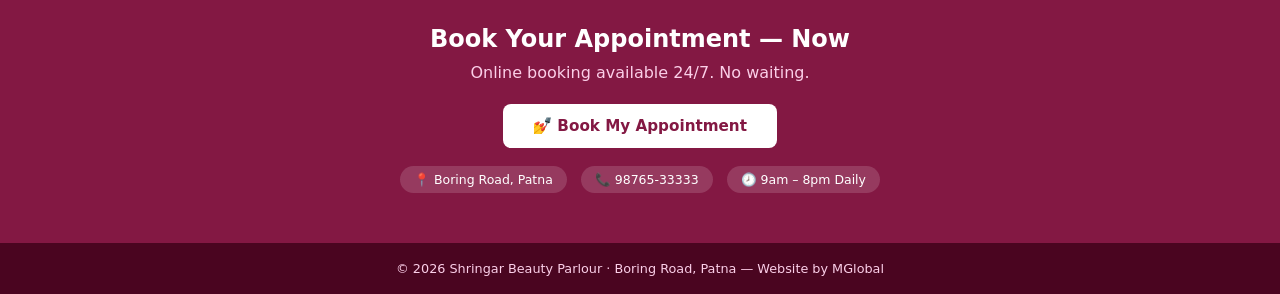
<file: templates/salon.html>
<!DOCTYPE html>
<html lang="en">
<head>
  <meta charset="UTF-8"/><meta name="viewport" content="width=device-width,initial-scale=1.0"/>
  <title>Shringar Beauty Parlour — Boring Road, Patna</title>
  <style>
    *{box-sizing:border-box;margin:0;padding:0;}
    body{font-family:'Segoe UI',system-ui,sans-serif;color:#334155;}
    nav{background:#831843;padding:0 5%;display:flex;align-items:center;justify-content:space-between;height:60px;}
    .logo{color:white;font-weight:800;font-size:1.1rem;}
    .nav-links{display:flex;gap:20px;list-style:none;}
    .nav-links a{color:rgba(255,255,255,.85);text-decoration:none;font-size:.88rem;}
    .nav-btn{background:white;color:#831843;padding:8px 18px;border-radius:6px;font-weight:700;font-size:.85rem;text-decoration:none;}
    .hero{background:linear-gradient(135deg,#831843,#db2777);padding:60px 5%;color:white;display:flex;align-items:center;gap:40px;}
    .hero-text{flex:1;}
    .badge{display:inline-block;background:rgba(255,255,255,.15);padding:5px 14px;border-radius:100px;font-size:.75rem;font-weight:700;margin-bottom:14px;}
    .hero h1{font-size:2rem;font-weight:800;margin-bottom:12px;line-height:1.2;}
    .hero p{color:#fbcfe8;margin-bottom:20px;font-size:.95rem;line-height:1.7;}
    .hero-btns{display:flex;gap:10px;flex-wrap:wrap;}
    .btn-w{background:white;color:#831843;padding:11px 22px;border-radius:7px;font-weight:700;text-decoration:none;font-size:.9rem;}
    .btn-wh{border:2px solid rgba(255,255,255,.4);color:white;padding:11px 22px;border-radius:7px;font-weight:600;text-decoration:none;font-size:.9rem;}
    .hero-card{background:rgba(255,255,255,.12);border-radius:14px;padding:20px;border:1px solid rgba(255,255,255,.2);min-width:200px;}
    .hc-title{font-weight:700;font-size:.88rem;margin-bottom:12px;}
    .hc-row{display:flex;justify-content:space-between;margin-bottom:8px;}
    .hc-l{font-size:.75rem;color:#fbcfe8;}
    .hc-v{font-size:.75rem;font-weight:700;color:#fbbf24;}
    .stats-bar{background:#db2777;display:flex;justify-content:space-around;padding:26px 5%;flex-wrap:wrap;gap:14px;}
    .stat{text-align:center;}
    .stat .num{font-size:1.7rem;font-weight:800;color:white;}
    .stat .lbl{font-size:.75rem;color:#fbcfe8;margin-top:3px;}
    .services{padding:50px 5%;background:#fff0f6;}
    .section-title{text-align:center;font-size:1.5rem;font-weight:800;margin-bottom:8px;color:#0f172a;}
    .section-sub{text-align:center;color:#64748b;margin-bottom:32px;font-size:.9rem;}
    .svc-grid{display:grid;grid-template-columns:repeat(4,1fr);gap:16px;}
    .svc-card{background:white;border-radius:12px;padding:18px;text-align:center;border:1px solid #fbcfe8;transition:transform .2s,box-shadow .2s;}
    .svc-card:hover{transform:translateY(-4px);box-shadow:0 8px 20px rgba(219,39,119,.1);}
    .sc-icon{font-size:1.8rem;margin-bottom:8px;}
    .sc-name{font-weight:700;font-size:.88rem;color:#831843;margin-bottom:4px;}
    .sc-price{font-size:.75rem;color:#64748b;}
    .bridal{padding:50px 5%;background:white;}
    .bridal-card{background:linear-gradient(135deg,#831843,#db2777);border-radius:16px;padding:36px;color:white;display:flex;align-items:center;gap:30px;flex-wrap:wrap;}
    .bridal-text h2{font-size:1.3rem;font-weight:800;margin-bottom:8px;}
    .bridal-text p{color:#fbcfe8;font-size:.88rem;line-height:1.6;margin-bottom:16px;}
    .bridal-btn{background:white;color:#831843;padding:11px 22px;border-radius:8px;font-weight:700;font-size:.88rem;text-decoration:none;display:inline-block;}
    .bridal-features{display:grid;grid-template-columns:1fr 1fr;gap:8px;margin-top:14px;}
    .bf{font-size:.78rem;color:#fbcfe8;display:flex;align-items:center;gap:6px;}
    .stylists{padding:50px 5%;background:#fff0f6;}
    .stylist-grid{display:grid;grid-template-columns:repeat(3,1fr);gap:18px;margin-top:28px;}
    .stcard{background:white;border-radius:12px;padding:18px;text-align:center;border:1px solid #fbcfe8;}
    .st-avatar{width:56px;height:56px;border-radius:50%;background:linear-gradient(135deg,#831843,#db2777);display:flex;align-items:center;justify-content:center;font-size:1.2rem;margin:0 auto 10px;}
    .st-name{font-weight:800;font-size:.9rem;margin-bottom:3px;color:#831843;}
    .st-spec{font-size:.75rem;color:#db2777;font-weight:600;}
    .book-s{background:#831843;padding:50px 5%;text-align:center;color:white;}
    .book-s h2{font-size:1.5rem;font-weight:800;margin-bottom:10px;}
    .book-s p{color:#fbcfe8;margin-bottom:22px;}
    .book-btn{background:white;color:#831843;padding:13px 30px;border-radius:8px;font-weight:800;font-size:.95rem;text-decoration:none;display:inline-block;}
    footer{background:#4a0520;color:#fbcfe8;text-align:center;padding:18px;font-size:.8rem;}
    @media(max-width:700px){.svc-grid{grid-template-columns:1fr 1fr;}.stylist-grid{grid-template-columns:1fr;}.hero{flex-direction:column;}}

    /* ── Language Toggle ── */
    .lang-toggle{display:inline-flex;align-items:center;gap:2px;background:transparent;border:1.5px solid rgba(255,255,255,.4);border-radius:20px;padding:5px 8px;cursor:pointer;font-size:.78rem;font-weight:700;color:rgba(255,255,255,.85);white-space:nowrap;line-height:1;}
    .lang-toggle:hover{background:rgba(255,255,255,.15);}
    .lang-pill{padding:2px 6px;border-radius:10px;transition:background .2s,color .2s;}
    .lang-pill.lang-active{background:rgba(255,255,255,.9);color:#1a1a1a;}
    .lang-pill.lang-inactive{color:rgba(255,255,255,.5);}
  </style>
</head>
<body>
<nav>
  <div class="logo">💅 Shringar Beauty Parlour</div>
  <ul class="nav-links">
    <li><a href="#">Home</a></li><li><a href="#">Services</a></li><li><a href="#">Bridal</a></li><li><a href="#">Gallery</a></li>
  </ul>
  <button class="lang-toggle" onclick="toggleLanguage()"><span class="lang-pill lang-active">EN</span><span class="lang-pill lang-inactive">हिं</span></button><a href="../pages/book.html?category=salon&business=Shringar+Beauty+Parlour" class="nav-btn" data-i18n="t.sal.nav.btn">Book Appointment</a>
</nav>

<div class="hero">
  <div class="hero-text">
    <span class="badge" data-i18n="t.sal.hero.badge">💅 Boring Road, Patna · Bihar's #1 Beauty Parlour Since 2008</span>
    <h1 data-i18n="t.sal.hero.h1">Looking Beautiful is Your Right — Shringar Beauty Parlour</h1>
    <p data-i18n="t.sal.hero.p">Hair, skin, nails, bridal makeup — everything in one place. Patna's trusted beauty parlour with certified stylists. 15+ years of experience.</p>
    <div class="hero-btns">
      <a href="../pages/book.html?category=salon&business=Shringar+Beauty+Parlour" class="btn-w" data-i18n="t.sal.hero.btn1">📅 Book Appointment</a>
      <a href="tel:9876533333" class="btn-wh">📞 Call: 98765-33333</a>
    </div>
  </div>
  <div class="hero-card">
    <div class="hc-title">📊 Results After Website</div>
    <div class="hc-row"><span class="hc-l">Monthly Bookings</span><span class="hc-v">+175%</span></div>
    <div class="hc-row"><span class="hc-l">Online Visibility</span><span class="hc-v">+230%</span></div>
    <div class="hc-row"><span class="hc-l">Revenue Growth</span><span class="hc-v">+90%</span></div>
    <div class="hc-row"><span class="hc-l">Google Rating</span><span class="hc-v">5.0 ★</span></div>
  </div>
</div>

<div class="stats-bar">
  <div class="stat"><div class="num">15 Yrs</div><div class="lbl">In Patna</div></div>
  <div class="stat"><div class="num">10,000+</div><div class="lbl">Happy Clients</div></div>
  <div class="stat"><div class="num">500+</div><div class="lbl">Bridal Makeups</div></div>
  <div class="stat"><div class="num">5 ★</div><div class="lbl">Google Rating</div></div>
</div>

<section class="services">
  <div class="section-title" data-i18n="t.sal.svc.title">Our Beauty Services</div>
  <div class="section-sub">Certified stylists, premium products, guaranteed results</div>
  <div class="svc-grid">
    <div class="svc-card"><div class="sc-icon">✂️</div><div class="sc-name">Haircut & Styling</div><div class="sc-price">₹ 300 onwards</div></div>
    <div class="svc-card"><div class="sc-icon">🎨</div><div class="sc-name">Hair Colour</div><div class="sc-price">₹ 800 onwards</div></div>
    <div class="svc-card"><div class="sc-icon">💆</div><div class="sc-name">Facial & Cleanup</div><div class="sc-price">₹ 600 onwards</div></div>
    <div class="svc-card"><div class="sc-icon">💅</div><div class="sc-name">Nail Art</div><div class="sc-price">₹ 400 onwards</div></div>
    <div class="svc-card"><div class="sc-icon">🧖</div><div class="sc-name">Waxing</div><div class="sc-price">₹ 200 onwards</div></div>
    <div class="svc-card"><div class="sc-icon">🌿</div><div class="sc-name">Keratin Treatment</div><div class="sc-price">₹ 2,500 onwards</div></div>
    <div class="svc-card"><div class="sc-icon">👰</div><div class="sc-name">Bridal Makeup</div><div class="sc-price">₹ 8,000 onwards</div></div>
    <div class="svc-card"><div class="sc-icon">🎁</div><div class="sc-name">Gift Vouchers</div><div class="sc-price">₹ 500, 1000, 2000</div></div>
  </div>
</section>

<section class="bridal">
  <div class="bridal-card">
    <div class="bridal-text">
      <h2>👰 Bridal Package — Special Bihar Weddings</h2>
      <p data-i18n="t.sal.bridal.p">Your wedding is special. Our bridal makeup artists have prepared 500+ brides. Mehendi, sangeet, wedding — special packages for all three.</p>
      <a href="../pages/book.html?category=salon&business=Shringar+Bridal+Package" class="bridal-btn" data-i18n="t.sal.bridal.btn">💍 Book Bridal Package</a>
      <div class="bridal-features">
        <div class="bf">✅ Trial makeup included</div>
        <div class="bf">✅ Home visit available</div>
        <div class="bf">✅ Full day coverage</div>
        <div class="bf">✅ Touch-up kit included</div>
      </div>
    </div>
  </div>
</section>

<section class="stylists">
  <div class="section-title" data-i18n="t.sal.styl.title">Our Expert Stylists</div>
  <div class="stylist-grid">
    <div class="stcard"><div class="st-avatar">💄</div><div class="st-name">Reena Kumari</div><div class="st-spec">Head Stylist · Bridal & Hair Expert</div></div>
    <div class="stcard"><div class="st-avatar">💅</div><div class="st-name">Anjali Singh</div><div class="st-spec">Nail Art & Skin Specialist</div></div>
    <div class="stcard"><div class="st-avatar">🌿</div><div class="st-name">Pooja Devi</div><div class="st-spec">Hair Treatment & Colour Expert</div></div>
  </div>
</section>

<div class="book-s">
  <h2 data-i18n="t.sal.book.h2">Book Your Appointment — Now</h2>
  <p data-i18n="t.sal.book.p">Online booking available 24/7. No waiting.</p>
  <a href="../pages/book.html?category=salon&business=Shringar+Beauty+Parlour" class="book-btn">💅 Book My Appointment</a>
  <div style="margin-top:18px;display:flex;justify-content:center;gap:14px;flex-wrap:wrap;">
    <span style="background:rgba(255,255,255,.15);padding:6px 14px;border-radius:100px;font-size:.78rem;">📍 Boring Road, Patna</span>
    <span style="background:rgba(255,255,255,.15);padding:6px 14px;border-radius:100px;font-size:.78rem;">📞 98765-33333</span>
    <span style="background:rgba(255,255,255,.15);padding:6px 14px;border-radius:100px;font-size:.78rem;">🕗 9am – 8pm Daily</span>
  </div>
</div>
<footer>© 2026 Shringar Beauty Parlour · Boring Road, Patna — Website by MGlobal</footer>
<script src="../js/i18n.js"></script>
</body>
</html>
</file>
